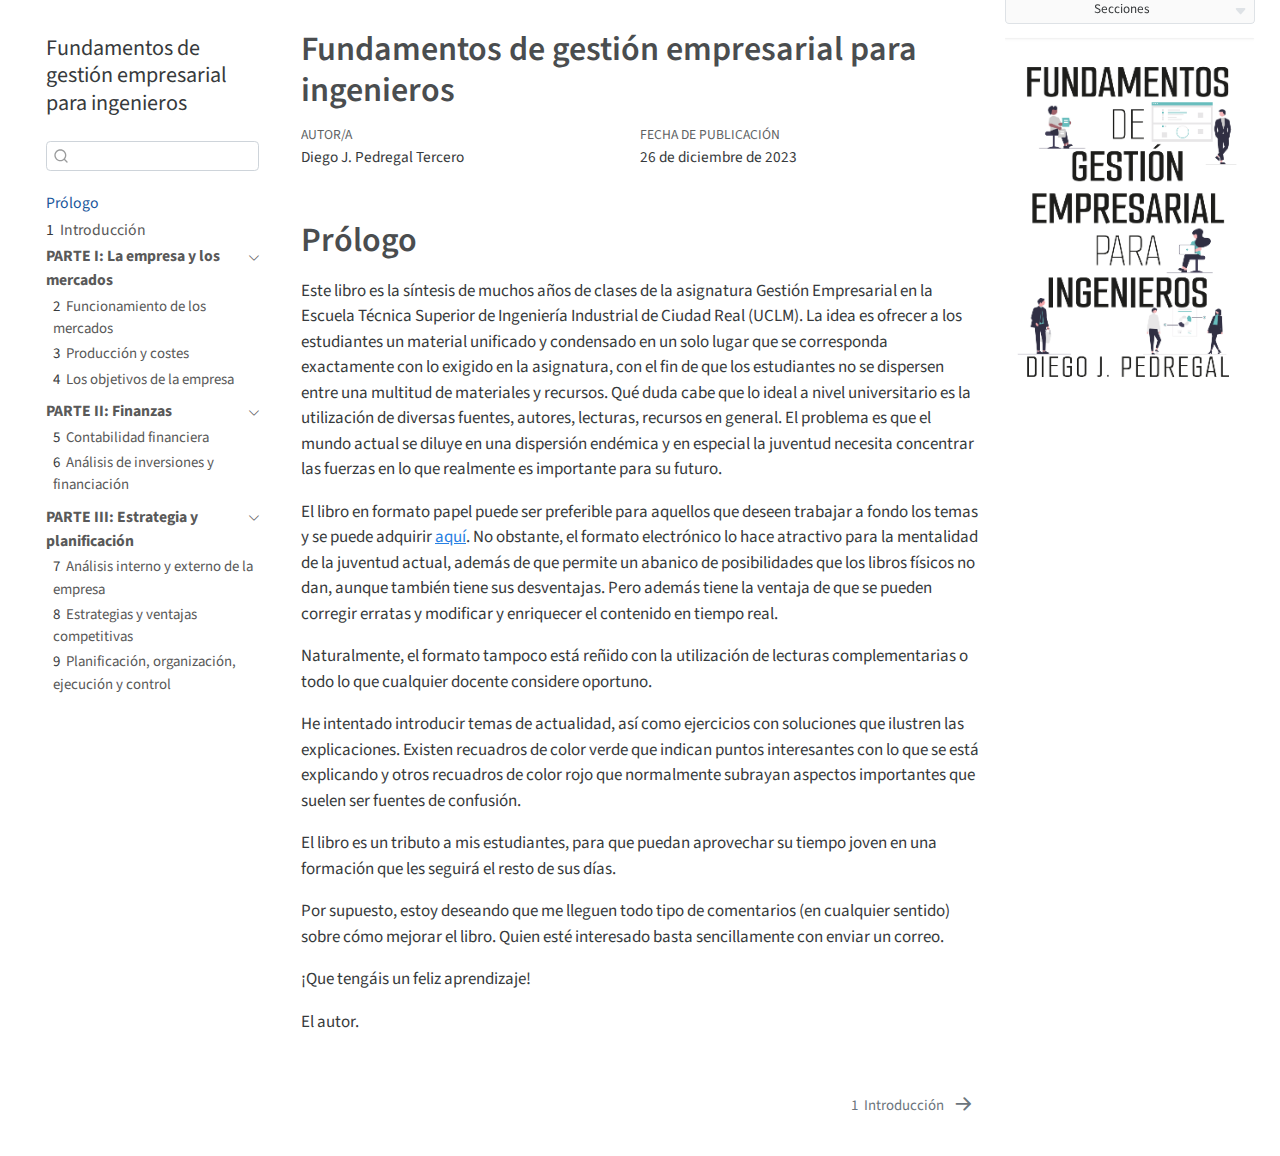
<file: index.html>
<!DOCTYPE html>
<html xmlns="http://www.w3.org/1999/xhtml" lang="es" xml:lang="es"><head>

<meta charset="utf-8">
<meta name="generator" content="quarto-1.3.450">

<meta name="viewport" content="width=device-width, initial-scale=1.0, user-scalable=yes">

<meta name="author" content="Diego J. Pedregal Tercero">

<title>Fundamentos de gestión empresarial para ingenieros</title>
<style>
code{white-space: pre-wrap;}
span.smallcaps{font-variant: small-caps;}
div.columns{display: flex; gap: min(4vw, 1.5em);}
div.column{flex: auto; overflow-x: auto;}
div.hanging-indent{margin-left: 1.5em; text-indent: -1.5em;}
ul.task-list{list-style: none;}
ul.task-list li input[type="checkbox"] {
  width: 0.8em;
  margin: 0 0.8em 0.2em -1em; /* quarto-specific, see https://github.com/quarto-dev/quarto-cli/issues/4556 */ 
  vertical-align: middle;
}
</style>


<script src="site_libs/quarto-nav/quarto-nav.js"></script>
<script src="site_libs/quarto-nav/headroom.min.js"></script>
<script src="site_libs/clipboard/clipboard.min.js"></script>
<script src="site_libs/quarto-search/autocomplete.umd.js"></script>
<script src="site_libs/quarto-search/fuse.min.js"></script>
<script src="site_libs/quarto-search/quarto-search.js"></script>
<meta name="quarto:offset" content="./">
<link href="./01-intro.html" rel="next">
<script src="site_libs/quarto-html/quarto.js"></script>
<script src="site_libs/quarto-html/popper.min.js"></script>
<script src="site_libs/quarto-html/tippy.umd.min.js"></script>
<script src="site_libs/quarto-html/anchor.min.js"></script>
<link href="site_libs/quarto-html/tippy.css" rel="stylesheet">
<link href="site_libs/quarto-html/quarto-syntax-highlighting.css" rel="stylesheet" id="quarto-text-highlighting-styles">
<script src="site_libs/bootstrap/bootstrap.min.js"></script>
<link href="site_libs/bootstrap/bootstrap-icons.css" rel="stylesheet">
<link href="site_libs/bootstrap/bootstrap.min.css" rel="stylesheet" id="quarto-bootstrap" data-mode="light">
<script id="quarto-search-options" type="application/json">{
  "location": "sidebar",
  "copy-button": false,
  "collapse-after": 3,
  "panel-placement": "start",
  "type": "textbox",
  "limit": 20,
  "language": {
    "search-no-results-text": "Sin resultados",
    "search-matching-documents-text": "documentos encontrados",
    "search-copy-link-title": "Copiar el enlace en la búsqueda",
    "search-hide-matches-text": "Ocultar resultados adicionales",
    "search-more-match-text": "resultado adicional en este documento",
    "search-more-matches-text": "resultados adicionales en este documento",
    "search-clear-button-title": "Borrar",
    "search-detached-cancel-button-title": "Cancelar",
    "search-submit-button-title": "Enviar",
    "search-label": "Buscar"
  }
}</script>


</head>

<body class="nav-sidebar floating slimcontent">

<div id="quarto-search-results"></div>
  <header id="quarto-header" class="headroom fixed-top">
  <nav class="quarto-secondary-nav">
    <div class="container-fluid d-flex">
      <button type="button" class="quarto-btn-toggle btn" data-bs-toggle="collapse" data-bs-target="#quarto-sidebar,#quarto-sidebar-glass" aria-controls="quarto-sidebar" aria-expanded="false" aria-label="Alternar barra lateral" onclick="if (window.quartoToggleHeadroom) { window.quartoToggleHeadroom(); }">
        <i class="bi bi-layout-text-sidebar-reverse"></i>
      </button>
      <nav class="quarto-page-breadcrumbs" aria-label="breadcrumb"><ol class="breadcrumb"><li class="breadcrumb-item"><a href="./index.html">Prólogo</a></li></ol></nav>
      <a class="flex-grow-1" role="button" data-bs-toggle="collapse" data-bs-target="#quarto-sidebar,#quarto-sidebar-glass" aria-controls="quarto-sidebar" aria-expanded="false" aria-label="Alternar barra lateral" onclick="if (window.quartoToggleHeadroom) { window.quartoToggleHeadroom(); }">      
      </a>
      <button type="button" class="btn quarto-search-button" aria-label="" onclick="window.quartoOpenSearch();">
        <i class="bi bi-search"></i>
      </button>
    </div>
  </nav>
</header>
<!-- content -->
<div id="quarto-content" class="quarto-container page-columns page-rows-contents page-layout-article">
<!-- sidebar -->
  <nav id="quarto-sidebar" class="sidebar collapse collapse-horizontal sidebar-navigation floating overflow-auto">
    <div class="pt-lg-2 mt-2 text-left sidebar-header">
    <div class="sidebar-title mb-0 py-0">
      <a href="./">Fundamentos de gestión empresarial para ingenieros</a> 
    </div>
      </div>
        <div class="mt-2 flex-shrink-0 align-items-center">
        <div class="sidebar-search">
        <div id="quarto-search" class="" title="Buscar"></div>
        </div>
        </div>
    <div class="sidebar-menu-container"> 
    <ul class="list-unstyled mt-1">
        <li class="sidebar-item">
  <div class="sidebar-item-container"> 
  <a href="./index.html" class="sidebar-item-text sidebar-link active">
 <span class="menu-text">Prólogo</span></a>
  </div>
</li>
        <li class="sidebar-item">
  <div class="sidebar-item-container"> 
  <a href="./01-intro.html" class="sidebar-item-text sidebar-link">
 <span class="menu-text"><span class="chapter-number">1</span>&nbsp; <span class="chapter-title">Introducción</span></span></a>
  </div>
</li>
        <li class="sidebar-item sidebar-item-section">
      <div class="sidebar-item-container"> 
            <a class="sidebar-item-text sidebar-link text-start" data-bs-toggle="collapse" data-bs-target="#quarto-sidebar-section-1" aria-expanded="true">
 <span class="menu-text"><strong>PARTE I: La empresa y los mercados</strong></span></a>
          <a class="sidebar-item-toggle text-start" data-bs-toggle="collapse" data-bs-target="#quarto-sidebar-section-1" aria-expanded="true" aria-label="Alternar sección">
            <i class="bi bi-chevron-right ms-2"></i>
          </a> 
      </div>
      <ul id="quarto-sidebar-section-1" class="collapse list-unstyled sidebar-section depth1 show">  
          <li class="sidebar-item">
  <div class="sidebar-item-container"> 
  <a href="./02-mercado.html" class="sidebar-item-text sidebar-link">
 <span class="menu-text"><span class="chapter-number">2</span>&nbsp; <span class="chapter-title">Funcionamiento de los mercados</span></span></a>
  </div>
</li>
          <li class="sidebar-item">
  <div class="sidebar-item-container"> 
  <a href="./03-costes.html" class="sidebar-item-text sidebar-link">
 <span class="menu-text"><span class="chapter-number">3</span>&nbsp; <span class="chapter-title">Producción y costes</span></span></a>
  </div>
</li>
          <li class="sidebar-item">
  <div class="sidebar-item-container"> 
  <a href="./04-objetivos.html" class="sidebar-item-text sidebar-link">
 <span class="menu-text"><span class="chapter-number">4</span>&nbsp; <span class="chapter-title">Los objetivos de la empresa</span></span></a>
  </div>
</li>
      </ul>
  </li>
        <li class="sidebar-item sidebar-item-section">
      <div class="sidebar-item-container"> 
            <a class="sidebar-item-text sidebar-link text-start" data-bs-toggle="collapse" data-bs-target="#quarto-sidebar-section-2" aria-expanded="true">
 <span class="menu-text"><strong>PARTE II: Finanzas</strong></span></a>
          <a class="sidebar-item-toggle text-start" data-bs-toggle="collapse" data-bs-target="#quarto-sidebar-section-2" aria-expanded="true" aria-label="Alternar sección">
            <i class="bi bi-chevron-right ms-2"></i>
          </a> 
      </div>
      <ul id="quarto-sidebar-section-2" class="collapse list-unstyled sidebar-section depth1 show">  
          <li class="sidebar-item">
  <div class="sidebar-item-container"> 
  <a href="./05-contabilidad.html" class="sidebar-item-text sidebar-link">
 <span class="menu-text"><span class="chapter-number">5</span>&nbsp; <span class="chapter-title">Contabilidad financiera</span></span></a>
  </div>
</li>
          <li class="sidebar-item">
  <div class="sidebar-item-container"> 
  <a href="./06-inversiones.html" class="sidebar-item-text sidebar-link">
 <span class="menu-text"><span class="chapter-number">6</span>&nbsp; <span class="chapter-title">Análisis de inversiones y financiación</span></span></a>
  </div>
</li>
      </ul>
  </li>
        <li class="sidebar-item sidebar-item-section">
      <div class="sidebar-item-container"> 
            <a class="sidebar-item-text sidebar-link text-start" data-bs-toggle="collapse" data-bs-target="#quarto-sidebar-section-3" aria-expanded="true">
 <span class="menu-text"><strong>PARTE III: Estrategia y planificación</strong></span></a>
          <a class="sidebar-item-toggle text-start" data-bs-toggle="collapse" data-bs-target="#quarto-sidebar-section-3" aria-expanded="true" aria-label="Alternar sección">
            <i class="bi bi-chevron-right ms-2"></i>
          </a> 
      </div>
      <ul id="quarto-sidebar-section-3" class="collapse list-unstyled sidebar-section depth1 show">  
          <li class="sidebar-item">
  <div class="sidebar-item-container"> 
  <a href="./07-interno.html" class="sidebar-item-text sidebar-link">
 <span class="menu-text"><span class="chapter-number">7</span>&nbsp; <span class="chapter-title">Análisis interno y externo de la empresa</span></span></a>
  </div>
</li>
          <li class="sidebar-item">
  <div class="sidebar-item-container"> 
  <a href="./08-estrategia.html" class="sidebar-item-text sidebar-link">
 <span class="menu-text"><span class="chapter-number">8</span>&nbsp; <span class="chapter-title">Estrategias y ventajas competitivas</span></span></a>
  </div>
</li>
          <li class="sidebar-item">
  <div class="sidebar-item-container"> 
  <a href="./09-control.html" class="sidebar-item-text sidebar-link">
 <span class="menu-text"><span class="chapter-number">9</span>&nbsp; <span class="chapter-title">Planificación, organización, ejecución y control</span></span></a>
  </div>
</li>
      </ul>
  </li>
    </ul>
    </div>
</nav>
<div id="quarto-sidebar-glass" data-bs-toggle="collapse" data-bs-target="#quarto-sidebar,#quarto-sidebar-glass"></div>
<!-- margin-sidebar -->
    <div id="quarto-margin-sidebar" class="sidebar margin-sidebar">
        <nav id="TOC" role="doc-toc" class="toc-active">
    <h2 id="toc-title">Secciones</h2>
   
  <ul>
  <li><a href="#prólogo" id="toc-prólogo" class="nav-link active" data-scroll-target="#prólogo">Prólogo</a></li>
  </ul>
</nav>
    </div>
<!-- main -->
<main class="content page-columns page-full" id="quarto-document-content">

<header id="title-block-header" class="quarto-title-block default">
<div class="quarto-title">
<h1 class="title">Fundamentos de gestión empresarial para ingenieros</h1>
</div>



<div class="quarto-title-meta">

    <div>
    <div class="quarto-title-meta-heading">Autor/a</div>
    <div class="quarto-title-meta-contents">
             <p>Diego J. Pedregal Tercero </p>
          </div>
  </div>
    
    <div>
    <div class="quarto-title-meta-heading">Fecha de publicación</div>
    <div class="quarto-title-meta-contents">
      <p class="date">26 de diciembre de 2023</p>
    </div>
  </div>
  
    
  </div>
  

</header>


<div class="no-row-height column-margin column-container"><div class="">
<div class="quarto-figure quarto-figure-center">
<figure class="figure">
<p><a href="https://www.amazon.es/Fundamentos-gesti%C3%B3n-empresarial-para-ingenieros/dp/B0CR4G84FN/ref=sr_1_26?__mk_es_ES=%C3%85M%C3%85%C5%BD%C3%95%C3%91&amp;crid=373O5G2IPJN4J&amp;keywords=pedregal&amp;qid=1704368462&amp;sprefix=pedregal%2Caps%2C108&amp;sr=8-26" target="_blank"><img src="portadaAmazon.png" class="img-fluid figure-img"></a></p>
</figure>
</div>
</div></div><section id="prólogo" class="level1 unnumbered">
<h1 class="unnumbered">Prólogo</h1>
<!-- ```{r, column="margin", } -->
<!-- knitr::include_graphics("portadaAmazon.png") -->
<!-- ``` -->
<p>Este libro es la síntesis de muchos años de clases de la asignatura Gestión Empresarial en la Escuela Técnica Superior de Ingeniería Industrial de Ciudad Real (UCLM). La idea es ofrecer a los estudiantes un material unificado y condensado en un solo lugar que se corresponda exactamente con lo exigido en la asignatura, con el fin de que los estudiantes no se dispersen entre una multitud de materiales y recursos. Qué duda cabe que lo ideal a nivel universitario es la utilización de diversas fuentes, autores, lecturas, recursos en general. El problema es que el mundo actual se diluye en una dispersión endémica y en especial la juventud necesita concentrar las fuerzas en lo que realmente es importante para su futuro.</p>
<p>El libro en formato papel puede ser preferible para aquellos que deseen trabajar a fondo los temas y se puede adquirir <a href="https://www.amazon.es/Fundamentos-gesti%C3%B3n-empresarial-para-ingenieros/dp/B0CR4G84FN/ref=sr_1_26?__mk_es_ES=%C3%85M%C3%85%C5%BD%C3%95%C3%91&amp;crid=373O5G2IPJN4J&amp;keywords=pedregal&amp;qid=1704368462&amp;sprefix=pedregal%2Caps%2C108&amp;sr=8-26" target="_blank">aquí</a>. No obstante, el formato electrónico lo hace atractivo para la mentalidad de la juventud actual, además de que permite un abanico de posibilidades que los libros físicos no dan, aunque también tiene sus desventajas. Pero además tiene la ventaja de que se pueden corregir erratas y modificar y enriquecer el contenido en tiempo real.</p>
<p>Naturalmente, el formato tampoco está reñido con la utilización de lecturas complementarias o todo lo que cualquier docente considere oportuno.</p>
<p>He intentado introducir temas de actualidad, así como ejercicios con soluciones que ilustren las explicaciones. Existen recuadros de color verde que indican puntos interesantes con lo que se está explicando y otros recuadros de color rojo que normalmente subrayan aspectos importantes que suelen ser fuentes de confusión.</p>
<p>El libro es un tributo a mis estudiantes, para que puedan aprovechar su tiempo joven en una formación que les seguirá el resto de sus días.</p>
<p>Por supuesto, estoy deseando que me lleguen todo tipo de comentarios (en cualquier sentido) sobre cómo mejorar el libro. Quien esté interesado basta sencillamente con enviar un correo.</p>
<p>¡Que tengáis un feliz aprendizaje!</p>
<p>El autor.</p>


</section>

</main> <!-- /main -->
<script id="quarto-html-after-body" type="application/javascript">
window.document.addEventListener("DOMContentLoaded", function (event) {
  const toggleBodyColorMode = (bsSheetEl) => {
    const mode = bsSheetEl.getAttribute("data-mode");
    const bodyEl = window.document.querySelector("body");
    if (mode === "dark") {
      bodyEl.classList.add("quarto-dark");
      bodyEl.classList.remove("quarto-light");
    } else {
      bodyEl.classList.add("quarto-light");
      bodyEl.classList.remove("quarto-dark");
    }
  }
  const toggleBodyColorPrimary = () => {
    const bsSheetEl = window.document.querySelector("link#quarto-bootstrap");
    if (bsSheetEl) {
      toggleBodyColorMode(bsSheetEl);
    }
  }
  toggleBodyColorPrimary();  
  const icon = "";
  const anchorJS = new window.AnchorJS();
  anchorJS.options = {
    placement: 'right',
    icon: icon
  };
  anchorJS.add('.anchored');
  const isCodeAnnotation = (el) => {
    for (const clz of el.classList) {
      if (clz.startsWith('code-annotation-')) {                     
        return true;
      }
    }
    return false;
  }
  const clipboard = new window.ClipboardJS('.code-copy-button', {
    text: function(trigger) {
      const codeEl = trigger.previousElementSibling.cloneNode(true);
      for (const childEl of codeEl.children) {
        if (isCodeAnnotation(childEl)) {
          childEl.remove();
        }
      }
      return codeEl.innerText;
    }
  });
  clipboard.on('success', function(e) {
    // button target
    const button = e.trigger;
    // don't keep focus
    button.blur();
    // flash "checked"
    button.classList.add('code-copy-button-checked');
    var currentTitle = button.getAttribute("title");
    button.setAttribute("title", "Copiado");
    let tooltip;
    if (window.bootstrap) {
      button.setAttribute("data-bs-toggle", "tooltip");
      button.setAttribute("data-bs-placement", "left");
      button.setAttribute("data-bs-title", "Copiado");
      tooltip = new bootstrap.Tooltip(button, 
        { trigger: "manual", 
          customClass: "code-copy-button-tooltip",
          offset: [0, -8]});
      tooltip.show();    
    }
    setTimeout(function() {
      if (tooltip) {
        tooltip.hide();
        button.removeAttribute("data-bs-title");
        button.removeAttribute("data-bs-toggle");
        button.removeAttribute("data-bs-placement");
      }
      button.setAttribute("title", currentTitle);
      button.classList.remove('code-copy-button-checked');
    }, 1000);
    // clear code selection
    e.clearSelection();
  });
  function tippyHover(el, contentFn) {
    const config = {
      allowHTML: true,
      content: contentFn,
      maxWidth: 500,
      delay: 100,
      arrow: false,
      appendTo: function(el) {
          return el.parentElement;
      },
      interactive: true,
      interactiveBorder: 10,
      theme: 'quarto',
      placement: 'bottom-start'
    };
    window.tippy(el, config); 
  }
  const noterefs = window.document.querySelectorAll('a[role="doc-noteref"]');
  for (var i=0; i<noterefs.length; i++) {
    const ref = noterefs[i];
    tippyHover(ref, function() {
      // use id or data attribute instead here
      let href = ref.getAttribute('data-footnote-href') || ref.getAttribute('href');
      try { href = new URL(href).hash; } catch {}
      const id = href.replace(/^#\/?/, "");
      const note = window.document.getElementById(id);
      return note.innerHTML;
    });
  }
      let selectedAnnoteEl;
      const selectorForAnnotation = ( cell, annotation) => {
        let cellAttr = 'data-code-cell="' + cell + '"';
        let lineAttr = 'data-code-annotation="' +  annotation + '"';
        const selector = 'span[' + cellAttr + '][' + lineAttr + ']';
        return selector;
      }
      const selectCodeLines = (annoteEl) => {
        const doc = window.document;
        const targetCell = annoteEl.getAttribute("data-target-cell");
        const targetAnnotation = annoteEl.getAttribute("data-target-annotation");
        const annoteSpan = window.document.querySelector(selectorForAnnotation(targetCell, targetAnnotation));
        const lines = annoteSpan.getAttribute("data-code-lines").split(",");
        const lineIds = lines.map((line) => {
          return targetCell + "-" + line;
        })
        let top = null;
        let height = null;
        let parent = null;
        if (lineIds.length > 0) {
            //compute the position of the single el (top and bottom and make a div)
            const el = window.document.getElementById(lineIds[0]);
            top = el.offsetTop;
            height = el.offsetHeight;
            parent = el.parentElement.parentElement;
          if (lineIds.length > 1) {
            const lastEl = window.document.getElementById(lineIds[lineIds.length - 1]);
            const bottom = lastEl.offsetTop + lastEl.offsetHeight;
            height = bottom - top;
          }
          if (top !== null && height !== null && parent !== null) {
            // cook up a div (if necessary) and position it 
            let div = window.document.getElementById("code-annotation-line-highlight");
            if (div === null) {
              div = window.document.createElement("div");
              div.setAttribute("id", "code-annotation-line-highlight");
              div.style.position = 'absolute';
              parent.appendChild(div);
            }
            div.style.top = top - 2 + "px";
            div.style.height = height + 4 + "px";
            let gutterDiv = window.document.getElementById("code-annotation-line-highlight-gutter");
            if (gutterDiv === null) {
              gutterDiv = window.document.createElement("div");
              gutterDiv.setAttribute("id", "code-annotation-line-highlight-gutter");
              gutterDiv.style.position = 'absolute';
              const codeCell = window.document.getElementById(targetCell);
              const gutter = codeCell.querySelector('.code-annotation-gutter');
              gutter.appendChild(gutterDiv);
            }
            gutterDiv.style.top = top - 2 + "px";
            gutterDiv.style.height = height + 4 + "px";
          }
          selectedAnnoteEl = annoteEl;
        }
      };
      const unselectCodeLines = () => {
        const elementsIds = ["code-annotation-line-highlight", "code-annotation-line-highlight-gutter"];
        elementsIds.forEach((elId) => {
          const div = window.document.getElementById(elId);
          if (div) {
            div.remove();
          }
        });
        selectedAnnoteEl = undefined;
      };
      // Attach click handler to the DT
      const annoteDls = window.document.querySelectorAll('dt[data-target-cell]');
      for (const annoteDlNode of annoteDls) {
        annoteDlNode.addEventListener('click', (event) => {
          const clickedEl = event.target;
          if (clickedEl !== selectedAnnoteEl) {
            unselectCodeLines();
            const activeEl = window.document.querySelector('dt[data-target-cell].code-annotation-active');
            if (activeEl) {
              activeEl.classList.remove('code-annotation-active');
            }
            selectCodeLines(clickedEl);
            clickedEl.classList.add('code-annotation-active');
          } else {
            // Unselect the line
            unselectCodeLines();
            clickedEl.classList.remove('code-annotation-active');
          }
        });
      }
  const findCites = (el) => {
    const parentEl = el.parentElement;
    if (parentEl) {
      const cites = parentEl.dataset.cites;
      if (cites) {
        return {
          el,
          cites: cites.split(' ')
        };
      } else {
        return findCites(el.parentElement)
      }
    } else {
      return undefined;
    }
  };
  var bibliorefs = window.document.querySelectorAll('a[role="doc-biblioref"]');
  for (var i=0; i<bibliorefs.length; i++) {
    const ref = bibliorefs[i];
    const citeInfo = findCites(ref);
    if (citeInfo) {
      tippyHover(citeInfo.el, function() {
        var popup = window.document.createElement('div');
        citeInfo.cites.forEach(function(cite) {
          var citeDiv = window.document.createElement('div');
          citeDiv.classList.add('hanging-indent');
          citeDiv.classList.add('csl-entry');
          var biblioDiv = window.document.getElementById('ref-' + cite);
          if (biblioDiv) {
            citeDiv.innerHTML = biblioDiv.innerHTML;
          }
          popup.appendChild(citeDiv);
        });
        return popup.innerHTML;
      });
    }
  }
});
</script>
<nav class="page-navigation">
  <div class="nav-page nav-page-previous">
  </div>
  <div class="nav-page nav-page-next">
      <a href="./01-intro.html" class="pagination-link">
        <span class="nav-page-text"><span class="chapter-number">1</span>&nbsp; <span class="chapter-title">Introducción</span></span> <i class="bi bi-arrow-right-short"></i>
      </a>
  </div>
</nav>
</div> <!-- /content -->



</body></html>
</file>
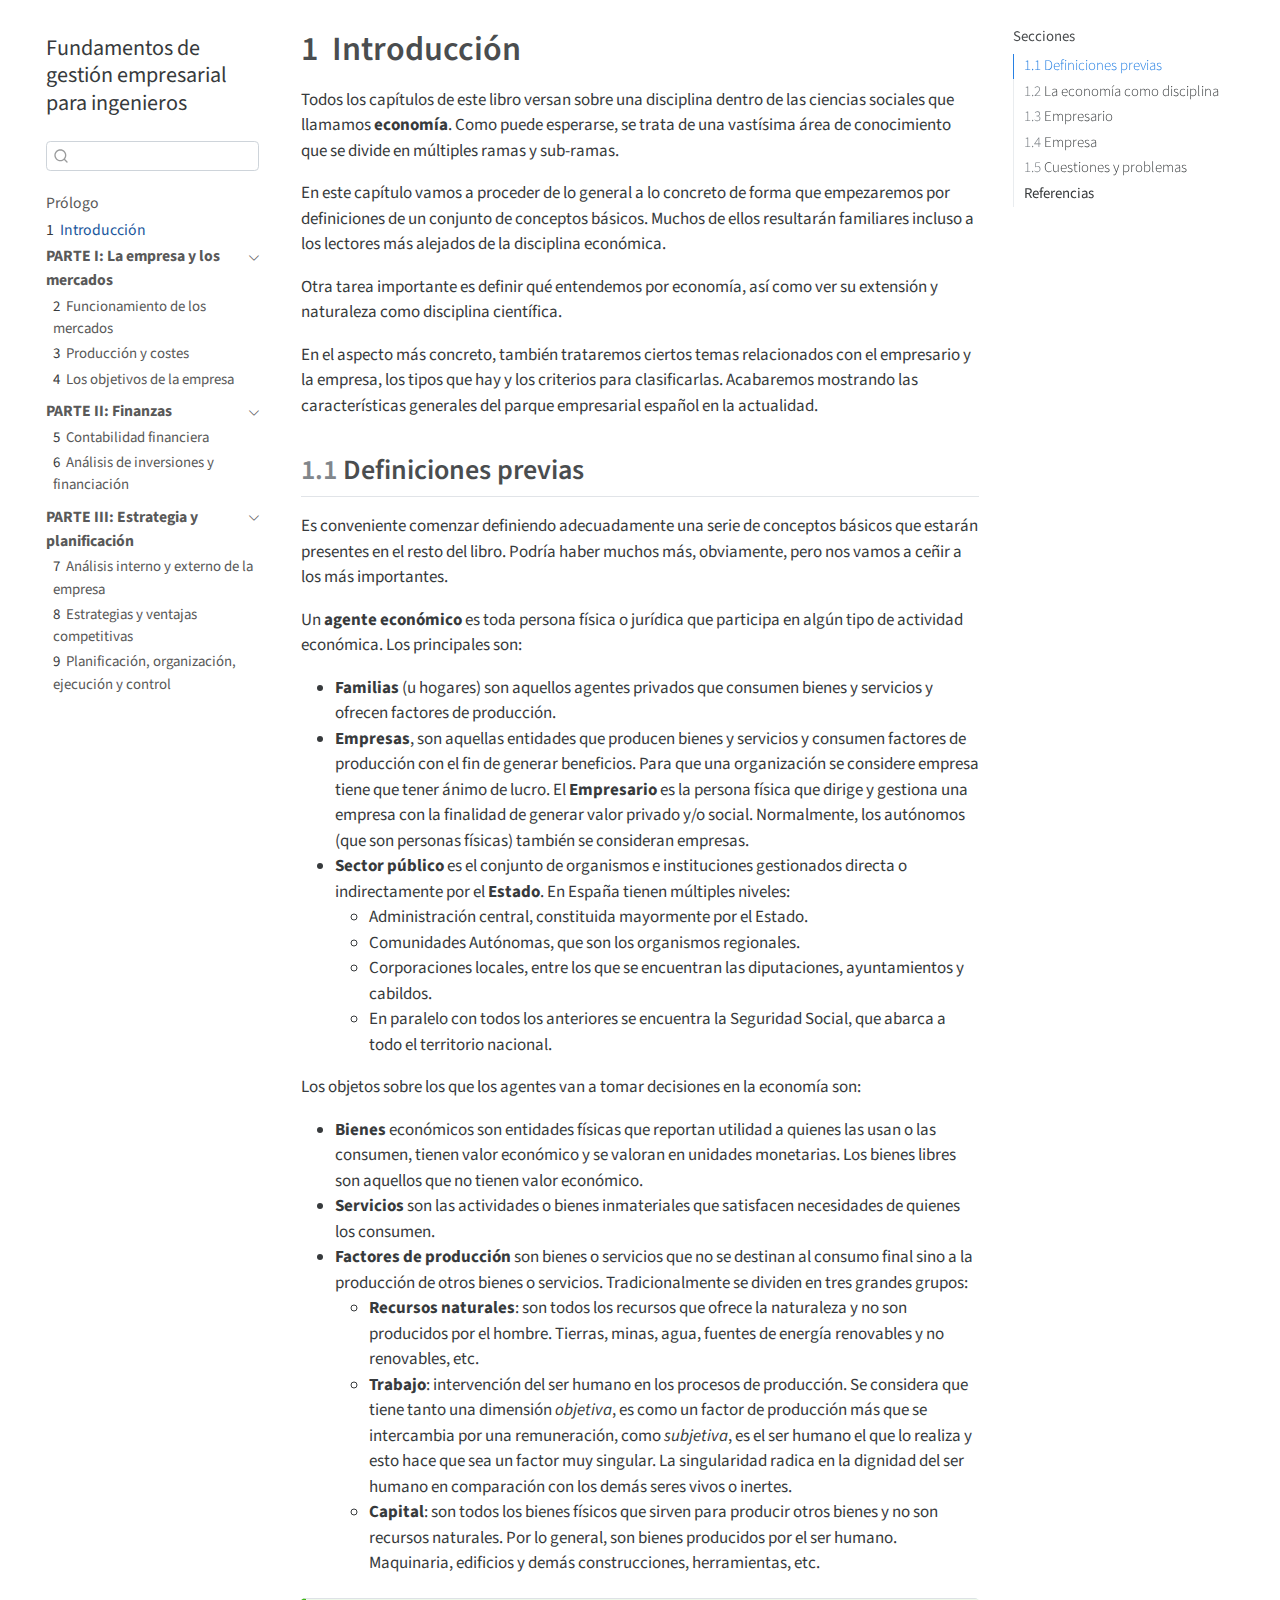
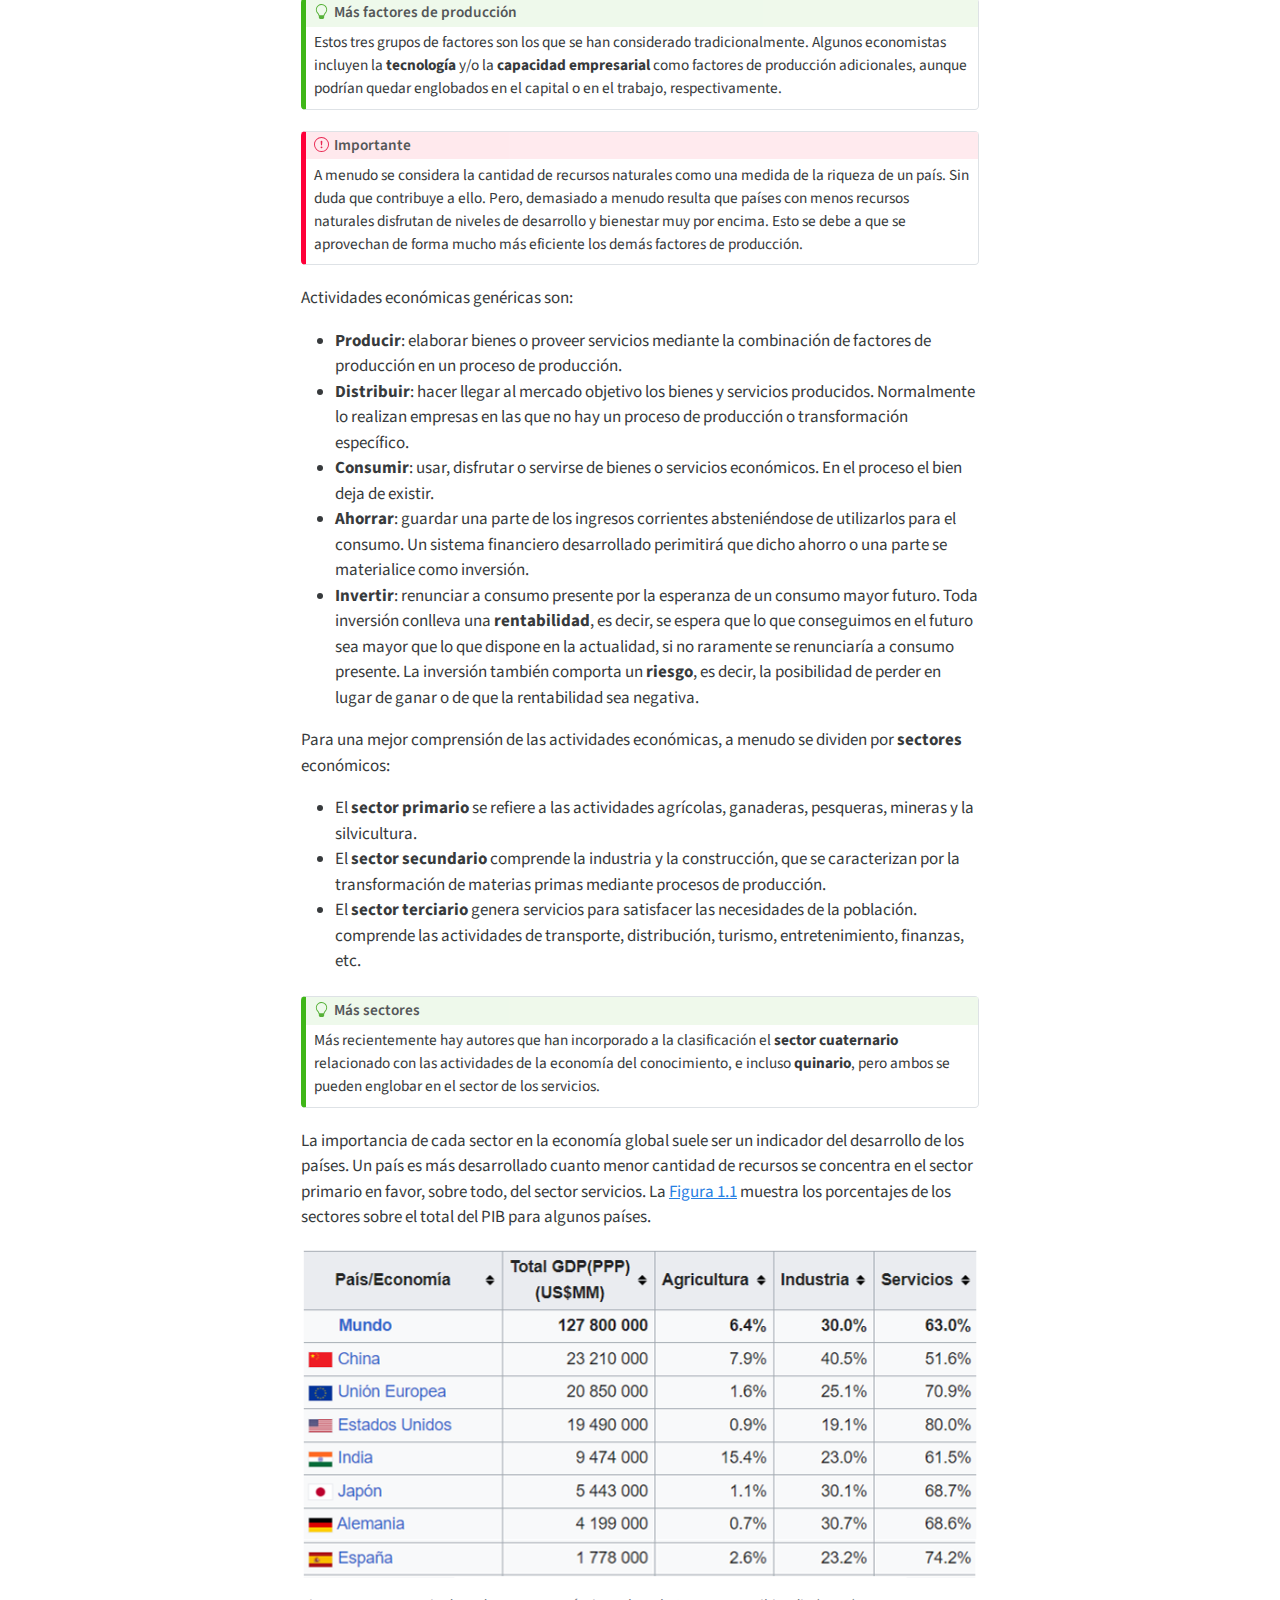
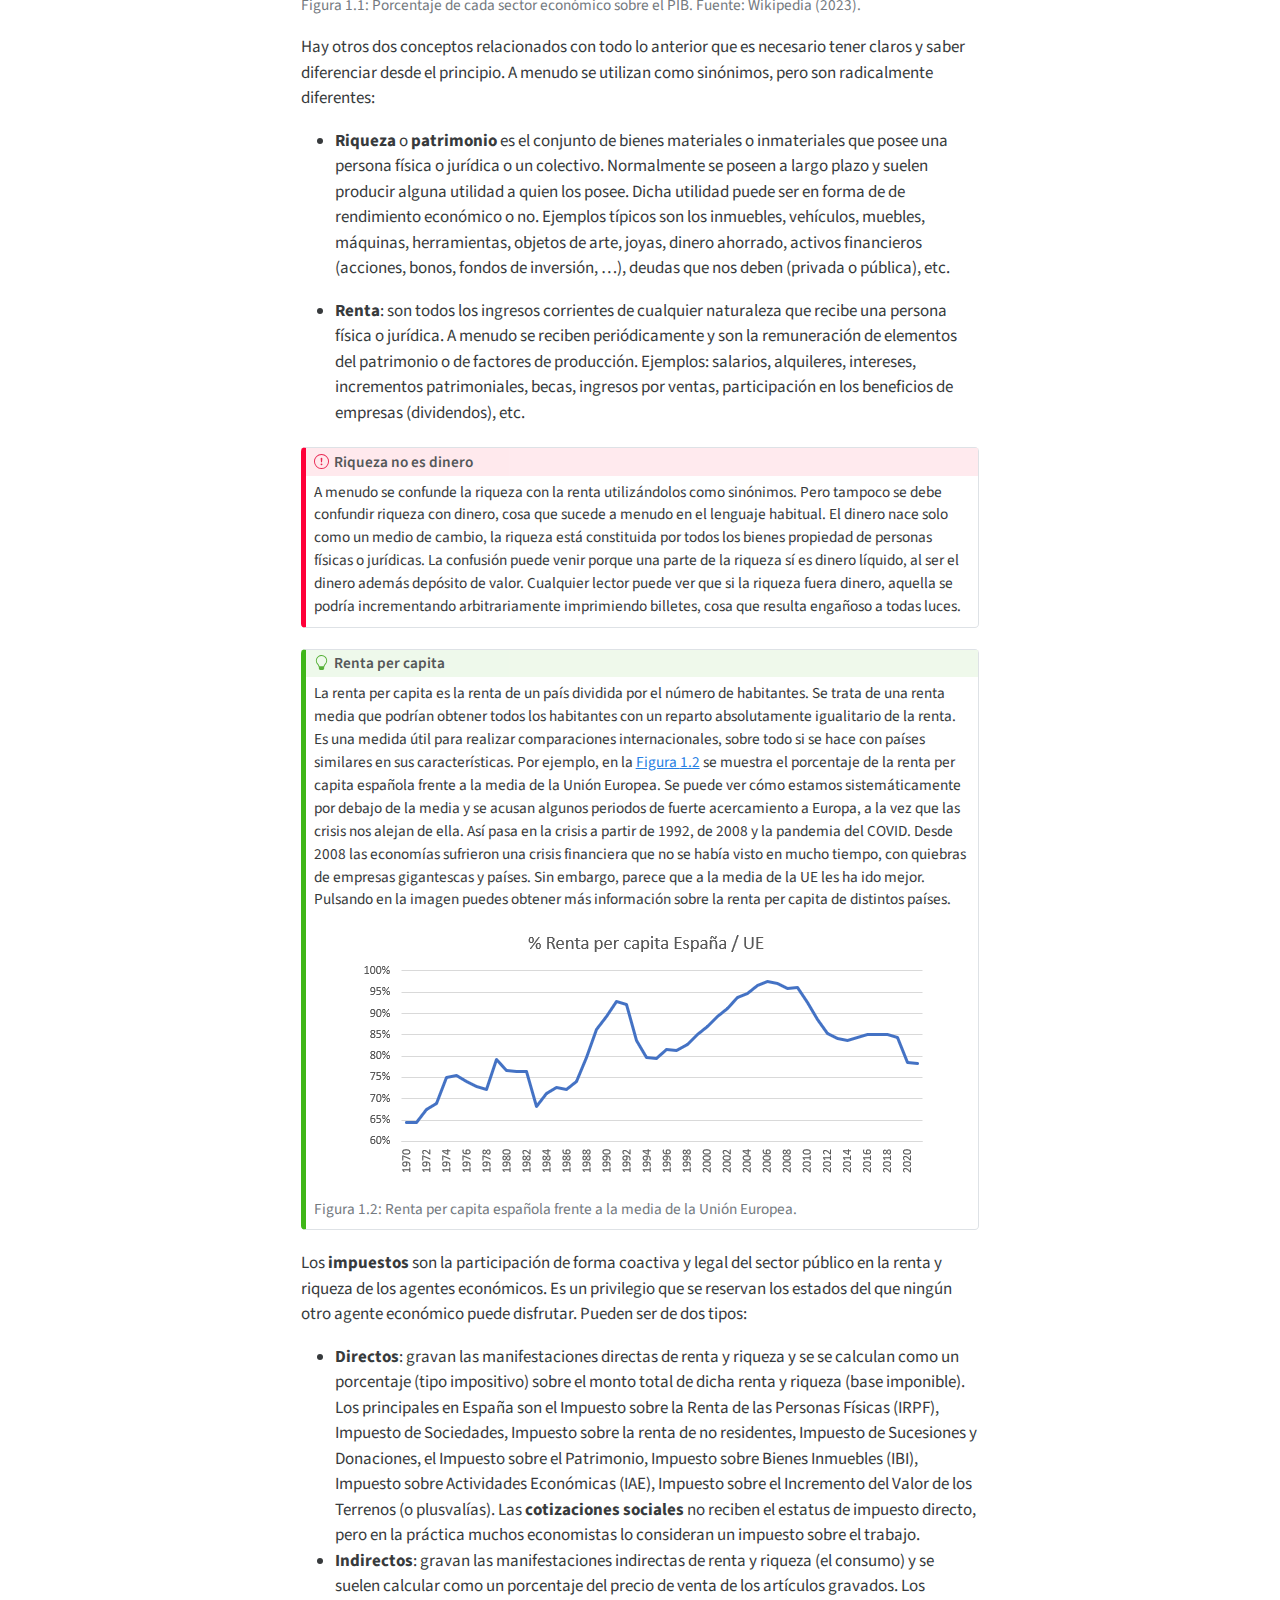
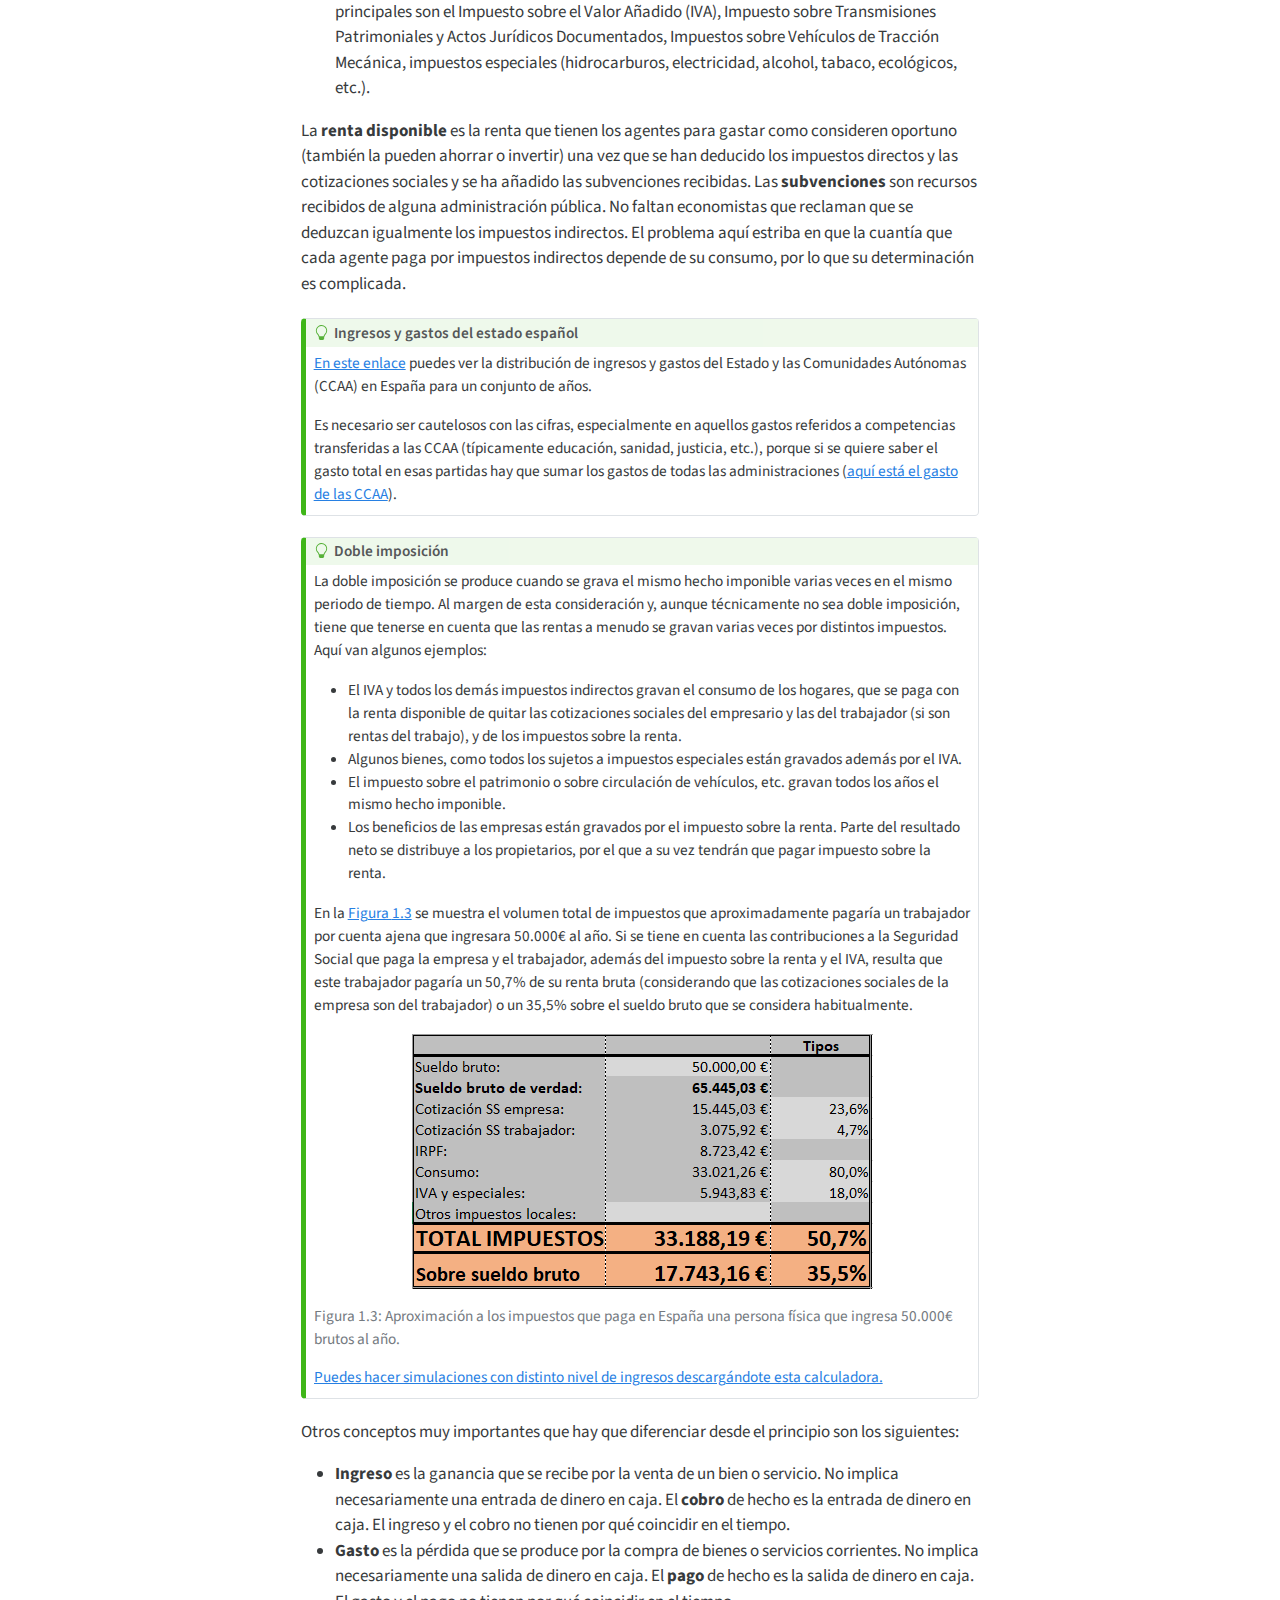
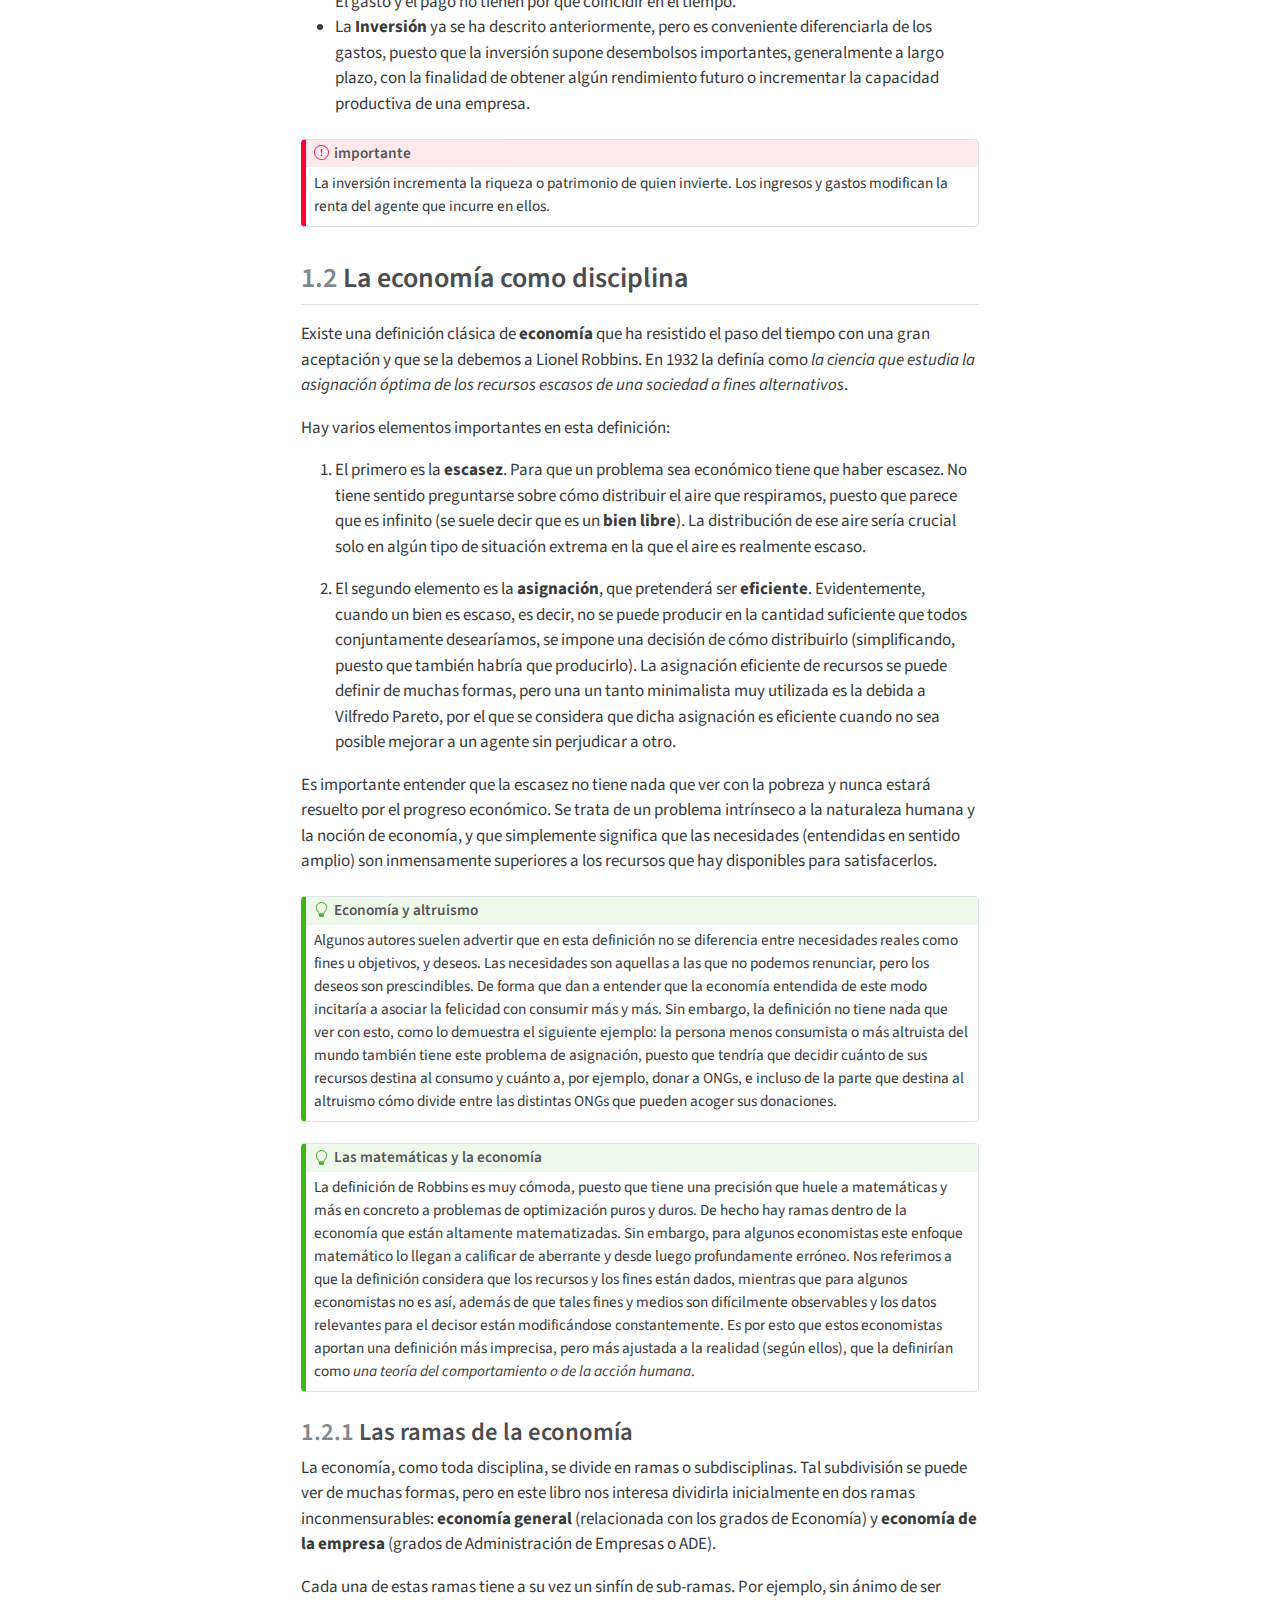
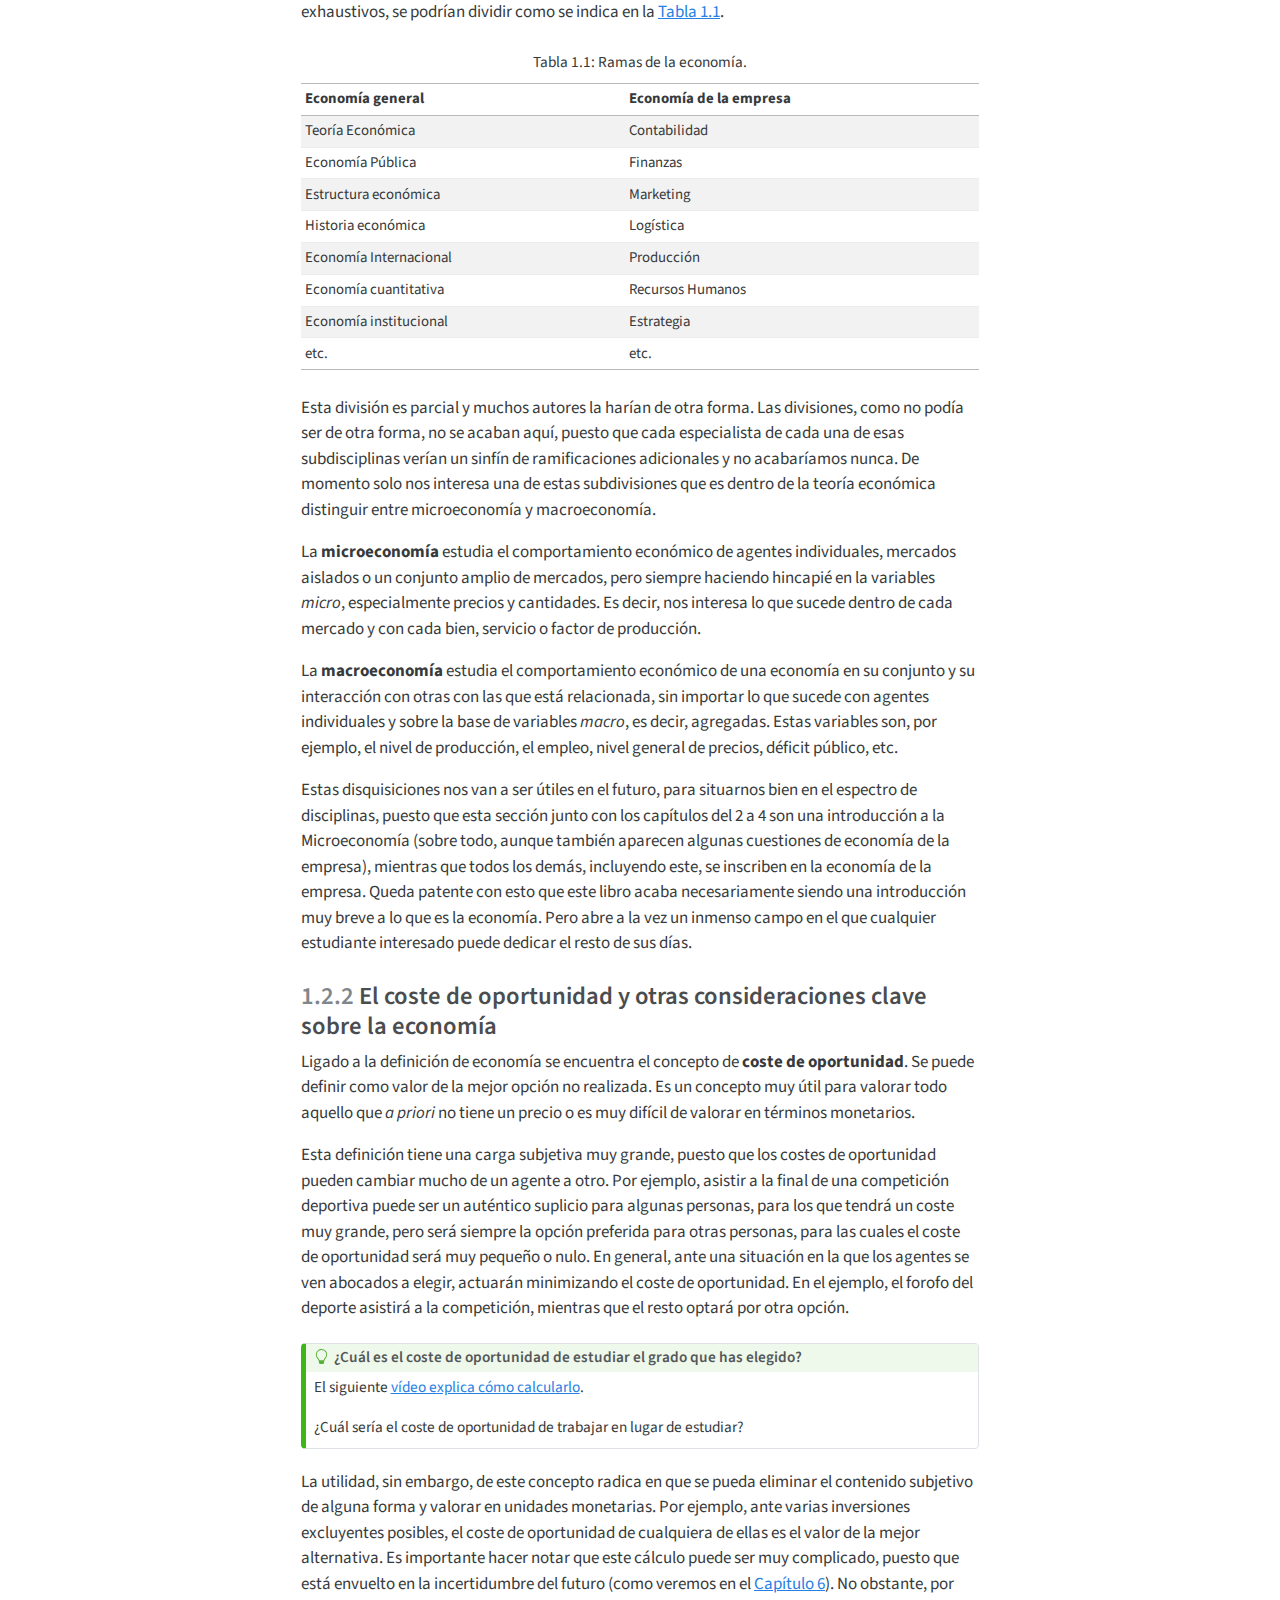
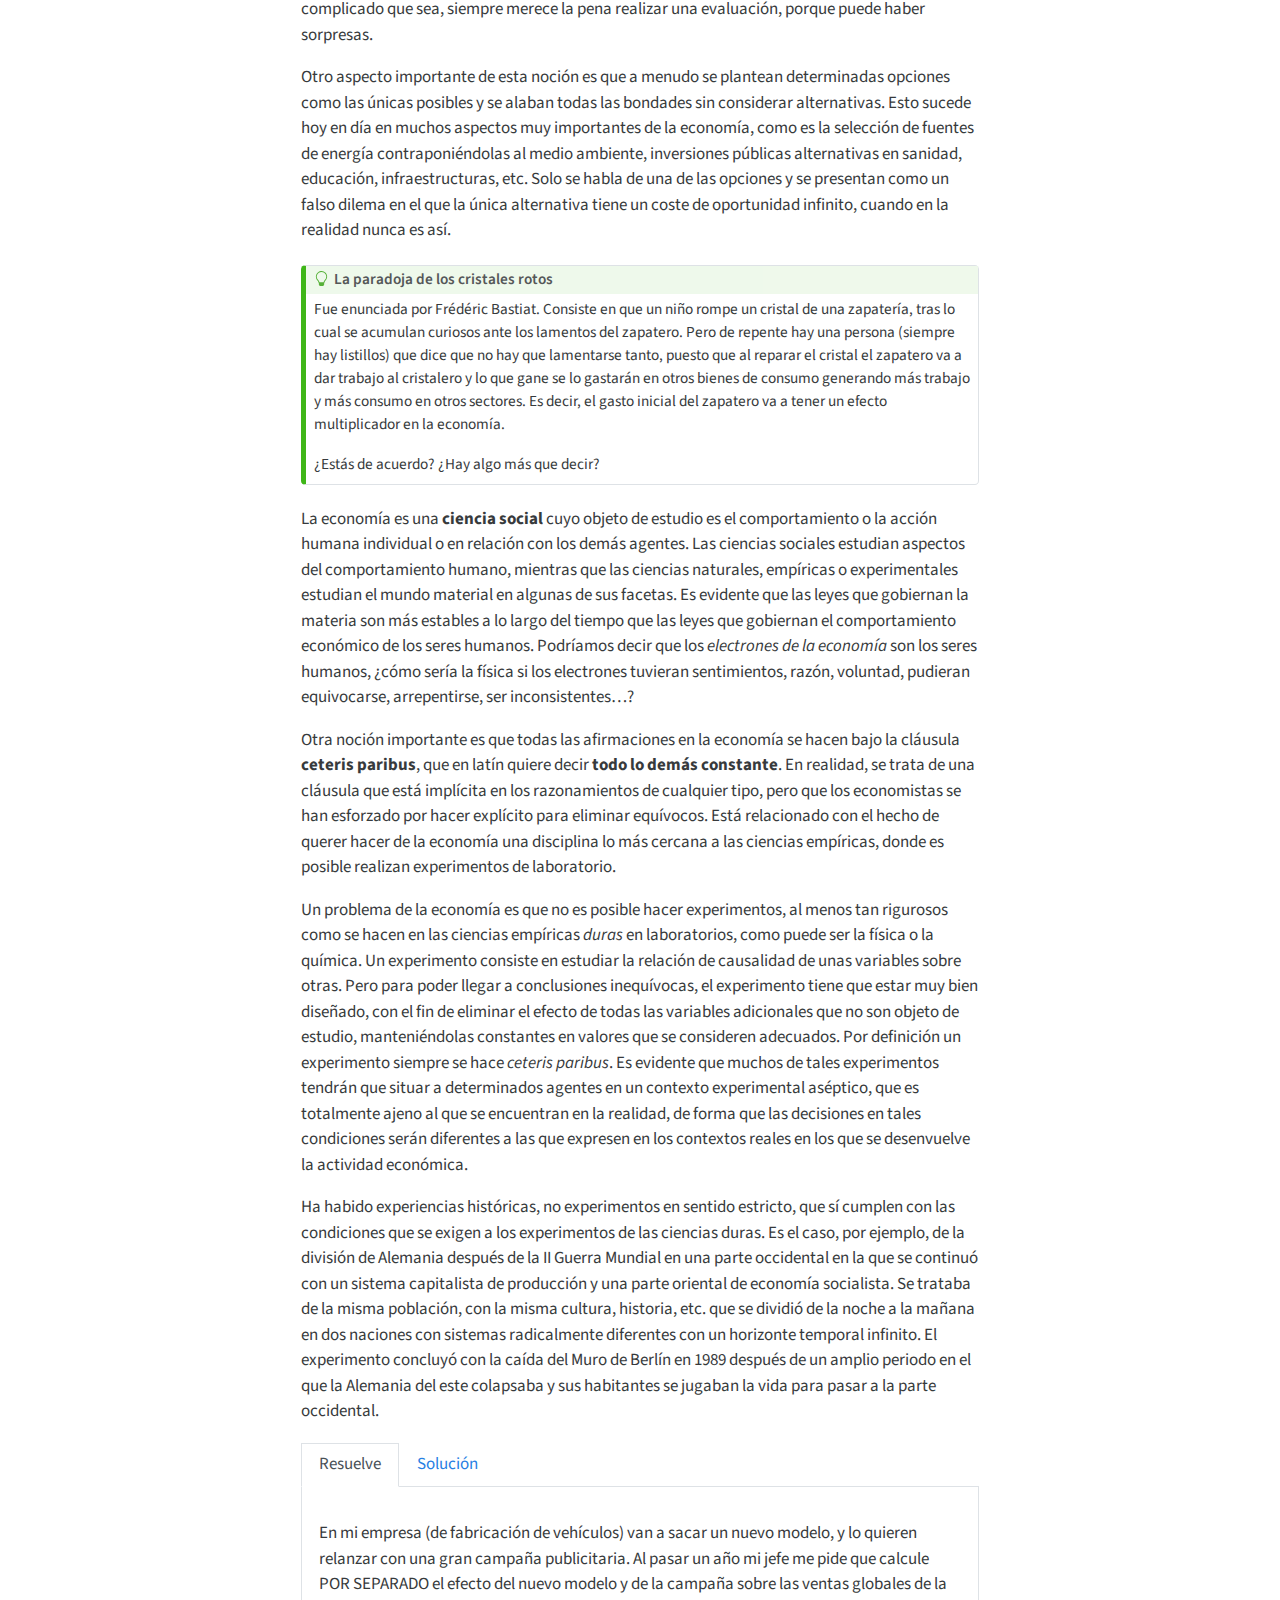
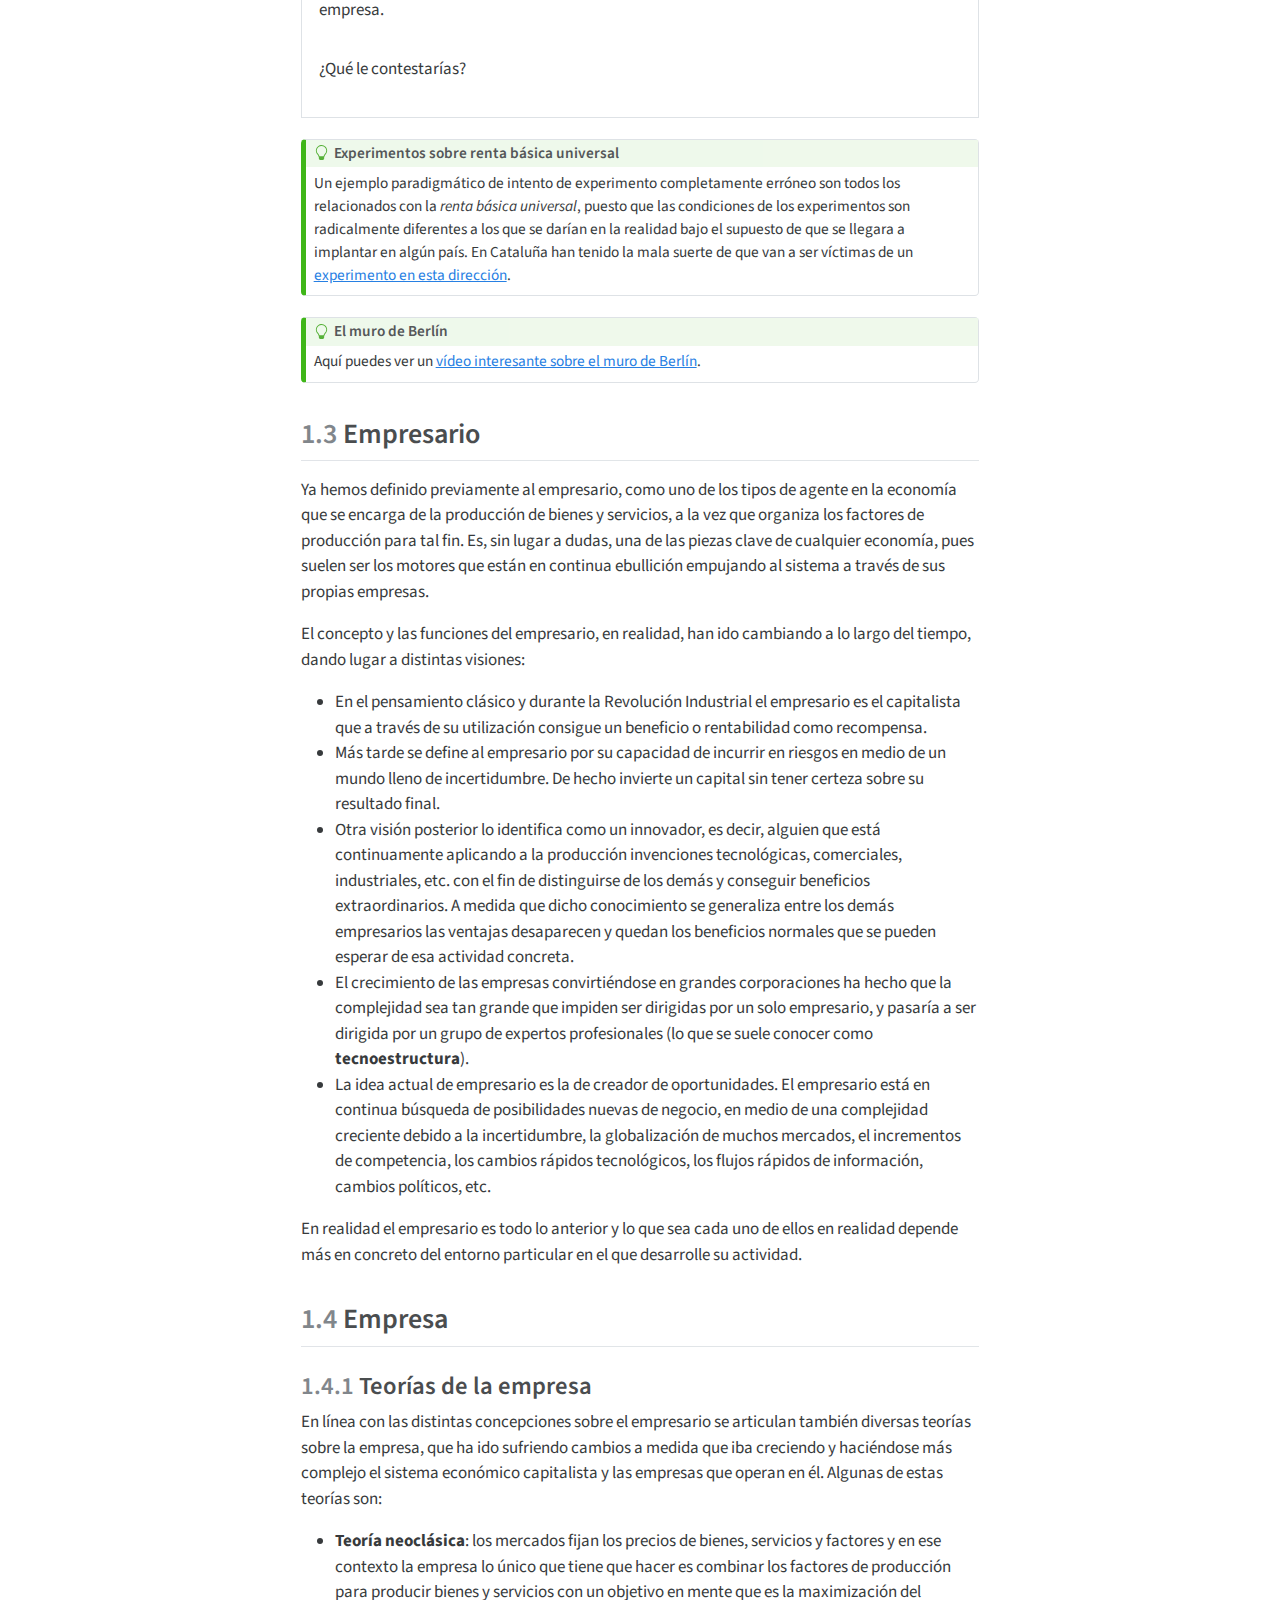
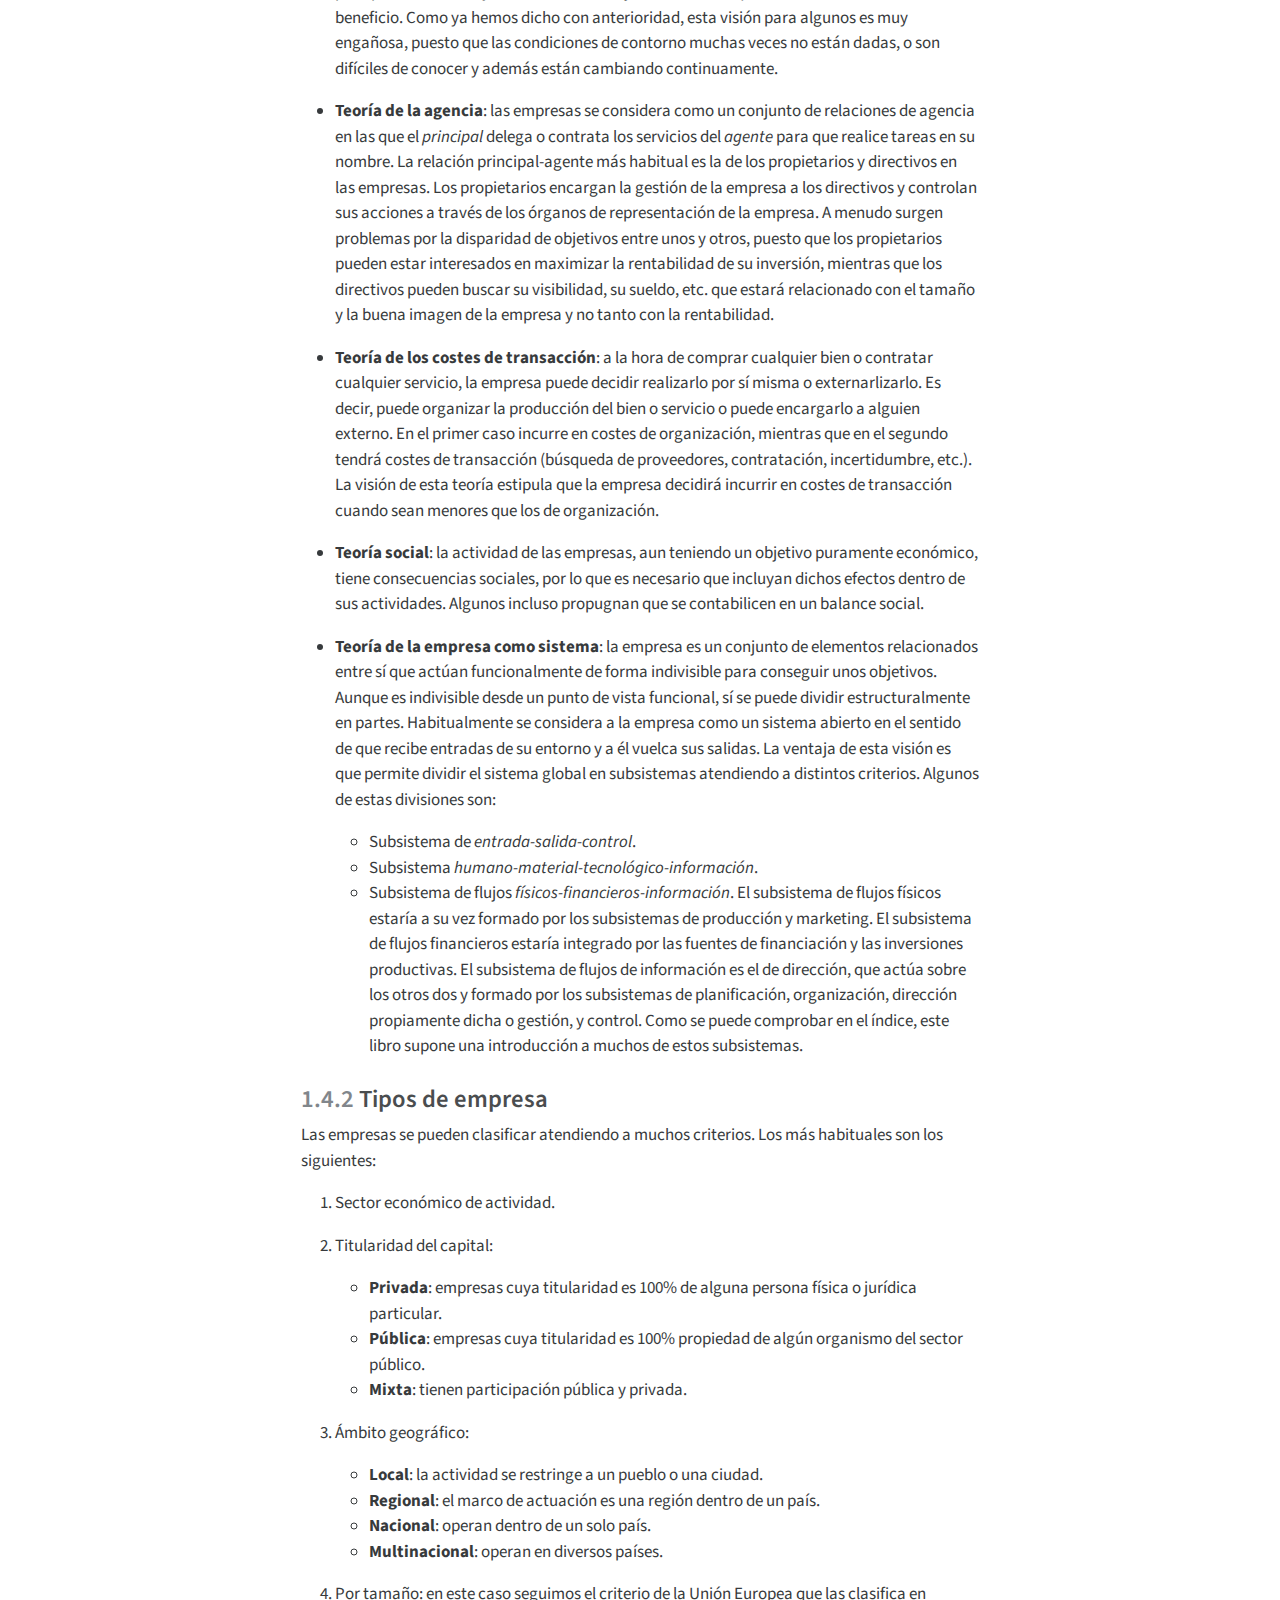
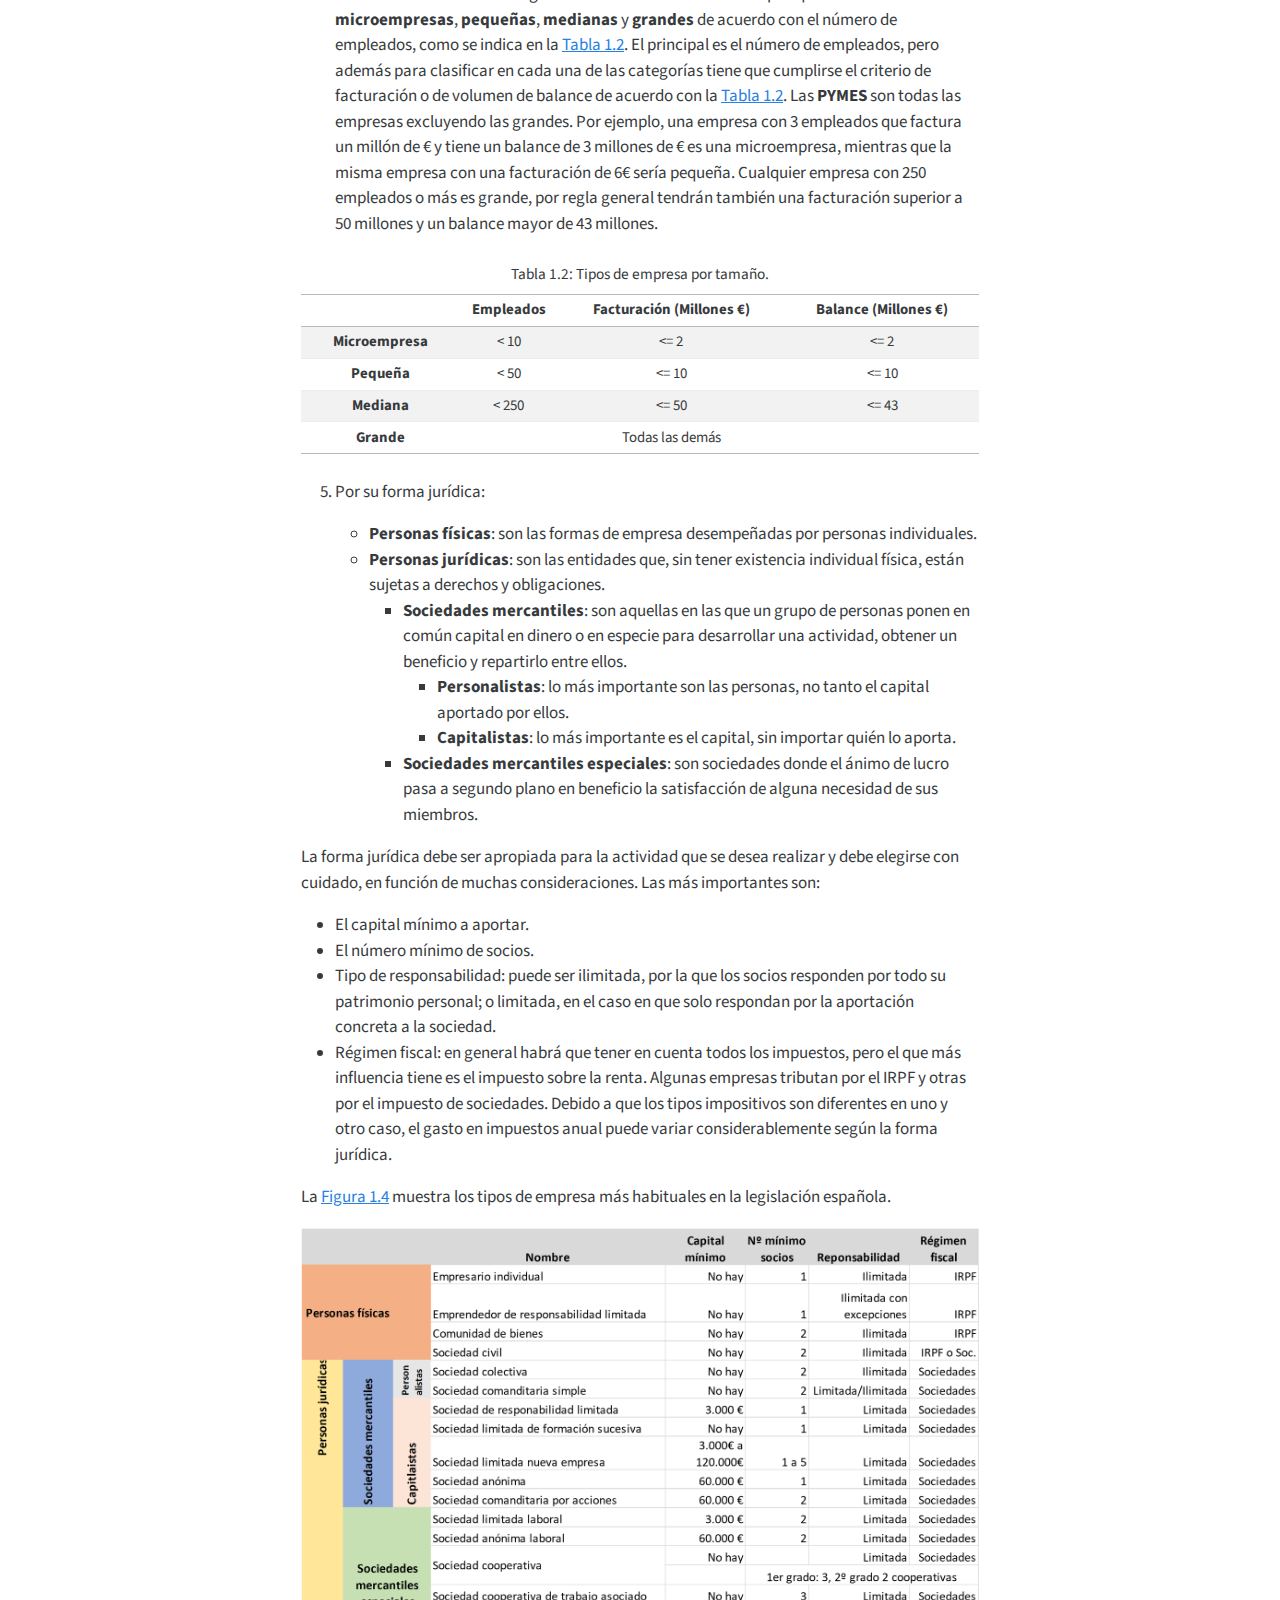
<file: 01-intro.html>
<!DOCTYPE html>
<html xmlns="http://www.w3.org/1999/xhtml" lang="es" xml:lang="es"><head>

<meta charset="utf-8">
<meta name="generator" content="quarto-1.3.450">

<meta name="viewport" content="width=device-width, initial-scale=1.0, user-scalable=yes">


<title>Fundamentos de gestión empresarial para ingenieros - 1&nbsp; Introducción</title>
<style>
code{white-space: pre-wrap;}
span.smallcaps{font-variant: small-caps;}
div.columns{display: flex; gap: min(4vw, 1.5em);}
div.column{flex: auto; overflow-x: auto;}
div.hanging-indent{margin-left: 1.5em; text-indent: -1.5em;}
ul.task-list{list-style: none;}
ul.task-list li input[type="checkbox"] {
  width: 0.8em;
  margin: 0 0.8em 0.2em -1em; /* quarto-specific, see https://github.com/quarto-dev/quarto-cli/issues/4556 */ 
  vertical-align: middle;
}
</style>


<script src="site_libs/quarto-nav/quarto-nav.js"></script>
<script src="site_libs/quarto-nav/headroom.min.js"></script>
<script src="site_libs/clipboard/clipboard.min.js"></script>
<script src="site_libs/quarto-search/autocomplete.umd.js"></script>
<script src="site_libs/quarto-search/fuse.min.js"></script>
<script src="site_libs/quarto-search/quarto-search.js"></script>
<meta name="quarto:offset" content="./">
<link href="./02-mercado.html" rel="next">
<link href="./index.html" rel="prev">
<script src="site_libs/quarto-html/quarto.js"></script>
<script src="site_libs/quarto-html/popper.min.js"></script>
<script src="site_libs/quarto-html/tippy.umd.min.js"></script>
<script src="site_libs/quarto-html/anchor.min.js"></script>
<link href="site_libs/quarto-html/tippy.css" rel="stylesheet">
<link href="site_libs/quarto-html/quarto-syntax-highlighting.css" rel="stylesheet" id="quarto-text-highlighting-styles">
<script src="site_libs/bootstrap/bootstrap.min.js"></script>
<link href="site_libs/bootstrap/bootstrap-icons.css" rel="stylesheet">
<link href="site_libs/bootstrap/bootstrap.min.css" rel="stylesheet" id="quarto-bootstrap" data-mode="light">
<script id="quarto-search-options" type="application/json">{
  "location": "sidebar",
  "copy-button": false,
  "collapse-after": 3,
  "panel-placement": "start",
  "type": "textbox",
  "limit": 20,
  "language": {
    "search-no-results-text": "Sin resultados",
    "search-matching-documents-text": "documentos encontrados",
    "search-copy-link-title": "Copiar el enlace en la búsqueda",
    "search-hide-matches-text": "Ocultar resultados adicionales",
    "search-more-match-text": "resultado adicional en este documento",
    "search-more-matches-text": "resultados adicionales en este documento",
    "search-clear-button-title": "Borrar",
    "search-detached-cancel-button-title": "Cancelar",
    "search-submit-button-title": "Enviar",
    "search-label": "Buscar"
  }
}</script>


</head>

<body class="nav-sidebar floating">

<div id="quarto-search-results"></div>
  <header id="quarto-header" class="headroom fixed-top">
  <nav class="quarto-secondary-nav">
    <div class="container-fluid d-flex">
      <button type="button" class="quarto-btn-toggle btn" data-bs-toggle="collapse" data-bs-target="#quarto-sidebar,#quarto-sidebar-glass" aria-controls="quarto-sidebar" aria-expanded="false" aria-label="Alternar barra lateral" onclick="if (window.quartoToggleHeadroom) { window.quartoToggleHeadroom(); }">
        <i class="bi bi-layout-text-sidebar-reverse"></i>
      </button>
      <nav class="quarto-page-breadcrumbs" aria-label="breadcrumb"><ol class="breadcrumb"><li class="breadcrumb-item"><a href="./01-intro.html"><span class="chapter-number">1</span>&nbsp; <span class="chapter-title">Introducción</span></a></li></ol></nav>
      <a class="flex-grow-1" role="button" data-bs-toggle="collapse" data-bs-target="#quarto-sidebar,#quarto-sidebar-glass" aria-controls="quarto-sidebar" aria-expanded="false" aria-label="Alternar barra lateral" onclick="if (window.quartoToggleHeadroom) { window.quartoToggleHeadroom(); }">      
      </a>
      <button type="button" class="btn quarto-search-button" aria-label="" onclick="window.quartoOpenSearch();">
        <i class="bi bi-search"></i>
      </button>
    </div>
  </nav>
</header>
<!-- content -->
<div id="quarto-content" class="quarto-container page-columns page-rows-contents page-layout-article">
<!-- sidebar -->
  <nav id="quarto-sidebar" class="sidebar collapse collapse-horizontal sidebar-navigation floating overflow-auto">
    <div class="pt-lg-2 mt-2 text-left sidebar-header">
    <div class="sidebar-title mb-0 py-0">
      <a href="./">Fundamentos de gestión empresarial para ingenieros</a> 
    </div>
      </div>
        <div class="mt-2 flex-shrink-0 align-items-center">
        <div class="sidebar-search">
        <div id="quarto-search" class="" title="Buscar"></div>
        </div>
        </div>
    <div class="sidebar-menu-container"> 
    <ul class="list-unstyled mt-1">
        <li class="sidebar-item">
  <div class="sidebar-item-container"> 
  <a href="./index.html" class="sidebar-item-text sidebar-link">
 <span class="menu-text">Prólogo</span></a>
  </div>
</li>
        <li class="sidebar-item">
  <div class="sidebar-item-container"> 
  <a href="./01-intro.html" class="sidebar-item-text sidebar-link active">
 <span class="menu-text"><span class="chapter-number">1</span>&nbsp; <span class="chapter-title">Introducción</span></span></a>
  </div>
</li>
        <li class="sidebar-item sidebar-item-section">
      <div class="sidebar-item-container"> 
            <a class="sidebar-item-text sidebar-link text-start" data-bs-toggle="collapse" data-bs-target="#quarto-sidebar-section-1" aria-expanded="true">
 <span class="menu-text"><strong>PARTE I: La empresa y los mercados</strong></span></a>
          <a class="sidebar-item-toggle text-start" data-bs-toggle="collapse" data-bs-target="#quarto-sidebar-section-1" aria-expanded="true" aria-label="Alternar sección">
            <i class="bi bi-chevron-right ms-2"></i>
          </a> 
      </div>
      <ul id="quarto-sidebar-section-1" class="collapse list-unstyled sidebar-section depth1 show">  
          <li class="sidebar-item">
  <div class="sidebar-item-container"> 
  <a href="./02-mercado.html" class="sidebar-item-text sidebar-link">
 <span class="menu-text"><span class="chapter-number">2</span>&nbsp; <span class="chapter-title">Funcionamiento de los mercados</span></span></a>
  </div>
</li>
          <li class="sidebar-item">
  <div class="sidebar-item-container"> 
  <a href="./03-costes.html" class="sidebar-item-text sidebar-link">
 <span class="menu-text"><span class="chapter-number">3</span>&nbsp; <span class="chapter-title">Producción y costes</span></span></a>
  </div>
</li>
          <li class="sidebar-item">
  <div class="sidebar-item-container"> 
  <a href="./04-objetivos.html" class="sidebar-item-text sidebar-link">
 <span class="menu-text"><span class="chapter-number">4</span>&nbsp; <span class="chapter-title">Los objetivos de la empresa</span></span></a>
  </div>
</li>
      </ul>
  </li>
        <li class="sidebar-item sidebar-item-section">
      <div class="sidebar-item-container"> 
            <a class="sidebar-item-text sidebar-link text-start" data-bs-toggle="collapse" data-bs-target="#quarto-sidebar-section-2" aria-expanded="true">
 <span class="menu-text"><strong>PARTE II: Finanzas</strong></span></a>
          <a class="sidebar-item-toggle text-start" data-bs-toggle="collapse" data-bs-target="#quarto-sidebar-section-2" aria-expanded="true" aria-label="Alternar sección">
            <i class="bi bi-chevron-right ms-2"></i>
          </a> 
      </div>
      <ul id="quarto-sidebar-section-2" class="collapse list-unstyled sidebar-section depth1 show">  
          <li class="sidebar-item">
  <div class="sidebar-item-container"> 
  <a href="./05-contabilidad.html" class="sidebar-item-text sidebar-link">
 <span class="menu-text"><span class="chapter-number">5</span>&nbsp; <span class="chapter-title">Contabilidad financiera</span></span></a>
  </div>
</li>
          <li class="sidebar-item">
  <div class="sidebar-item-container"> 
  <a href="./06-inversiones.html" class="sidebar-item-text sidebar-link">
 <span class="menu-text"><span class="chapter-number">6</span>&nbsp; <span class="chapter-title">Análisis de inversiones y financiación</span></span></a>
  </div>
</li>
      </ul>
  </li>
        <li class="sidebar-item sidebar-item-section">
      <div class="sidebar-item-container"> 
            <a class="sidebar-item-text sidebar-link text-start" data-bs-toggle="collapse" data-bs-target="#quarto-sidebar-section-3" aria-expanded="true">
 <span class="menu-text"><strong>PARTE III: Estrategia y planificación</strong></span></a>
          <a class="sidebar-item-toggle text-start" data-bs-toggle="collapse" data-bs-target="#quarto-sidebar-section-3" aria-expanded="true" aria-label="Alternar sección">
            <i class="bi bi-chevron-right ms-2"></i>
          </a> 
      </div>
      <ul id="quarto-sidebar-section-3" class="collapse list-unstyled sidebar-section depth1 show">  
          <li class="sidebar-item">
  <div class="sidebar-item-container"> 
  <a href="./07-interno.html" class="sidebar-item-text sidebar-link">
 <span class="menu-text"><span class="chapter-number">7</span>&nbsp; <span class="chapter-title">Análisis interno y externo de la empresa</span></span></a>
  </div>
</li>
          <li class="sidebar-item">
  <div class="sidebar-item-container"> 
  <a href="./08-estrategia.html" class="sidebar-item-text sidebar-link">
 <span class="menu-text"><span class="chapter-number">8</span>&nbsp; <span class="chapter-title">Estrategias y ventajas competitivas</span></span></a>
  </div>
</li>
          <li class="sidebar-item">
  <div class="sidebar-item-container"> 
  <a href="./09-control.html" class="sidebar-item-text sidebar-link">
 <span class="menu-text"><span class="chapter-number">9</span>&nbsp; <span class="chapter-title">Planificación, organización, ejecución y control</span></span></a>
  </div>
</li>
      </ul>
  </li>
    </ul>
    </div>
</nav>
<div id="quarto-sidebar-glass" data-bs-toggle="collapse" data-bs-target="#quarto-sidebar,#quarto-sidebar-glass"></div>
<!-- margin-sidebar -->
    <div id="quarto-margin-sidebar" class="sidebar margin-sidebar">
        <nav id="TOC" role="doc-toc" class="toc-active">
    <h2 id="toc-title">Secciones</h2>
   
  <ul>
  <li><a href="#definiciones-previas" id="toc-definiciones-previas" class="nav-link active" data-scroll-target="#definiciones-previas"><span class="header-section-number">1.1</span> Definiciones previas</a></li>
  <li><a href="#la-economía-como-disciplina" id="toc-la-economía-como-disciplina" class="nav-link" data-scroll-target="#la-economía-como-disciplina"><span class="header-section-number">1.2</span> La economía como disciplina</a>
  <ul class="collapse">
  <li><a href="#las-ramas-de-la-economía" id="toc-las-ramas-de-la-economía" class="nav-link" data-scroll-target="#las-ramas-de-la-economía"><span class="header-section-number">1.2.1</span> Las ramas de la economía</a></li>
  <li><a href="#el-coste-de-oportunidad-y-otras-consideraciones-clave-sobre-la-economía" id="toc-el-coste-de-oportunidad-y-otras-consideraciones-clave-sobre-la-economía" class="nav-link" data-scroll-target="#el-coste-de-oportunidad-y-otras-consideraciones-clave-sobre-la-economía"><span class="header-section-number">1.2.2</span> El coste de oportunidad y otras consideraciones clave sobre la economía</a></li>
  </ul></li>
  <li><a href="#empresario" id="toc-empresario" class="nav-link" data-scroll-target="#empresario"><span class="header-section-number">1.3</span> Empresario</a></li>
  <li><a href="#empresa" id="toc-empresa" class="nav-link" data-scroll-target="#empresa"><span class="header-section-number">1.4</span> Empresa</a>
  <ul class="collapse">
  <li><a href="#teorías-de-la-empresa" id="toc-teorías-de-la-empresa" class="nav-link" data-scroll-target="#teorías-de-la-empresa"><span class="header-section-number">1.4.1</span> Teorías de la empresa</a></li>
  <li><a href="#tipos-de-empresa" id="toc-tipos-de-empresa" class="nav-link" data-scroll-target="#tipos-de-empresa"><span class="header-section-number">1.4.2</span> Tipos de empresa</a></li>
  </ul></li>
  <li><a href="#cuestiones-y-problemas" id="toc-cuestiones-y-problemas" class="nav-link" data-scroll-target="#cuestiones-y-problemas"><span class="header-section-number">1.5</span> Cuestiones y problemas</a>
  <ul class="collapse">
  <li><a href="#cuestiones-y-problemas-resueltos" id="toc-cuestiones-y-problemas-resueltos" class="nav-link" data-scroll-target="#cuestiones-y-problemas-resueltos"><span class="header-section-number">1.5.1</span> Cuestiones y problemas resueltos</a></li>
  <li><a href="#cuestiones-y-problemas-propuestos" id="toc-cuestiones-y-problemas-propuestos" class="nav-link" data-scroll-target="#cuestiones-y-problemas-propuestos"><span class="header-section-number">1.5.2</span> Cuestiones y problemas propuestos</a></li>
  </ul></li>
  <li><a href="#referencias" id="toc-referencias" class="nav-link" data-scroll-target="#referencias"><strong>Referencias</strong></a></li>
  </ul>
</nav>
    </div>
<!-- main -->
<main class="content" id="quarto-document-content">

<header id="title-block-header" class="quarto-title-block default">
<div class="quarto-title">
<h1 class="title"><span id="sec-intro" class="quarto-section-identifier"><span class="chapter-number">1</span>&nbsp; <span class="chapter-title">Introducción</span></span></h1>
</div>



<div class="quarto-title-meta">

    
  
    
  </div>
  

</header>

<!-- ::: columns -->
<!-- ::: {.column width="10%"} -->
<!-- ::: -->
<!-- ::: {.column width="80%"} -->
<!--  -->
<!-- ::: -->
<!-- ::: {.column width="10%"} -->
<!-- ::: -->
<!-- ::: -->
<p>Todos los capítulos de este libro versan sobre una disciplina dentro de las ciencias sociales que llamamos <strong>economía</strong>. Como puede esperarse, se trata de una vastísima área de conocimiento que se divide en múltiples ramas y sub-ramas.</p>
<p>En este capítulo vamos a proceder de lo general a lo concreto de forma que empezaremos por definiciones de un conjunto de conceptos básicos. Muchos de ellos resultarán familiares incluso a los lectores más alejados de la disciplina económica.</p>
<p>Otra tarea importante es definir qué entendemos por economía, así como ver su extensión y naturaleza como disciplina científica.</p>
<p>En el aspecto más concreto, también trataremos ciertos temas relacionados con el empresario y la empresa, los tipos que hay y los criterios para clasificarlas. Acabaremos mostrando las características generales del parque empresarial español en la actualidad.</p>
<section id="definiciones-previas" class="level2" data-number="1.1">
<h2 data-number="1.1" class="anchored" data-anchor-id="definiciones-previas"><span class="header-section-number">1.1</span> Definiciones previas</h2>
<p>Es conveniente comenzar definiendo adecuadamente una serie de conceptos básicos que estarán presentes en el resto del libro. Podría haber muchos más, obviamente, pero nos vamos a ceñir a los más importantes.</p>
<p>Un <strong>agente económico</strong> es toda persona física o jurídica que participa en algún tipo de actividad económica. Los principales son:</p>
<ul>
<li><strong>Familias</strong> (u hogares) son aquellos agentes privados que consumen bienes y servicios y ofrecen factores de producción.</li>
<li><strong>Empresas</strong>, son aquellas entidades que producen bienes y servicios y consumen factores de producción con el fin de generar beneficios. Para que una organización se considere empresa tiene que tener ánimo de lucro. El <strong>Empresario</strong> es la persona física que dirige y gestiona una empresa con la finalidad de generar valor privado y/o social. Normalmente, los autónomos (que son personas físicas) también se consideran empresas.</li>
<li><strong>Sector público</strong> es el conjunto de organismos e instituciones gestionados directa o indirectamente por el <strong>Estado</strong>. En España tienen múltiples niveles:
<ul>
<li>Administración central, constituida mayormente por el Estado.</li>
<li>Comunidades Autónomas, que son los organismos regionales.</li>
<li>Corporaciones locales, entre los que se encuentran las diputaciones, ayuntamientos y cabildos.</li>
<li>En paralelo con todos los anteriores se encuentra la Seguridad Social, que abarca a todo el territorio nacional.</li>
</ul></li>
</ul>
<p>Los objetos sobre los que los agentes van a tomar decisiones en la economía son:</p>
<ul>
<li><strong>Bienes</strong> económicos son entidades físicas que reportan utilidad a quienes las usan o las consumen, tienen valor económico y se valoran en unidades monetarias. Los bienes libres son aquellos que no tienen valor económico.</li>
<li><strong>Servicios</strong> son las actividades o bienes inmateriales que satisfacen necesidades de quienes los consumen.</li>
<li><strong>Factores de producción</strong> son bienes o servicios que no se destinan al consumo final sino a la producción de otros bienes o servicios. Tradicionalmente se dividen en tres grandes grupos:
<ul>
<li><strong>Recursos naturales</strong>: son todos los recursos que ofrece la naturaleza y no son producidos por el hombre. Tierras, minas, agua, fuentes de energía renovables y no renovables, etc.</li>
<li><strong>Trabajo</strong>: intervención del ser humano en los procesos de producción. Se considera que tiene tanto una dimensión <em>objetiva</em>, es como un factor de producción más que se intercambia por una remuneración, como <em>subjetiva</em>, es el ser humano el que lo realiza y esto hace que sea un factor muy singular. La singularidad radica en la dignidad del ser humano en comparación con los demás seres vivos o inertes.</li>
<li><strong>Capital</strong>: son todos los bienes físicos que sirven para producir otros bienes y no son recursos naturales. Por lo general, son bienes producidos por el ser humano. Maquinaria, edificios y demás construcciones, herramientas, etc.</li>
</ul></li>
</ul>
<div class="callout callout-style-default callout-tip callout-titled">
<div class="callout-header d-flex align-content-center">
<div class="callout-icon-container">
<i class="callout-icon"></i>
</div>
<div class="callout-title-container flex-fill">
Más factores de producción
</div>
</div>
<div class="callout-body-container callout-body">
<p>Estos tres grupos de factores son los que se han considerado tradicionalmente. Algunos economistas incluyen la <strong>tecnología</strong> y/o la <strong>capacidad empresarial</strong> como factores de producción adicionales, aunque podrían quedar englobados en el capital o en el trabajo, respectivamente.</p>
</div>
</div>
<div class="callout callout-style-default callout-important callout-titled">
<div class="callout-header d-flex align-content-center">
<div class="callout-icon-container">
<i class="callout-icon"></i>
</div>
<div class="callout-title-container flex-fill">
Importante
</div>
</div>
<div class="callout-body-container callout-body">
<p>A menudo se considera la cantidad de recursos naturales como una medida de la riqueza de un país. Sin duda que contribuye a ello. Pero, demasiado a menudo resulta que países con menos recursos naturales disfrutan de niveles de desarrollo y bienestar muy por encima. Esto se debe a que se aprovechan de forma mucho más eficiente los demás factores de producción.</p>
</div>
</div>
<p>Actividades económicas genéricas son:</p>
<ul>
<li><strong>Producir</strong>: elaborar bienes o proveer servicios mediante la combinación de factores de producción en un proceso de producción.</li>
<li><strong>Distribuir</strong>: hacer llegar al mercado objetivo los bienes y servicios producidos. Normalmente lo realizan empresas en las que no hay un proceso de producción o transformación específico.</li>
<li><strong>Consumir</strong>: usar, disfrutar o servirse de bienes o servicios económicos. En el proceso el bien deja de existir.</li>
<li><strong>Ahorrar</strong>: guardar una parte de los ingresos corrientes absteniéndose de utilizarlos para el consumo. Un sistema financiero desarrollado perimitirá que dicho ahorro o una parte se materialice como inversión.</li>
<li><strong>Invertir</strong>: renunciar a consumo presente por la esperanza de un consumo mayor futuro. Toda inversión conlleva una <strong>rentabilidad</strong>, es decir, se espera que lo que conseguimos en el futuro sea mayor que lo que dispone en la actualidad, si no raramente se renunciaría a consumo presente. La inversión también comporta un <strong>riesgo</strong>, es decir, la posibilidad de perder en lugar de ganar o de que la rentabilidad sea negativa.</li>
</ul>
<p>Para una mejor comprensión de las actividades económicas, a menudo se dividen por <strong>sectores</strong> económicos:</p>
<ul>
<li>El <strong>sector primario</strong> se refiere a las actividades agrícolas, ganaderas, pesqueras, mineras y la silvicultura.</li>
<li>El <strong>sector secundario</strong> comprende la industria y la construcción, que se caracterizan por la transformación de materias primas mediante procesos de producción.</li>
<li>El <strong>sector terciario</strong> genera servicios para satisfacer las necesidades de la población. comprende las actividades de transporte, distribución, turismo, entretenimiento, finanzas, etc.</li>
</ul>
<div class="callout callout-style-default callout-tip callout-titled">
<div class="callout-header d-flex align-content-center">
<div class="callout-icon-container">
<i class="callout-icon"></i>
</div>
<div class="callout-title-container flex-fill">
Más sectores
</div>
</div>
<div class="callout-body-container callout-body">
<p>Más recientemente hay autores que han incorporado a la clasificación el <strong>sector cuaternario</strong> relacionado con las actividades de la economía del conocimiento, e incluso <strong>quinario</strong>, pero ambos se pueden englobar en el sector de los servicios.</p>
</div>
</div>
<p>La importancia de cada sector en la economía global suele ser un indicador del desarrollo de los países. Un país es más desarrollado cuanto menor cantidad de recursos se concentra en el sector primario en favor, sobre todo, del sector servicios. La <a href="#fig-porPIB">Figura&nbsp;<span>1.1</span></a> muestra los porcentajes de los sectores sobre el total del PIB para algunos países.</p>
<div id="fig-porPIB" class="quarto-figure quarto-figure-center anchored">
<figure class="figure">
<p><a href="https://es.wikipedia.org/wiki/Anexo:Pa%C3%ADses_por_PIB_seg%C3%BAn_composici%C3%B3n_del_sector" target="_blank"><img src="rentaSectores.png" class="img-fluid figure-img"></a></p>
<figcaption class="figure-caption">Figura&nbsp;1.1: Porcentaje de cada sector económico sobre el PIB. Fuente: Wikipedia (2023).</figcaption>
</figure>
</div>
<p>Hay otros dos conceptos relacionados con todo lo anterior que es necesario tener claros y saber diferenciar desde el principio. A menudo se utilizan como sinónimos, pero son radicalmente diferentes:</p>
<ul>
<li><p><strong>Riqueza</strong> o <strong>patrimonio</strong> es el conjunto de bienes materiales o inmateriales que posee una persona física o jurídica o un colectivo. Normalmente se poseen a largo plazo y suelen producir alguna utilidad a quien los posee. Dicha utilidad puede ser en forma de de rendimiento económico o no. Ejemplos típicos son los inmuebles, vehículos, muebles, máquinas, herramientas, objetos de arte, joyas, dinero ahorrado, activos financieros (acciones, bonos, fondos de inversión, …), deudas que nos deben (privada o pública), etc.</p></li>
<li><p><strong>Renta</strong>: son todos los ingresos corrientes de cualquier naturaleza que recibe una persona física o jurídica. A menudo se reciben periódicamente y son la remuneración de elementos del patrimonio o de factores de producción. Ejemplos: salarios, alquileres, intereses, incrementos patrimoniales, becas, ingresos por ventas, participación en los beneficios de empresas (dividendos), etc.</p></li>
</ul>
<div class="callout callout-style-default callout-important callout-titled">
<div class="callout-header d-flex align-content-center">
<div class="callout-icon-container">
<i class="callout-icon"></i>
</div>
<div class="callout-title-container flex-fill">
Riqueza no es dinero
</div>
</div>
<div class="callout-body-container callout-body">
<p>A menudo se confunde la riqueza con la renta utilizándolos como sinónimos. Pero tampoco se debe confundir riqueza con dinero, cosa que sucede a menudo en el lenguaje habitual. El dinero nace solo como un medio de cambio, la riqueza está constituida por todos los bienes propiedad de personas físicas o jurídicas. La confusión puede venir porque una parte de la riqueza sí es dinero líquido, al ser el dinero además depósito de valor. Cualquier lector puede ver que si la riqueza fuera dinero, aquella se podría incrementando arbitrariamente imprimiendo billetes, cosa que resulta engañoso a todas luces.</p>
</div>
</div>
<div class="callout callout-style-default callout-tip callout-titled">
<div class="callout-header d-flex align-content-center">
<div class="callout-icon-container">
<i class="callout-icon"></i>
</div>
<div class="callout-title-container flex-fill">
Renta per capita
</div>
</div>
<div class="callout-body-container callout-body">
<p>La renta per capita es la renta de un país dividida por el número de habitantes. Se trata de una renta media que podrían obtener todos los habitantes con un reparto absolutamente igualitario de la renta. Es una medida útil para realizar comparaciones internacionales, sobre todo si se hace con países similares en sus características. Por ejemplo, en la <a href="#fig-perCAP">Figura&nbsp;<span>1.2</span></a> se muestra el porcentaje de la renta per capita española frente a la media de la Unión Europea. Se puede ver cómo estamos sistemáticamente por debajo de la media y se acusan algunos periodos de fuerte acercamiento a Europa, a la vez que las crisis nos alejan de ella. Así pasa en la crisis a partir de 1992, de 2008 y la pandemia del COVID. Desde 2008 las economías sufrieron una crisis financiera que no se había visto en mucho tiempo, con quiebras de empresas gigantescas y países. Sin embargo, parece que a la media de la UE les ha ido mejor. Pulsando en la imagen puedes obtener más información sobre la renta per capita de distintos países.</p>
<div id="fig-perCAP" class="quarto-figure quarto-figure-center anchored">
<figure class="figure">
<p><a href="https://data.worldbank.org/indicator/NY.GDP.PCAP.CD?locations=ES" target="_blank"><img src="rentaPerCapita.png" class="img-fluid figure-img"></a></p>
<figcaption class="figure-caption">Figura&nbsp;1.2: Renta per capita española frente a la media de la Unión Europea.</figcaption>
</figure>
</div>
</div>
</div>
<p>Los <strong>impuestos</strong> son la participación de forma coactiva y legal del sector público en la renta y riqueza de los agentes económicos. Es un privilegio que se reservan los estados del que ningún otro agente económico puede disfrutar. Pueden ser de dos tipos:</p>
<ul>
<li><strong>Directos</strong>: gravan las manifestaciones directas de renta y riqueza y se se calculan como un porcentaje (tipo impositivo) sobre el monto total de dicha renta y riqueza (base imponible). Los principales en España son el Impuesto sobre la Renta de las Personas Físicas (IRPF), Impuesto de Sociedades, Impuesto sobre la renta de no residentes, Impuesto de Sucesiones y Donaciones, el Impuesto sobre el Patrimonio, Impuesto sobre Bienes Inmuebles (IBI), Impuesto sobre Actividades Económicas (IAE), Impuesto sobre el Incremento del Valor de los Terrenos (o plusvalías). Las <strong>cotizaciones sociales</strong> no reciben el estatus de impuesto directo, pero en la práctica muchos economistas lo consideran un impuesto sobre el trabajo.</li>
<li><strong>Indirectos</strong>: gravan las manifestaciones indirectas de renta y riqueza (el consumo) y se suelen calcular como un porcentaje del precio de venta de los artículos gravados. Los principales son el Impuesto sobre el Valor Añadido (IVA), Impuesto sobre Transmisiones Patrimoniales y Actos Jurídicos Documentados, Impuestos sobre Vehículos de Tracción Mecánica, impuestos especiales (hidrocarburos, electricidad, alcohol, tabaco, ecológicos, etc.).</li>
</ul>
<p>La <strong>renta disponible</strong> es la renta que tienen los agentes para gastar como consideren oportuno (también la pueden ahorrar o invertir) una vez que se han deducido los impuestos directos y las cotizaciones sociales y se ha añadido las subvenciones recibidas. Las <strong>subvenciones</strong> son recursos recibidos de alguna administración pública. No faltan economistas que reclaman que se deduzcan igualmente los impuestos indirectos. El problema aquí estriba en que la cuantía que cada agente paga por impuestos indirectos depende de su consumo, por lo que su determinación es complicada.</p>
<div class="callout callout-style-default callout-tip callout-titled">
<div class="callout-header d-flex align-content-center">
<div class="callout-icon-container">
<i class="callout-icon"></i>
</div>
<div class="callout-title-container flex-fill">
Ingresos y gastos del estado español
</div>
</div>
<div class="callout-body-container callout-body">
<p><a href="https://dondevanmisimpuestos.es/politicas#view=income&amp;year=2022" target="_blank">En este enlace</a> puedes ver la distribución de ingresos y gastos del Estado y las Comunidades Autónomas (CCAA) en España para un conjunto de años.</p>
<p>Es necesario ser cautelosos con las cifras, especialmente en aquellos gastos referidos a competencias transferidas a las CCAA (típicamente educación, sanidad, justicia, etc.), porque si se quiere saber el gasto total en esas partidas hay que sumar los gastos de todas las administraciones (<a href="https://dondevanmisimpuestos.es/ccaa/#year=2021" target="_blank">aquí está el gasto de las CCAA</a>).</p>
</div>
</div>
<div class="callout callout-style-default callout-tip callout-titled">
<div class="callout-header d-flex align-content-center">
<div class="callout-icon-container">
<i class="callout-icon"></i>
</div>
<div class="callout-title-container flex-fill">
Doble imposición
</div>
</div>
<div class="callout-body-container callout-body">
<p>La doble imposición se produce cuando se grava el mismo hecho imponible varias veces en el mismo periodo de tiempo. Al margen de esta consideración y, aunque técnicamente no sea doble imposición, tiene que tenerse en cuenta que las rentas a menudo se gravan varias veces por distintos impuestos. Aquí van algunos ejemplos:</p>
<ul>
<li>El IVA y todos los demás impuestos indirectos gravan el consumo de los hogares, que se paga con la renta disponible de quitar las cotizaciones sociales del empresario y las del trabajador (si son rentas del trabajo), y de los impuestos sobre la renta.</li>
<li>Algunos bienes, como todos los sujetos a impuestos especiales están gravados además por el IVA.</li>
<li>El impuesto sobre el patrimonio o sobre circulación de vehículos, etc. gravan todos los años el mismo hecho imponible.</li>
<li>Los beneficios de las empresas están gravados por el impuesto sobre la renta. Parte del resultado neto se distribuye a los propietarios, por el que a su vez tendrán que pagar impuesto sobre la renta.</li>
</ul>
<p>En la <a href="#fig-calculadora">Figura&nbsp;<span>1.3</span></a> se muestra el volumen total de impuestos que aproximadamente pagaría un trabajador por cuenta ajena que ingresara 50.000€ al año. Si se tiene en cuenta las contribuciones a la Seguridad Social que paga la empresa y el trabajador, además del impuesto sobre la renta y el IVA, resulta que este trabajador pagaría un 50,7% de su renta bruta (considerando que las cotizaciones sociales de la empresa son del trabajador) o un 35,5% sobre el sueldo bruto que se considera habitualmente.</p>
<div id="fig-calculadora" class="quarto-figure quarto-figure-center anchored">
<figure class="figure">
<p><a href=""><img src="calculadoraWEB.png" class="img-fluid figure-img"></a></p>
<figcaption class="figure-caption">Figura&nbsp;1.3: Aproximación a los impuestos que paga en España una persona física que ingresa 50.000€ brutos al año.</figcaption>
</figure>
</div>
<div class="cell">
<div class="cell-output-display">
<a href="[data-uri]" download="calculadoraWEB.xlsx">Puedes hacer simulaciones con distinto nivel de ingresos descargándote esta calculadora.</a>
</div>
</div>
<!-- En la siguiente libro Excel tienes una calculadora de impuestos para ver cuántos impuestos pagan las personas físicas y jurídicas realmente en España. -->
<!-- ```{r echo=FALSE} -->
<!-- knitr::include_url('https://docs.google.com/spreadsheets/d/1_H84W1TcplPBqM4Ei4sAzEslEGw1_-5gkWQMO2-UIww/edit?usp=sharing') -->
<!-- ``` -->
</div>
</div>
<p>Otros conceptos muy importantes que hay que diferenciar desde el principio son los siguientes:</p>
<ul>
<li><strong>Ingreso</strong> es la ganancia que se recibe por la venta de un bien o servicio. No implica necesariamente una entrada de dinero en caja. El <strong>cobro</strong> de hecho es la entrada de dinero en caja. El ingreso y el cobro no tienen por qué coincidir en el tiempo.</li>
<li><strong>Gasto</strong> es la pérdida que se produce por la compra de bienes o servicios corrientes. No implica necesariamente una salida de dinero en caja. El <strong>pago</strong> de hecho es la salida de dinero en caja. El gasto y el pago no tienen por qué coincidir en el tiempo.</li>
<li>La <strong>Inversión</strong> ya se ha descrito anteriormente, pero es conveniente diferenciarla de los gastos, puesto que la inversión supone desembolsos importantes, generalmente a largo plazo, con la finalidad de obtener algún rendimiento futuro o incrementar la capacidad productiva de una empresa.</li>
</ul>
<div class="callout callout-style-default callout-important callout-titled">
<div class="callout-header d-flex align-content-center">
<div class="callout-icon-container">
<i class="callout-icon"></i>
</div>
<div class="callout-title-container flex-fill">
importante
</div>
</div>
<div class="callout-body-container callout-body">
<p>La inversión incrementa la riqueza o patrimonio de quien invierte. Los ingresos y gastos modifican la renta del agente que incurre en ellos.</p>
</div>
</div>
</section>
<section id="la-economía-como-disciplina" class="level2" data-number="1.2">
<h2 data-number="1.2" class="anchored" data-anchor-id="la-economía-como-disciplina"><span class="header-section-number">1.2</span> La economía como disciplina</h2>
<p>Existe una definición clásica de <strong>economía</strong> que ha resistido el paso del tiempo con una gran aceptación y que se la debemos a Lionel Robbins. En 1932 la definía como <em>la ciencia que estudia la asignación óptima de los recursos escasos de una sociedad a fines alternativos</em>.</p>
<p>Hay varios elementos importantes en esta definición:</p>
<ol type="1">
<li><p>El primero es la <strong>escasez</strong>. Para que un problema sea económico tiene que haber escasez. No tiene sentido preguntarse sobre cómo distribuir el aire que respiramos, puesto que parece que es infinito (se suele decir que es un <strong>bien libre</strong>). La distribución de ese aire sería crucial solo en algún tipo de situación extrema en la que el aire es realmente escaso. <!-- Por ejemplo en caso de emergencia en los aviones recomiendan poner primero las mascarillas de oxígeno a uno mismo y después ayudar a los demás. De esta forma nos aseguramos de que realmente podemos ayudar a los demás y no nos convertimos nosotros mismos en un problema. --></p></li>
<li><p>El segundo elemento es la <strong>asignación</strong>, que pretenderá ser <strong>eficiente</strong>. Evidentemente, cuando un bien es escaso, es decir, no se puede producir en la cantidad suficiente que todos conjuntamente desearíamos, se impone una decisión de cómo distribuirlo (simplificando, puesto que también habría que producirlo). La asignación eficiente de recursos se puede definir de muchas formas, pero una un tanto minimalista muy utilizada es la debida a Vilfredo Pareto, por el que se considera que dicha asignación es eficiente cuando no sea posible mejorar a un agente sin perjudicar a otro.</p></li>
</ol>
<p>Es importante entender que la escasez no tiene nada que ver con la pobreza y nunca estará resuelto por el progreso económico. Se trata de un problema intrínseco a la naturaleza humana y la noción de economía, y que simplemente significa que las necesidades (entendidas en sentido amplio) son inmensamente superiores a los recursos que hay disponibles para satisfacerlos.</p>
<div class="callout callout-style-default callout-tip callout-titled">
<div class="callout-header d-flex align-content-center">
<div class="callout-icon-container">
<i class="callout-icon"></i>
</div>
<div class="callout-title-container flex-fill">
Economía y altruismo
</div>
</div>
<div class="callout-body-container callout-body">
<p>Algunos autores suelen advertir que en esta definición no se diferencia entre necesidades reales como fines u objetivos, y deseos. Las necesidades son aquellas a las que no podemos renunciar, pero los deseos son prescindibles. De forma que dan a entender que la economía entendida de este modo incitaría a asociar la felicidad con consumir más y más. Sin embargo, la definición no tiene nada que ver con esto, como lo demuestra el siguiente ejemplo: la persona menos consumista o más altruista del mundo también tiene este problema de asignación, puesto que tendría que decidir cuánto de sus recursos destina al consumo y cuánto a, por ejemplo, donar a ONGs, e incluso de la parte que destina al altruismo cómo divide entre las distintas ONGs que pueden acoger sus donaciones.</p>
</div>
</div>
<div class="callout callout-style-default callout-tip callout-titled">
<div class="callout-header d-flex align-content-center">
<div class="callout-icon-container">
<i class="callout-icon"></i>
</div>
<div class="callout-title-container flex-fill">
Las matemáticas y la economía
</div>
</div>
<div class="callout-body-container callout-body">
<p>La definición de Robbins es muy cómoda, puesto que tiene una precisión que huele a matemáticas y más en concreto a problemas de optimización puros y duros. De hecho hay ramas dentro de la economía que están altamente matematizadas. Sin embargo, para algunos economistas este enfoque matemático lo llegan a calificar de aberrante y desde luego profundamente erróneo. Nos referimos a que la definición considera que los recursos y los fines están dados, mientras que para algunos economistas no es así, además de que tales fines y medios son difícilmente observables y los datos relevantes para el decisor están modificándose constantemente. Es por esto que estos economistas aportan una definición más imprecisa, pero más ajustada a la realidad (según ellos), que la definirían como <em>una teoría del comportamiento o de la acción humana</em>.</p>
</div>
</div>
<section id="las-ramas-de-la-economía" class="level3" data-number="1.2.1">
<h3 data-number="1.2.1" class="anchored" data-anchor-id="las-ramas-de-la-economía"><span class="header-section-number">1.2.1</span> Las ramas de la economía</h3>
<p>La economía, como toda disciplina, se divide en ramas o subdisciplinas. Tal subdivisión se puede ver de muchas formas, pero en este libro nos interesa dividirla inicialmente en dos ramas inconmensurables: <strong>economía general</strong> (relacionada con los grados de Economía) y <strong>economía de la empresa</strong> (grados de Administración de Empresas o ADE).</p>
<p>Cada una de estas ramas tiene a su vez un sinfín de sub-ramas. Por ejemplo, sin ánimo de ser exhaustivos, se podrían dividir como se indica en la <a href="#tbl-tab1">Tabla&nbsp;<span>1.1</span></a>.</p>
<div class="cell">
<div class="cell-output-display">
<div id="tbl-tab1" class="anchored">
<table class="table table-sm table-striped small">
<caption>Tabla&nbsp;1.1: Ramas de la economía.</caption>
<thead>
<tr class="header">
<th style="text-align: left;">Economía general</th>
<th style="text-align: left;">Economía de la empresa</th>
</tr>
</thead>
<tbody>
<tr class="odd">
<td style="text-align: left;">Teoría Económica</td>
<td style="text-align: left;">Contabilidad</td>
</tr>
<tr class="even">
<td style="text-align: left;">Economía Pública</td>
<td style="text-align: left;">Finanzas</td>
</tr>
<tr class="odd">
<td style="text-align: left;">Estructura económica</td>
<td style="text-align: left;">Marketing</td>
</tr>
<tr class="even">
<td style="text-align: left;">Historia económica</td>
<td style="text-align: left;">Logística</td>
</tr>
<tr class="odd">
<td style="text-align: left;">Economía Internacional</td>
<td style="text-align: left;">Producción</td>
</tr>
<tr class="even">
<td style="text-align: left;">Economía cuantitativa</td>
<td style="text-align: left;">Recursos Humanos</td>
</tr>
<tr class="odd">
<td style="text-align: left;">Economía institucional</td>
<td style="text-align: left;">Estrategia</td>
</tr>
<tr class="even">
<td style="text-align: left;">etc.</td>
<td style="text-align: left;">etc.</td>
</tr>
</tbody>
</table>
</div>
</div>
</div>
<p>Esta división es parcial y muchos autores la harían de otra forma. Las divisiones, como no podía ser de otra forma, no se acaban aquí, puesto que cada especialista de cada una de esas subdisciplinas verían un sinfín de ramificaciones adicionales y no acabaríamos nunca. De momento solo nos interesa una de estas subdivisiones que es dentro de la teoría económica distinguir entre microeconomía y macroeconomía.</p>
<p>La <strong>microeconomía</strong> estudia el comportamiento económico de agentes individuales, mercados aislados o un conjunto amplio de mercados, pero siempre haciendo hincapié en la variables <em>micro</em>, especialmente precios y cantidades. Es decir, nos interesa lo que sucede dentro de cada mercado y con cada bien, servicio o factor de producción.</p>
<p>La <strong>macroeconomía</strong> estudia el comportamiento económico de una economía en su conjunto y su interacción con otras con las que está relacionada, sin importar lo que sucede con agentes individuales y sobre la base de variables <em>macro</em>, es decir, agregadas. Estas variables son, por ejemplo, el nivel de producción, el empleo, nivel general de precios, déficit público, etc.</p>
<p>Estas disquisiciones nos van a ser útiles en el futuro, para situarnos bien en el espectro de disciplinas, puesto que esta sección junto con los capítulos del 2 a 4 son una introducción a la Microeconomía (sobre todo, aunque también aparecen algunas cuestiones de economía de la empresa), mientras que todos los demás, incluyendo este, se inscriben en la economía de la empresa. Queda patente con esto que este libro acaba necesariamente siendo una introducción muy breve a lo que es la economía. Pero abre a la vez un inmenso campo en el que cualquier estudiante interesado puede dedicar el resto de sus días.</p>
</section>
<section id="el-coste-de-oportunidad-y-otras-consideraciones-clave-sobre-la-economía" class="level3" data-number="1.2.2">
<h3 data-number="1.2.2" class="anchored" data-anchor-id="el-coste-de-oportunidad-y-otras-consideraciones-clave-sobre-la-economía"><span class="header-section-number">1.2.2</span> El coste de oportunidad y otras consideraciones clave sobre la economía</h3>
<p>Ligado a la definición de economía se encuentra el concepto de <strong>coste de oportunidad</strong>. Se puede definir como valor de la mejor opción no realizada. Es un concepto muy útil para valorar todo aquello que <em>a priori</em> no tiene un precio o es muy difícil de valorar en términos monetarios.</p>
<p>Esta definición tiene una carga subjetiva muy grande, puesto que los costes de oportunidad pueden cambiar mucho de un agente a otro. Por ejemplo, asistir a la final de una competición deportiva puede ser un auténtico suplicio para algunas personas, para los que tendrá un coste muy grande, pero será siempre la opción preferida para otras personas, para las cuales el coste de oportunidad será muy pequeño o nulo. En general, ante una situación en la que los agentes se ven abocados a elegir, actuarán minimizando el coste de oportunidad. En el ejemplo, el forofo del deporte asistirá a la competición, mientras que el resto optará por otra opción.</p>
<div class="callout callout-style-default callout-tip callout-titled">
<div class="callout-header d-flex align-content-center">
<div class="callout-icon-container">
<i class="callout-icon"></i>
</div>
<div class="callout-title-container flex-fill">
¿Cuál es el coste de oportunidad de estudiar el grado que has elegido?
</div>
</div>
<div class="callout-body-container callout-body">
<p>El siguiente <a href="https://www.youtube.com/watch?v=pplbyImPNJw&amp;ab_channel=Iconom%C3%ADa" target="_blank">vídeo explica cómo calcularlo</a>.</p>
<p>¿Cuál sería el coste de oportunidad de trabajar en lugar de estudiar?</p>
</div>
</div>
<p>La utilidad, sin embargo, de este concepto radica en que se pueda eliminar el contenido subjetivo de alguna forma y valorar en unidades monetarias. Por ejemplo, ante varias inversiones excluyentes posibles, el coste de oportunidad de cualquiera de ellas es el valor de la mejor alternativa. Es importante hacer notar que este cálculo puede ser muy complicado, puesto que está envuelto en la incertidumbre del futuro (como veremos en el <a href="06-inversiones.html">Capítulo&nbsp;<span>6</span></a>). No obstante, por complicado que sea, siempre merece la pena realizar una evaluación, porque puede haber sorpresas.</p>
<p>Otro aspecto importante de esta noción es que a menudo se plantean determinadas opciones como las únicas posibles y se alaban todas las bondades sin considerar alternativas. Esto sucede hoy en día en muchos aspectos muy importantes de la economía, como es la selección de fuentes de energía contraponiéndolas al medio ambiente, inversiones públicas alternativas en sanidad, educación, infraestructuras, etc. Solo se habla de una de las opciones y se presentan como un falso dilema en el que la única alternativa tiene un coste de oportunidad infinito, cuando en la realidad nunca es así.</p>
<div class="callout callout-style-default callout-tip callout-titled">
<div class="callout-header d-flex align-content-center">
<div class="callout-icon-container">
<i class="callout-icon"></i>
</div>
<div class="callout-title-container flex-fill">
La paradoja de los cristales rotos
</div>
</div>
<div class="callout-body-container callout-body">
<p>Fue enunciada por Frédéric Bastiat. Consiste en que un niño rompe un cristal de una zapatería, tras lo cual se acumulan curiosos ante los lamentos del zapatero. Pero de repente hay una persona (siempre hay listillos) que dice que no hay que lamentarse tanto, puesto que al reparar el cristal el zapatero va a dar trabajo al cristalero y lo que gane se lo gastarán en otros bienes de consumo generando más trabajo y más consumo en otros sectores. Es decir, el gasto inicial del zapatero va a tener un efecto multiplicador en la economía.</p>
<p>¿Estás de acuerdo? ¿Hay algo más que decir?</p>
</div>
</div>
<p>La economía es una <strong>ciencia social</strong> cuyo objeto de estudio es el comportamiento o la acción humana individual o en relación con los demás agentes. Las ciencias sociales estudian aspectos del comportamiento humano, mientras que las ciencias naturales, empíricas o experimentales estudian el mundo material en algunas de sus facetas. Es evidente que las leyes que gobiernan la materia son más estables a lo largo del tiempo que las leyes que gobiernan el comportamiento económico de los seres humanos. Podríamos decir que los <em>electrones de la economía</em> son los seres humanos, ¿cómo sería la física si los electrones tuvieran sentimientos, razón, voluntad, pudieran equivocarse, arrepentirse, ser inconsistentes…?</p>
<p>Otra noción importante es que todas las afirmaciones en la economía se hacen bajo la cláusula <strong>ceteris paribus</strong>, que en latín quiere decir <strong>todo lo demás constante</strong>. En realidad, se trata de una cláusula que está implícita en los razonamientos de cualquier tipo, pero que los economistas se han esforzado por hacer explícito para eliminar equívocos. Está relacionado con el hecho de querer hacer de la economía una disciplina lo más cercana a las ciencias empíricas, donde es posible realizan experimentos de laboratorio.</p>
<p>Un problema de la economía es que no es posible hacer experimentos, al menos tan rigurosos como se hacen en las ciencias empíricas <em>duras</em> en laboratorios, como puede ser la física o la química. Un experimento consiste en estudiar la relación de causalidad de unas variables sobre otras. Pero para poder llegar a conclusiones inequívocas, el experimento tiene que estar muy bien diseñado, con el fin de eliminar el efecto de todas las variables adicionales que no son objeto de estudio, manteniéndolas constantes en valores que se consideren adecuados. Por definición un experimento siempre se hace <em>ceteris paribus</em>. Es evidente que muchos de tales experimentos tendrán que situar a determinados agentes en un contexto experimental aséptico, que es totalmente ajeno al que se encuentran en la realidad, de forma que las decisiones en tales condiciones serán diferentes a las que expresen en los contextos reales en los que se desenvuelve la actividad económica.</p>
<p>Ha habido experiencias históricas, no experimentos en sentido estricto, que sí cumplen con las condiciones que se exigen a los experimentos de las ciencias duras. Es el caso, por ejemplo, de la división de Alemania después de la II Guerra Mundial en una parte occidental en la que se continuó con un sistema capitalista de producción y una parte oriental de economía socialista. Se trataba de la misma población, con la misma cultura, historia, etc. que se dividió de la noche a la mañana en dos naciones con sistemas radicalmente diferentes con un horizonte temporal infinito. El experimento concluyó con la caída del Muro de Berlín en 1989 después de un amplio periodo en el que la Alemania del este colapsaba y sus habitantes se jugaban la vida para pasar a la parte occidental.</p>
<div class="tabset-margin-container"></div><div class="panel-tabset">
<ul class="nav nav-tabs" role="tablist"><li class="nav-item" role="presentation"><a class="nav-link active" id="tabset-1-1-tab" data-bs-toggle="tab" data-bs-target="#tabset-1-1" role="tab" aria-controls="tabset-1-1" aria-selected="true" aria-current="page">Resuelve</a></li><li class="nav-item" role="presentation"><a class="nav-link" id="tabset-1-2-tab" data-bs-toggle="tab" data-bs-target="#tabset-1-2" role="tab" aria-controls="tabset-1-2" aria-selected="false">Solución</a></li></ul>
<div class="tab-content">
<div id="tabset-1-1" class="tab-pane active" role="tabpanel" aria-labelledby="tabset-1-1-tab">
<p>En mi empresa (de fabricación de vehículos) van a sacar un nuevo modelo, y lo quieren relanzar con una gran campaña publicitaria. Al pasar un año mi jefe me pide que calcule POR SEPARADO el efecto del nuevo modelo y de la campaña sobre las ventas globales de la empresa.</p>
<p>¿Qué le contestarías?</p>
</div>
<div id="tabset-1-2" class="tab-pane" role="tabpanel" aria-labelledby="tabset-1-2-tab">
<p>Es evidente que no se pueden analizar los dos efectos por separado, se podrá, simplemente estudiar el efecto conjunto de las dos medidas. No se cumple la cláusula <em>ceteris paribus</em>.</p>
</div>
</div>
</div>
<div class="callout callout-style-default callout-tip callout-titled">
<div class="callout-header d-flex align-content-center">
<div class="callout-icon-container">
<i class="callout-icon"></i>
</div>
<div class="callout-title-container flex-fill">
Experimentos sobre renta básica universal
</div>
</div>
<div class="callout-body-container callout-body">
<p>Un ejemplo paradigmático de intento de experimento completamente erróneo son todos los relacionados con la <em>renta básica universal</em>, puesto que las condiciones de los experimentos son radicalmente diferentes a los que se darían en la realidad bajo el supuesto de que se llegara a implantar en algún país. En Cataluña han tenido la mala suerte de que van a ser víctimas de un <a href="https://presidencia.gencat.cat/es/ambits_d_actuacio/renda-basica-universal/" target="_blank">experimento en esta dirección</a>.</p>
</div>
</div>
<div class="callout callout-style-default callout-tip callout-titled">
<div class="callout-header d-flex align-content-center">
<div class="callout-icon-container">
<i class="callout-icon"></i>
</div>
<div class="callout-title-container flex-fill">
El muro de Berlín
</div>
</div>
<div class="callout-body-container callout-body">
<p>Aquí puedes ver un <a href="https://www.youtube.com/watch?v=DGmbQzgSpTU&amp;ab_channel=ElLiberal" target="_blank">vídeo interesante sobre el muro de Berlín</a>.</p>
</div>
</div>
</section>
</section>
<section id="empresario" class="level2" data-number="1.3">
<h2 data-number="1.3" class="anchored" data-anchor-id="empresario"><span class="header-section-number">1.3</span> Empresario</h2>
<p>Ya hemos definido previamente al empresario, como uno de los tipos de agente en la economía que se encarga de la producción de bienes y servicios, a la vez que organiza los factores de producción para tal fin. Es, sin lugar a dudas, una de las piezas clave de cualquier economía, pues suelen ser los motores que están en continua ebullición empujando al sistema a través de sus propias empresas.</p>
<p>El concepto y las funciones del empresario, en realidad, han ido cambiando a lo largo del tiempo, dando lugar a distintas visiones:</p>
<ul>
<li>En el pensamiento clásico y durante la Revolución Industrial el empresario es el capitalista que a través de su utilización consigue un beneficio o rentabilidad como recompensa.</li>
<li>Más tarde se define al empresario por su capacidad de incurrir en riesgos en medio de un mundo lleno de incertidumbre. De hecho invierte un capital sin tener certeza sobre su resultado final.</li>
<li>Otra visión posterior lo identifica como un innovador, es decir, alguien que está continuamente aplicando a la producción invenciones tecnológicas, comerciales, industriales, etc. con el fin de distinguirse de los demás y conseguir beneficios extraordinarios. A medida que dicho conocimiento se generaliza entre los demás empresarios las ventajas desaparecen y quedan los beneficios normales que se pueden esperar de esa actividad concreta.</li>
<li>El crecimiento de las empresas convirtiéndose en grandes corporaciones ha hecho que la complejidad sea tan grande que impiden ser dirigidas por un solo empresario, y pasaría a ser dirigida por un grupo de expertos profesionales (lo que se suele conocer como <strong>tecnoestructura</strong>).</li>
<li>La idea actual de empresario es la de creador de oportunidades. El empresario está en continua búsqueda de posibilidades nuevas de negocio, en medio de una complejidad creciente debido a la incertidumbre, la globalización de muchos mercados, el incrementos de competencia, los cambios rápidos tecnológicos, los flujos rápidos de información, cambios políticos, etc.</li>
</ul>
<p>En realidad el empresario es todo lo anterior y lo que sea cada uno de ellos en realidad depende más en concreto del entorno particular en el que desarrolle su actividad.</p>
</section>
<section id="empresa" class="level2" data-number="1.4">
<h2 data-number="1.4" class="anchored" data-anchor-id="empresa"><span class="header-section-number">1.4</span> Empresa</h2>
<section id="teorías-de-la-empresa" class="level3" data-number="1.4.1">
<h3 data-number="1.4.1" class="anchored" data-anchor-id="teorías-de-la-empresa"><span class="header-section-number">1.4.1</span> Teorías de la empresa</h3>
<p>En línea con las distintas concepciones sobre el empresario se articulan también diversas teorías sobre la empresa, que ha ido sufriendo cambios a medida que iba creciendo y haciéndose más complejo el sistema económico capitalista y las empresas que operan en él. Algunas de estas teorías son:</p>
<ul>
<li><p><strong>Teoría neoclásica</strong>: los mercados fijan los precios de bienes, servicios y factores y en ese contexto la empresa lo único que tiene que hacer es combinar los factores de producción para producir bienes y servicios con un objetivo en mente que es la maximización del beneficio. Como ya hemos dicho con anterioridad, esta visión para algunos es muy engañosa, puesto que las condiciones de contorno muchas veces no están dadas, o son difíciles de conocer y además están cambiando continuamente.</p></li>
<li><p><strong>Teoría de la agencia</strong>: las empresas se considera como un conjunto de relaciones de agencia en las que el <em>principal</em> delega o contrata los servicios del <em>agente</em> para que realice tareas en su nombre. La relación principal-agente más habitual es la de los propietarios y directivos en las empresas. Los propietarios encargan la gestión de la empresa a los directivos y controlan sus acciones a través de los órganos de representación de la empresa. A menudo surgen problemas por la disparidad de objetivos entre unos y otros, puesto que los propietarios pueden estar interesados en maximizar la rentabilidad de su inversión, mientras que los directivos pueden buscar su visibilidad, su sueldo, etc. que estará relacionado con el tamaño y la buena imagen de la empresa y no tanto con la rentabilidad.</p></li>
<li><p><strong>Teoría de los costes de transacción</strong>: a la hora de comprar cualquier bien o contratar cualquier servicio, la empresa puede decidir realizarlo por sí misma o externarlizarlo. Es decir, puede organizar la producción del bien o servicio o puede encargarlo a alguien externo. En el primer caso incurre en costes de organización, mientras que en el segundo tendrá costes de transacción (búsqueda de proveedores, contratación, incertidumbre, etc.). La visión de esta teoría estipula que la empresa decidirá incurrir en costes de transacción cuando sean menores que los de organización.</p></li>
<li><p><strong>Teoría social</strong>: la actividad de las empresas, aun teniendo un objetivo puramente económico, tiene consecuencias sociales, por lo que es necesario que incluyan dichos efectos dentro de sus actividades. Algunos incluso propugnan que se contabilicen en un balance social.</p></li>
<li><p><strong>Teoría de la empresa como sistema</strong>: la empresa es un conjunto de elementos relacionados entre sí que actúan funcionalmente de forma indivisible para conseguir unos objetivos. Aunque es indivisible desde un punto de vista funcional, sí se puede dividir estructuralmente en partes. Habitualmente se considera a la empresa como un sistema abierto en el sentido de que recibe entradas de su entorno y a él vuelca sus salidas. La ventaja de esta visión es que permite dividir el sistema global en subsistemas atendiendo a distintos criterios. Algunos de estas divisiones son:</p>
<ul>
<li>Subsistema de <em>entrada-salida-control</em>.</li>
<li>Subsistema <em>humano-material-tecnológico-información</em>.</li>
<li>Subsistema de flujos <em>físicos-financieros-información</em>. El subsistema de flujos físicos estaría a su vez formado por los subsistemas de producción y marketing. El subsistema de flujos financieros estaría integrado por las fuentes de financiación y las inversiones productivas. El subsistema de flujos de información es el de dirección, que actúa sobre los otros dos y formado por los subsistemas de planificación, organización, dirección propiamente dicha o gestión, y control. Como se puede comprobar en el índice, este libro supone una introducción a muchos de estos subsistemas.</li>
</ul></li>
</ul>
</section>
<section id="tipos-de-empresa" class="level3" data-number="1.4.2">
<h3 data-number="1.4.2" class="anchored" data-anchor-id="tipos-de-empresa"><span class="header-section-number">1.4.2</span> Tipos de empresa</h3>
<p>Las empresas se pueden clasificar atendiendo a muchos criterios. Los más habituales son los siguientes:</p>
<ol type="1">
<li><p>Sector económico de actividad.</p></li>
<li><p>Titularidad del capital:</p>
<ul>
<li><strong>Privada</strong>: empresas cuya titularidad es 100% de alguna persona física o jurídica particular.</li>
<li><strong>Pública</strong>: empresas cuya titularidad es 100% propiedad de algún organismo del sector público.</li>
<li><strong>Mixta</strong>: tienen participación pública y privada.</li>
</ul></li>
<li><p>Ámbito geográfico:</p>
<ul>
<li><strong>Local</strong>: la actividad se restringe a un pueblo o una ciudad.</li>
<li><strong>Regional</strong>: el marco de actuación es una región dentro de un país.</li>
<li><strong>Nacional</strong>: operan dentro de un solo país.</li>
<li><strong>Multinacional</strong>: operan en diversos países.</li>
</ul></li>
<li><p>Por tamaño: en este caso seguimos el criterio de la Unión Europea que las clasifica en <strong>microempresas</strong>, <strong>pequeñas</strong>, <strong>medianas</strong> y <strong>grandes</strong> de acuerdo con el número de empleados, como se indica en la <a href="#tbl-tab2">Tabla&nbsp;<span>1.2</span></a>. El principal es el número de empleados, pero además para clasificar en cada una de las categorías tiene que cumplirse el criterio de facturación o de volumen de balance de acuerdo con la <a href="#tbl-tab2">Tabla&nbsp;<span>1.2</span></a>. Las <strong>PYMES</strong> son todas las empresas excluyendo las grandes. Por ejemplo, una empresa con 3 empleados que factura un millón de € y tiene un balance de 3 millones de € es una microempresa, mientras que la misma empresa con una facturación de 6€ sería pequeña. Cualquier empresa con 250 empleados o más es grande, por regla general tendrán también una facturación superior a 50 millones y un balance mayor de 43 millones.</p></li>
</ol>
<div class="cell">
<div class="cell-output-display">
<div id="tbl-tab2" class="anchored">
<table class="table table-sm table-striped small">
<caption>Tabla&nbsp;1.2: Tipos de empresa por tamaño.</caption>
<colgroup>
<col style="width: 23%">
<col style="width: 14%">
<col style="width: 33%">
<col style="width: 28%">
</colgroup>
<thead>
<tr class="header">
<th style="text-align: center;"></th>
<th style="text-align: center;">Empleados</th>
<th style="text-align: center;">Facturación (Millones €)</th>
<th style="text-align: center;">Balance (Millones €)</th>
</tr>
</thead>
<tbody>
<tr class="odd">
<td style="text-align: center;"><strong>Microempresa</strong></td>
<td style="text-align: center;">&lt; 10</td>
<td style="text-align: center;">&lt;= 2</td>
<td style="text-align: center;">&lt;= 2</td>
</tr>
<tr class="even">
<td style="text-align: center;"><strong>Pequeña</strong></td>
<td style="text-align: center;">&lt; 50</td>
<td style="text-align: center;">&lt;= 10</td>
<td style="text-align: center;">&lt;= 10</td>
</tr>
<tr class="odd">
<td style="text-align: center;"><strong>Mediana</strong></td>
<td style="text-align: center;">&lt; 250</td>
<td style="text-align: center;">&lt;= 50</td>
<td style="text-align: center;">&lt;= 43</td>
</tr>
<tr class="even">
<td style="text-align: center;"><strong>Grande</strong></td>
<td style="text-align: center;"></td>
<td style="text-align: center;">Todas las demás</td>
<td style="text-align: center;"></td>
</tr>
</tbody>
</table>
</div>
</div>
</div>
<ol start="5" type="1">
<li><p>Por su forma jurídica:</p>
<ul>
<li><strong>Personas físicas</strong>: son las formas de empresa desempeñadas por personas individuales.</li>
<li><strong>Personas jurídicas</strong>: son las entidades que, sin tener existencia individual física, están sujetas a derechos y obligaciones.
<ul>
<li><strong>Sociedades mercantiles</strong>: son aquellas en las que un grupo de personas ponen en común capital en dinero o en especie para desarrollar una actividad, obtener un beneficio y repartirlo entre ellos.
<ul>
<li><strong>Personalistas</strong>: lo más importante son las personas, no tanto el capital aportado por ellos.</li>
<li><strong>Capitalistas</strong>: lo más importante es el capital, sin importar quién lo aporta.</li>
</ul></li>
<li><strong>Sociedades mercantiles especiales</strong>: son sociedades donde el ánimo de lucro pasa a segundo plano en beneficio la satisfacción de alguna necesidad de sus miembros.</li>
</ul></li>
</ul></li>
</ol>
<p>La forma jurídica debe ser apropiada para la actividad que se desea realizar y debe elegirse con cuidado, en función de muchas consideraciones. Las más importantes son:</p>
<ul>
<li>El capital mínimo a aportar.</li>
<li>El número mínimo de socios.</li>
<li>Tipo de responsabilidad: puede ser ilimitada, por la que los socios responden por todo su patrimonio personal; o limitada, en el caso en que solo respondan por la aportación concreta a la sociedad.</li>
<li>Régimen fiscal: en general habrá que tener en cuenta todos los impuestos, pero el que más influencia tiene es el impuesto sobre la renta. Algunas empresas tributan por el IRPF y otras por el impuesto de sociedades. Debido a que los tipos impositivos son diferentes en uno y otro caso, el gasto en impuestos anual puede variar considerablemente según la forma jurídica.</li>
</ul>
<p>La <a href="#fig-fig3">Figura&nbsp;<span>1.4</span></a> muestra los tipos de empresa más habituales en la legislación española.</p>
<div id="fig-fig3" class="quarto-figure quarto-figure-center anchored">
<figure class="figure">
<p><a href="http://plataformapyme.es/es-es/herramientas-digitales/Paginas/formas-juridicas.aspx" target="_blank"><img src="tiposEmpresas.png" class="img-fluid figure-img"></a></p>
<figcaption class="figure-caption">Figura&nbsp;1.4: Tipos de empresas por su forma jurídica.</figcaption>
</figure>
</div>
<p>El <strong>empresario individual</strong> son los <strong>autónomos</strong>. Al tener responsabilidad ilimitada, se creó una figura similar limitando la responsabilidad en algunas excepciones (el emprendedor de responsabilidad limitada).</p>
<p>La <strong>comunidad de bienes</strong> es la forma más sencilla de asociación entre autónomos, y se suele constituir cuando la propiedad de un bien o derecho pertenece a varias personas y forma parte de una actividad empresarial realizada en común. La <strong>sociedad civil</strong> es en realidad lo mismo, con la diferencia de que en esta los socios se reúnen para conformar un patrimonio común con sus aportaciones.</p>
<p>En la <strong>sociedad comanditaria</strong> simple algunos socios son colectivos, que aportan capital y trabajo, y otros son comanditarios que solamente aportan capital y su responsabilidad está limitada a su aportación. La <strong>sociedad comanditaria por acciones</strong> tiene el capital dividido en acciones y al menos uno de los socios es colectivo y se encargará de la administración de la sociedad.</p>
<p>En la <strong>sociedad limitada</strong> el capital está dividido en participaciones, en la <strong>sociedad anónima</strong> en acciones. La <strong>sociedad laboral</strong> (tanto limitada como anónima) la mayoría del capital social es propiedad de los trabajadores que prestan sus servicios retribuidos y de forma indefinida. La <strong>sociedad limitada de formación sucesiva</strong> es como la limitada con algunas obligaciones para garantizar una adecuada protección de terceros, como límites a la retribución de socios y administradores o responsabilidad solidaria de los socios en caso de liquidación.</p>
<p>La <strong>cooperativa</strong> es una sociedad constituida por personas que se asocian para realizar actividades empresariales encaminadas a satisfacer sus necesidades económicas y sociales y con estructura democrática. La <strong>cooperativa de trabajo asociado</strong> tiene por objeto proporcionar puestos de trabajo a sus socios.</p>
<p>Las <strong>sociedades de garantía recíproca</strong> son entidades financieras cuyo objeto principal consiste en facilitar el acceso al crédito de las pequeñas y medianas empresas y mejorar sus condiciones de financiación, mediante la prestación de avales ante sus acreedores.</p>
<p>Las <strong>entidades de capital-riesgo</strong> son aquellas cuyas que canalizan financiación de forma directa o indirecta a empresas, maximizan el valor de la empresa generando gestión y asesoramiento profesional, y desinvierten en la misma con el objetivo de aportar elevadas plusvalías para los inversores.</p>
<div class="callout callout-style-default callout-tip callout-titled">
<div class="callout-header d-flex align-content-center">
<div class="callout-icon-container">
<i class="callout-icon"></i>
</div>
<div class="callout-title-container flex-fill">
Las empresas en España
</div>
</div>
<div class="callout-body-container callout-body">
<p>En <a href="https://ipyme.org/es-es/Paginas/default.aspx" target="_blank">este enlace puedes encontrar estadísticas interesantes sobre el parque empresarial de España</a>. En el informe sobre cifras PYME encontrarás el número de empresas por tamaño, sectores económicos, el empleo generado por tipos de empresa y sector, etc.</p>
</div>
</div>
</section>
</section>
<section id="cuestiones-y-problemas" class="level2" data-number="1.5">
<h2 data-number="1.5" class="anchored" data-anchor-id="cuestiones-y-problemas"><span class="header-section-number">1.5</span> Cuestiones y problemas</h2>
<section id="cuestiones-y-problemas-resueltos" class="level3" data-number="1.5.1">
<h3 data-number="1.5.1" class="anchored" data-anchor-id="cuestiones-y-problemas-resueltos"><span class="header-section-number">1.5.1</span> Cuestiones y problemas resueltos</h3>
<div class="tabset-margin-container"></div><div class="panel-tabset">
<ul class="nav nav-tabs" role="tablist"><li class="nav-item" role="presentation"><a class="nav-link active" id="tabset-2-1-tab" data-bs-toggle="tab" data-bs-target="#tabset-2-1" role="tab" aria-controls="tabset-2-1" aria-selected="true"></a></li><li class="nav-item" role="presentation"><a class="nav-link" id="tabset-2-2-tab" data-bs-toggle="tab" data-bs-target="#tabset-2-2" role="tab" aria-controls="tabset-2-2" aria-selected="false">Solución</a></li></ul>
<div class="tab-content">
<div id="tabset-2-1" class="tab-pane active" role="tabpanel" aria-labelledby="tabset-2-1-tab">
<ol type="1">
<li>¿Pagan lo mismo una persona en paro y una persona ocupada por ver una película?</li>
</ol>
</div>
<div id="tabset-2-2" class="tab-pane" role="tabpanel" aria-labelledby="tabset-2-2-tab">
<p>Si la alternativa a ver la película son no hacer nada para el parado y cobrar unas horas más de trabajo para el ocupado, entonces el coste de oportunidad para el ocupado es mayor.</p>
</div>
</div>
</div>
<div class="tabset-margin-container"></div><div class="panel-tabset">
<ul class="nav nav-tabs" role="tablist"><li class="nav-item" role="presentation"><a class="nav-link active" id="tabset-3-1-tab" data-bs-toggle="tab" data-bs-target="#tabset-3-1" role="tab" aria-controls="tabset-3-1" aria-selected="true"></a></li><li class="nav-item" role="presentation"><a class="nav-link" id="tabset-3-2-tab" data-bs-toggle="tab" data-bs-target="#tabset-3-2" role="tab" aria-controls="tabset-3-2" aria-selected="false">Solución</a></li></ul>
<div class="tab-content">
<div id="tabset-3-1" class="tab-pane active" role="tabpanel" aria-labelledby="tabset-3-1-tab">
<ol start="2" type="1">
<li>El coste de oportunidad de tomarse unas vacaciones antes de los exámenes es lo que me cuestan dichas vacaciones.</li>
</ol>
</div>
<div id="tabset-3-2" class="tab-pane" role="tabpanel" aria-labelledby="tabset-3-2-tab">
<p>El coste de oportunidad de tomarse unas vacaciones será suspender algún examen (o todos). El coste total será ese coste de oportunidad más los euros que gasto en las vacaciones.</p>
</div>
</div>
</div>
<div class="tabset-margin-container"></div><div class="panel-tabset">
<ul class="nav nav-tabs" role="tablist"><li class="nav-item" role="presentation"><a class="nav-link active" id="tabset-4-1-tab" data-bs-toggle="tab" data-bs-target="#tabset-4-1" role="tab" aria-controls="tabset-4-1" aria-selected="true"></a></li><li class="nav-item" role="presentation"><a class="nav-link" id="tabset-4-2-tab" data-bs-toggle="tab" data-bs-target="#tabset-4-2" role="tab" aria-controls="tabset-4-2" aria-selected="false">Solución</a></li></ul>
<div class="tab-content">
<div id="tabset-4-1" class="tab-pane active" role="tabpanel" aria-labelledby="tabset-4-1-tab">
<ol start="3" type="1">
<li>Comenta: “La libertad no tiene precio”.</li>
</ol>
</div>
<div id="tabset-4-2" class="tab-pane" role="tabpanel" aria-labelledby="tabset-4-2-tab">
<p>La libertad tiene el coste de oportunidad de mantenerse dentro de la ley.</p>
</div>
</div>
</div>
<div class="tabset-margin-container"></div><div class="panel-tabset">
<ul class="nav nav-tabs" role="tablist"><li class="nav-item" role="presentation"><a class="nav-link active" id="tabset-5-1-tab" data-bs-toggle="tab" data-bs-target="#tabset-5-1" role="tab" aria-controls="tabset-5-1" aria-selected="true"></a></li><li class="nav-item" role="presentation"><a class="nav-link" id="tabset-5-2-tab" data-bs-toggle="tab" data-bs-target="#tabset-5-2" role="tab" aria-controls="tabset-5-2" aria-selected="false">Solución</a></li></ul>
<div class="tab-content">
<div id="tabset-5-1" class="tab-pane active" role="tabpanel" aria-labelledby="tabset-5-1-tab">
<ol start="4" type="1">
<li>Comenta: “El tiempo es oro”.</li>
</ol>
</div>
<div id="tabset-5-2" class="tab-pane" role="tabpanel" aria-labelledby="tabset-5-2-tab">
<p>Efectivamente, el tiempo tiene un coste de oportunidad muy grande, además va creciendo a medida que aumenta la edad.</p>
</div>
</div>
</div>
<div class="tabset-margin-container"></div><div class="panel-tabset">
<ul class="nav nav-tabs" role="tablist"><li class="nav-item" role="presentation"><a class="nav-link active" id="tabset-6-1-tab" data-bs-toggle="tab" data-bs-target="#tabset-6-1" role="tab" aria-controls="tabset-6-1" aria-selected="true"></a></li><li class="nav-item" role="presentation"><a class="nav-link" id="tabset-6-2-tab" data-bs-toggle="tab" data-bs-target="#tabset-6-2" role="tab" aria-controls="tabset-6-2" aria-selected="false">Solución</a></li></ul>
<div class="tab-content">
<div id="tabset-6-1" class="tab-pane active" role="tabpanel" aria-labelledby="tabset-6-1-tab">
<ol start="5" type="1">
<li>¿Cuál es el coste de oportunidad del gasto empleado en el Fondo de Inversión Local (parte del Plan E de 2008) para fomentar el empleo en el sector de la construcción?</li>
</ol>
</div>
<div id="tabset-6-2" class="tab-pane" role="tabpanel" aria-labelledby="tabset-6-2-tab">
<p>Los empleos o el bienestar que se podría haber conseguido con los mismos recursos en otros usos.</p>
</div>
</div>
</div>
<div class="tabset-margin-container"></div><div class="panel-tabset">
<ul class="nav nav-tabs" role="tablist"><li class="nav-item" role="presentation"><a class="nav-link active" id="tabset-7-1-tab" data-bs-toggle="tab" data-bs-target="#tabset-7-1" role="tab" aria-controls="tabset-7-1" aria-selected="true"></a></li><li class="nav-item" role="presentation"><a class="nav-link" id="tabset-7-2-tab" data-bs-toggle="tab" data-bs-target="#tabset-7-2" role="tab" aria-controls="tabset-7-2" aria-selected="false">Solución</a></li></ul>
<div class="tab-content">
<div id="tabset-7-1" class="tab-pane active" role="tabpanel" aria-labelledby="tabset-7-1-tab">
<ol start="6" type="1">
<li>¿Cuál es el coste de oportunidad de circular por dirección contraria por una autovía?</li>
</ol>
</div>
<div id="tabset-7-2" class="tab-pane" role="tabpanel" aria-labelledby="tabset-7-2-tab">
<p>Acabar en un hospital o en un tanatorio. Lo relevante aquí es la incertidumbre que envuelve al hecho en sí, se trata de un coste de oportunidad probable. Suponemos que si fuera un coste cierto, nadie tomaría ese riesgo.</p>
</div>
</div>
</div>
<div class="tabset-margin-container"></div><div class="panel-tabset">
<ul class="nav nav-tabs" role="tablist"><li class="nav-item" role="presentation"><a class="nav-link active" id="tabset-8-1-tab" data-bs-toggle="tab" data-bs-target="#tabset-8-1" role="tab" aria-controls="tabset-8-1" aria-selected="true"></a></li><li class="nav-item" role="presentation"><a class="nav-link" id="tabset-8-2-tab" data-bs-toggle="tab" data-bs-target="#tabset-8-2" role="tab" aria-controls="tabset-8-2" aria-selected="false">Solución</a></li></ul>
<div class="tab-content">
<div id="tabset-8-1" class="tab-pane active" role="tabpanel" aria-labelledby="tabset-8-1-tab">
<ol start="7" type="1">
<li>Comenta: “Para España el sistema descentralizado de las autonomías ha resultado muy exitoso, como lo demuestra el éxito económico y en otras esferas de nuestra sociedad”.</li>
</ol>
</div>
<div id="tabset-8-2" class="tab-pane" role="tabpanel" aria-labelledby="tabset-8-2-tab">
<p>España se ha desarrollado por un conjunto muy amplio de factores, que son perfectamente compatibles con que las Autonomías hayan contribuido positivamente o negativamente.</p>
</div>
</div>
</div>
<div class="tabset-margin-container"></div><div class="panel-tabset">
<ul class="nav nav-tabs" role="tablist"><li class="nav-item" role="presentation"><a class="nav-link active" id="tabset-9-1-tab" data-bs-toggle="tab" data-bs-target="#tabset-9-1" role="tab" aria-controls="tabset-9-1" aria-selected="true"></a></li><li class="nav-item" role="presentation"><a class="nav-link" id="tabset-9-2-tab" data-bs-toggle="tab" data-bs-target="#tabset-9-2" role="tab" aria-controls="tabset-9-2" aria-selected="false">Solución</a></li></ul>
<div class="tab-content">
<div id="tabset-9-1" class="tab-pane active" role="tabpanel" aria-labelledby="tabset-9-1-tab">
<ol start="8" type="1">
<li>Comenta: “El incremento de las temperaturas desde la Revolución Industrial demuestra que el cambio climático se debe a la acción del hombre”.</li>
</ol>
</div>
<div id="tabset-9-2" class="tab-pane" role="tabpanel" aria-labelledby="tabset-9-2-tab">
<p>El clima depende de infinidad de variables, de las cuales una puede ser la actuación del ser humano, pero no tiene por qué ser la más importante ni la más determinante.</p>
</div>
</div>
</div>
</section>
<section id="cuestiones-y-problemas-propuestos" class="level3" data-number="1.5.2">
<h3 data-number="1.5.2" class="anchored" data-anchor-id="cuestiones-y-problemas-propuestos"><span class="header-section-number">1.5.2</span> Cuestiones y problemas propuestos</h3>
<ol type="1">
<li><p>Comenta: “La escasez de recursos implica que tenga que haber gente que pase necesidad”.</p></li>
<li><p>¿Cuál es el coste de oportunidad de los puestos de trabajo creados por las subvenciones concedidas para el desarrollo de energías renovables?</p></li>
<li><p>Comenta: “Una forma de hacer desaparecer el paro es mediante una reducción de salarios, pero hay otras formas mucho mejores, puesto que en Europa entre 1980 y 2005 las variaciones de salarios y empleo han ido de la mano porque cuando aumentaban los salarios aumentó también el empleo, y cuando se redujeron, bajó”.</p></li>
<li><p>¿Es el sistema fiscal español <em>progresivo</em> en su conjunto? Calcula el porcentaje de renta que paga cada trabajador español en impuestos para niveles de ingresos de 15.000€, 30.000€, 60.000€ y 200.000€ con esta calculadora de impuestos:</p></li>
</ol>
<div class="cell">
<div class="cell-output-display">
<a href="[data-uri]" download="calculadoraWEB.xlsx">        Enlace a calculadora de impuestos.</a>
</div>
</div>
<ol start="5" type="1">
<li>Clasifica las siguientes empresas por su tamaño, donde la facturación y el balance se dan en millones:</li>
</ol>
<div id="tbl-panel" class="tbl-parent quarto-layout-panel anchored">
<div class="panel-caption table-caption">
<p>Métricas de varias empresas a clasificar por su tamaño</p>
</div>
<div class="quarto-layout-row quarto-layout-valign-top">
<div class="quarto-layout-cell" style="flex-basis: 50.0%;justify-content: center;">
<table class="table">
<thead>
<tr class="header">
<th style="text-align: center;">Empleados</th>
<th style="text-align: center;">Facturación</th>
<th style="text-align: center;">Balance</th>
</tr>
</thead>
<tbody>
<tr class="odd">
<td style="text-align: center;">5</td>
<td style="text-align: center;">1</td>
<td style="text-align: center;">1</td>
</tr>
<tr class="even">
<td style="text-align: center;">20</td>
<td style="text-align: center;">1</td>
<td style="text-align: center;">1</td>
</tr>
<tr class="odd">
<td style="text-align: center;">300</td>
<td style="text-align: center;">1</td>
<td style="text-align: center;">1</td>
</tr>
<tr class="even">
<td style="text-align: center;">5</td>
<td style="text-align: center;">6</td>
<td style="text-align: center;">6</td>
</tr>
<tr class="odd">
<td style="text-align: center;">20</td>
<td style="text-align: center;">6</td>
<td style="text-align: center;">6</td>
</tr>
<tr class="even">
<td style="text-align: center;">300</td>
<td style="text-align: center;">6</td>
<td style="text-align: center;">6</td>
</tr>
</tbody>
</table>
</div>
<div class="quarto-layout-cell" style="flex-basis: 50.0%;justify-content: center;">
<table class="table">
<thead>
<tr class="header">
<th style="text-align: center;">Empleados</th>
<th style="text-align: center;">Facturación</th>
<th style="text-align: center;">Balance</th>
</tr>
</thead>
<tbody>
<tr class="odd">
<td style="text-align: center;">5</td>
<td style="text-align: center;">20</td>
<td style="text-align: center;">20</td>
</tr>
<tr class="even">
<td style="text-align: center;">20</td>
<td style="text-align: center;">20</td>
<td style="text-align: center;">20</td>
</tr>
<tr class="odd">
<td style="text-align: center;">80</td>
<td style="text-align: center;">20</td>
<td style="text-align: center;">20</td>
</tr>
<tr class="even">
<td style="text-align: center;">5</td>
<td style="text-align: center;">80</td>
<td style="text-align: center;">80</td>
</tr>
<tr class="odd">
<td style="text-align: center;">80</td>
<td style="text-align: center;">6</td>
<td style="text-align: center;">50</td>
</tr>
</tbody>
</table>
</div>
</div>
</div>
</section>
</section>
<section id="referencias" class="level2 unnumbered">
<h2 class="unnumbered anchored" data-anchor-id="referencias"><strong>Referencias</strong></h2>
<p>Canal Iconomía (2023). Coste de oportunidad explicado en 2 minutos. [Archivo de vídeo]. YouTube. <a href="https://www.youtube.com/watch?v=pplbyImPNJw&amp;ab_channel=Iconom%C3%ADa" target="_blank">Enlace</a>.</p>
<p>Civio (2023). ¿Dónde van mis impuestos? Recuperado el 4 de mayo de 2023. <a href="https://dondevanmisimpuestos.es/politicas#view=income&amp;year=2022" target="_blank">Enlace</a>.</p>
<p>Cuervo, A., Vázquez, C.J. (2008), Introducción a la administración de empresas, Thomson Reuters-Civitas.</p>
<p>de Miguel, B., Baixauli, J.J. (2010), Empresa y Economía Industrial, Mc-Graw Hill.</p>
<p>El Liberal (2022). El Muro de Berlín. [Archivo de vídeo]. YouTube. <a href="https://www.youtube.com/watch?v=DGmbQzgSpTU&amp;ab_channel=ElLiberal" target="_blank">Enlace</a>.</p>
<p>Garrido, S., Romero, M. (2021), Fundamentos de gestión de empresas, Editorial Universitaria Ramón Areces.</p>
<p>Generalidad de Cataluña (2023). Renta Básica Universal. Recuperado el 4 de mayo de 2023. <a href="https://presidencia.gencat.cat/es/ambits_d_actuacio/renda-basica-universal/" target="_blank">Enlace</a>.</p>
<p>Maynar, P. (2007), La economía de la empresa en el espacio de educación superior, Mc-Graw Hill, Madrid, España.</p>
<p>Ministerio de Industria, Comercio y Truismo (2023). Cifras Pyme. Recuperado el 4 de mayo de 2023. <a href="http://www.ipyme.org/es-ES/publicaciones/Paginas/estadisticaspyme.aspx" target="_blank">Enlace</a>.</p>
<p>Ministerio de Industria, Comercio y Truismo (2023). Estructura y dinámica empresarial en España. Recuperado el 4 de mayo de 2023. <a href="http://www.ipyme.org/es-ES/noticias/Paginas/detallenoticiaN.aspx?itemID=9615" target="_blank">Enlace</a>.</p>
<p>Pedregal, D.J. (2011). Manual de Microeconomía. Todo lo imprescindible para entenderla. Ediciones Lulú. ISBN 978-1-4475-1725-2. <a href="https://www.lulu.com/es/shop/diego-jos%C3%A9-pedregal-tercero/microeconom%C3%ADa/paperback/product-16qw7j2n.html?page=1&amp;pageSize=4" target="_blank">Enlace</a>.</p>
<p>Pedregal, D.J. (2011). Manual de Macroeconomía. Todo lo imprescindible para entenderla. Ediciones Lulú. ISBN 978-1-4477-1113-1. <a href="https://www.lulu.com/es/shop/diego-jos%C3%A9-pedregal-tercero/macroeconom%C3%ADa/paperback/product-12vngrz8.html?page=1&amp;pageSize=4" target="_blank">Enlace</a>.</p>
<p>Pedregal, D.J.(2016). Economía para ingenieros, Ediciones Lulú. ISBN 978-1-326-73331-5. <a href="https://www.lulu.com/es/shop/diego-j-pedregal-tercero/econom%C3%ADa-para-ingenieros/paperback/product-14rgv4m5.html?q=pedregal&amp;page=1&amp;pageSize=4" target="_blank">Enlace</a>.</p>
<p>Trapero, J.R., García, F.P., Pedregal, D.J. (2013). Dirección y Gestión Empresarial. Mcgraw-Hill. <a href="https://www.mheducation.es/direccion-y-gestion-empresarial-9788448190385-spain" target="_blank">Enlace</a>.</p>
<p>Wikipedia (2023). Anexo:Países por PIB según composición del sector. Recuperado el 4 de mayo 2023. <a href="https://es.wikipedia.org/wiki/Anexo:Pa%C3%ADses_por_PIB_seg%C3%BAn_composici%C3%B3n_del_sector" target="_blank">Enlace</a>.</p>
<p>World Bank Data (2023). GDP per capita (current US$) - Spain. Recuperado el 4 de mayo de 2023. <a href="https://data.worldbank.org/indicator/NY.GDP.PCAP.CD?locations=ES" target="_blank">Enlace</a>.</p>


</section>

</main> <!-- /main -->
<script id="quarto-html-after-body" type="application/javascript">
window.document.addEventListener("DOMContentLoaded", function (event) {
  const toggleBodyColorMode = (bsSheetEl) => {
    const mode = bsSheetEl.getAttribute("data-mode");
    const bodyEl = window.document.querySelector("body");
    if (mode === "dark") {
      bodyEl.classList.add("quarto-dark");
      bodyEl.classList.remove("quarto-light");
    } else {
      bodyEl.classList.add("quarto-light");
      bodyEl.classList.remove("quarto-dark");
    }
  }
  const toggleBodyColorPrimary = () => {
    const bsSheetEl = window.document.querySelector("link#quarto-bootstrap");
    if (bsSheetEl) {
      toggleBodyColorMode(bsSheetEl);
    }
  }
  toggleBodyColorPrimary();  
  const icon = "";
  const anchorJS = new window.AnchorJS();
  anchorJS.options = {
    placement: 'right',
    icon: icon
  };
  anchorJS.add('.anchored');
  const isCodeAnnotation = (el) => {
    for (const clz of el.classList) {
      if (clz.startsWith('code-annotation-')) {                     
        return true;
      }
    }
    return false;
  }
  const clipboard = new window.ClipboardJS('.code-copy-button', {
    text: function(trigger) {
      const codeEl = trigger.previousElementSibling.cloneNode(true);
      for (const childEl of codeEl.children) {
        if (isCodeAnnotation(childEl)) {
          childEl.remove();
        }
      }
      return codeEl.innerText;
    }
  });
  clipboard.on('success', function(e) {
    // button target
    const button = e.trigger;
    // don't keep focus
    button.blur();
    // flash "checked"
    button.classList.add('code-copy-button-checked');
    var currentTitle = button.getAttribute("title");
    button.setAttribute("title", "Copiado");
    let tooltip;
    if (window.bootstrap) {
      button.setAttribute("data-bs-toggle", "tooltip");
      button.setAttribute("data-bs-placement", "left");
      button.setAttribute("data-bs-title", "Copiado");
      tooltip = new bootstrap.Tooltip(button, 
        { trigger: "manual", 
          customClass: "code-copy-button-tooltip",
          offset: [0, -8]});
      tooltip.show();    
    }
    setTimeout(function() {
      if (tooltip) {
        tooltip.hide();
        button.removeAttribute("data-bs-title");
        button.removeAttribute("data-bs-toggle");
        button.removeAttribute("data-bs-placement");
      }
      button.setAttribute("title", currentTitle);
      button.classList.remove('code-copy-button-checked');
    }, 1000);
    // clear code selection
    e.clearSelection();
  });
  function tippyHover(el, contentFn) {
    const config = {
      allowHTML: true,
      content: contentFn,
      maxWidth: 500,
      delay: 100,
      arrow: false,
      appendTo: function(el) {
          return el.parentElement;
      },
      interactive: true,
      interactiveBorder: 10,
      theme: 'quarto',
      placement: 'bottom-start'
    };
    window.tippy(el, config); 
  }
  const noterefs = window.document.querySelectorAll('a[role="doc-noteref"]');
  for (var i=0; i<noterefs.length; i++) {
    const ref = noterefs[i];
    tippyHover(ref, function() {
      // use id or data attribute instead here
      let href = ref.getAttribute('data-footnote-href') || ref.getAttribute('href');
      try { href = new URL(href).hash; } catch {}
      const id = href.replace(/^#\/?/, "");
      const note = window.document.getElementById(id);
      return note.innerHTML;
    });
  }
      let selectedAnnoteEl;
      const selectorForAnnotation = ( cell, annotation) => {
        let cellAttr = 'data-code-cell="' + cell + '"';
        let lineAttr = 'data-code-annotation="' +  annotation + '"';
        const selector = 'span[' + cellAttr + '][' + lineAttr + ']';
        return selector;
      }
      const selectCodeLines = (annoteEl) => {
        const doc = window.document;
        const targetCell = annoteEl.getAttribute("data-target-cell");
        const targetAnnotation = annoteEl.getAttribute("data-target-annotation");
        const annoteSpan = window.document.querySelector(selectorForAnnotation(targetCell, targetAnnotation));
        const lines = annoteSpan.getAttribute("data-code-lines").split(",");
        const lineIds = lines.map((line) => {
          return targetCell + "-" + line;
        })
        let top = null;
        let height = null;
        let parent = null;
        if (lineIds.length > 0) {
            //compute the position of the single el (top and bottom and make a div)
            const el = window.document.getElementById(lineIds[0]);
            top = el.offsetTop;
            height = el.offsetHeight;
            parent = el.parentElement.parentElement;
          if (lineIds.length > 1) {
            const lastEl = window.document.getElementById(lineIds[lineIds.length - 1]);
            const bottom = lastEl.offsetTop + lastEl.offsetHeight;
            height = bottom - top;
          }
          if (top !== null && height !== null && parent !== null) {
            // cook up a div (if necessary) and position it 
            let div = window.document.getElementById("code-annotation-line-highlight");
            if (div === null) {
              div = window.document.createElement("div");
              div.setAttribute("id", "code-annotation-line-highlight");
              div.style.position = 'absolute';
              parent.appendChild(div);
            }
            div.style.top = top - 2 + "px";
            div.style.height = height + 4 + "px";
            let gutterDiv = window.document.getElementById("code-annotation-line-highlight-gutter");
            if (gutterDiv === null) {
              gutterDiv = window.document.createElement("div");
              gutterDiv.setAttribute("id", "code-annotation-line-highlight-gutter");
              gutterDiv.style.position = 'absolute';
              const codeCell = window.document.getElementById(targetCell);
              const gutter = codeCell.querySelector('.code-annotation-gutter');
              gutter.appendChild(gutterDiv);
            }
            gutterDiv.style.top = top - 2 + "px";
            gutterDiv.style.height = height + 4 + "px";
          }
          selectedAnnoteEl = annoteEl;
        }
      };
      const unselectCodeLines = () => {
        const elementsIds = ["code-annotation-line-highlight", "code-annotation-line-highlight-gutter"];
        elementsIds.forEach((elId) => {
          const div = window.document.getElementById(elId);
          if (div) {
            div.remove();
          }
        });
        selectedAnnoteEl = undefined;
      };
      // Attach click handler to the DT
      const annoteDls = window.document.querySelectorAll('dt[data-target-cell]');
      for (const annoteDlNode of annoteDls) {
        annoteDlNode.addEventListener('click', (event) => {
          const clickedEl = event.target;
          if (clickedEl !== selectedAnnoteEl) {
            unselectCodeLines();
            const activeEl = window.document.querySelector('dt[data-target-cell].code-annotation-active');
            if (activeEl) {
              activeEl.classList.remove('code-annotation-active');
            }
            selectCodeLines(clickedEl);
            clickedEl.classList.add('code-annotation-active');
          } else {
            // Unselect the line
            unselectCodeLines();
            clickedEl.classList.remove('code-annotation-active');
          }
        });
      }
  const findCites = (el) => {
    const parentEl = el.parentElement;
    if (parentEl) {
      const cites = parentEl.dataset.cites;
      if (cites) {
        return {
          el,
          cites: cites.split(' ')
        };
      } else {
        return findCites(el.parentElement)
      }
    } else {
      return undefined;
    }
  };
  var bibliorefs = window.document.querySelectorAll('a[role="doc-biblioref"]');
  for (var i=0; i<bibliorefs.length; i++) {
    const ref = bibliorefs[i];
    const citeInfo = findCites(ref);
    if (citeInfo) {
      tippyHover(citeInfo.el, function() {
        var popup = window.document.createElement('div');
        citeInfo.cites.forEach(function(cite) {
          var citeDiv = window.document.createElement('div');
          citeDiv.classList.add('hanging-indent');
          citeDiv.classList.add('csl-entry');
          var biblioDiv = window.document.getElementById('ref-' + cite);
          if (biblioDiv) {
            citeDiv.innerHTML = biblioDiv.innerHTML;
          }
          popup.appendChild(citeDiv);
        });
        return popup.innerHTML;
      });
    }
  }
});
</script>
<nav class="page-navigation">
  <div class="nav-page nav-page-previous">
      <a href="./index.html" class="pagination-link">
        <i class="bi bi-arrow-left-short"></i> <span class="nav-page-text">Prólogo</span>
      </a>          
  </div>
  <div class="nav-page nav-page-next">
      <a href="./02-mercado.html" class="pagination-link">
        <span class="nav-page-text"><span class="chapter-number">2</span>&nbsp; <span class="chapter-title">Funcionamiento de los mercados</span></span> <i class="bi bi-arrow-right-short"></i>
      </a>
  </div>
</nav>
</div> <!-- /content -->



</body></html>
</file>
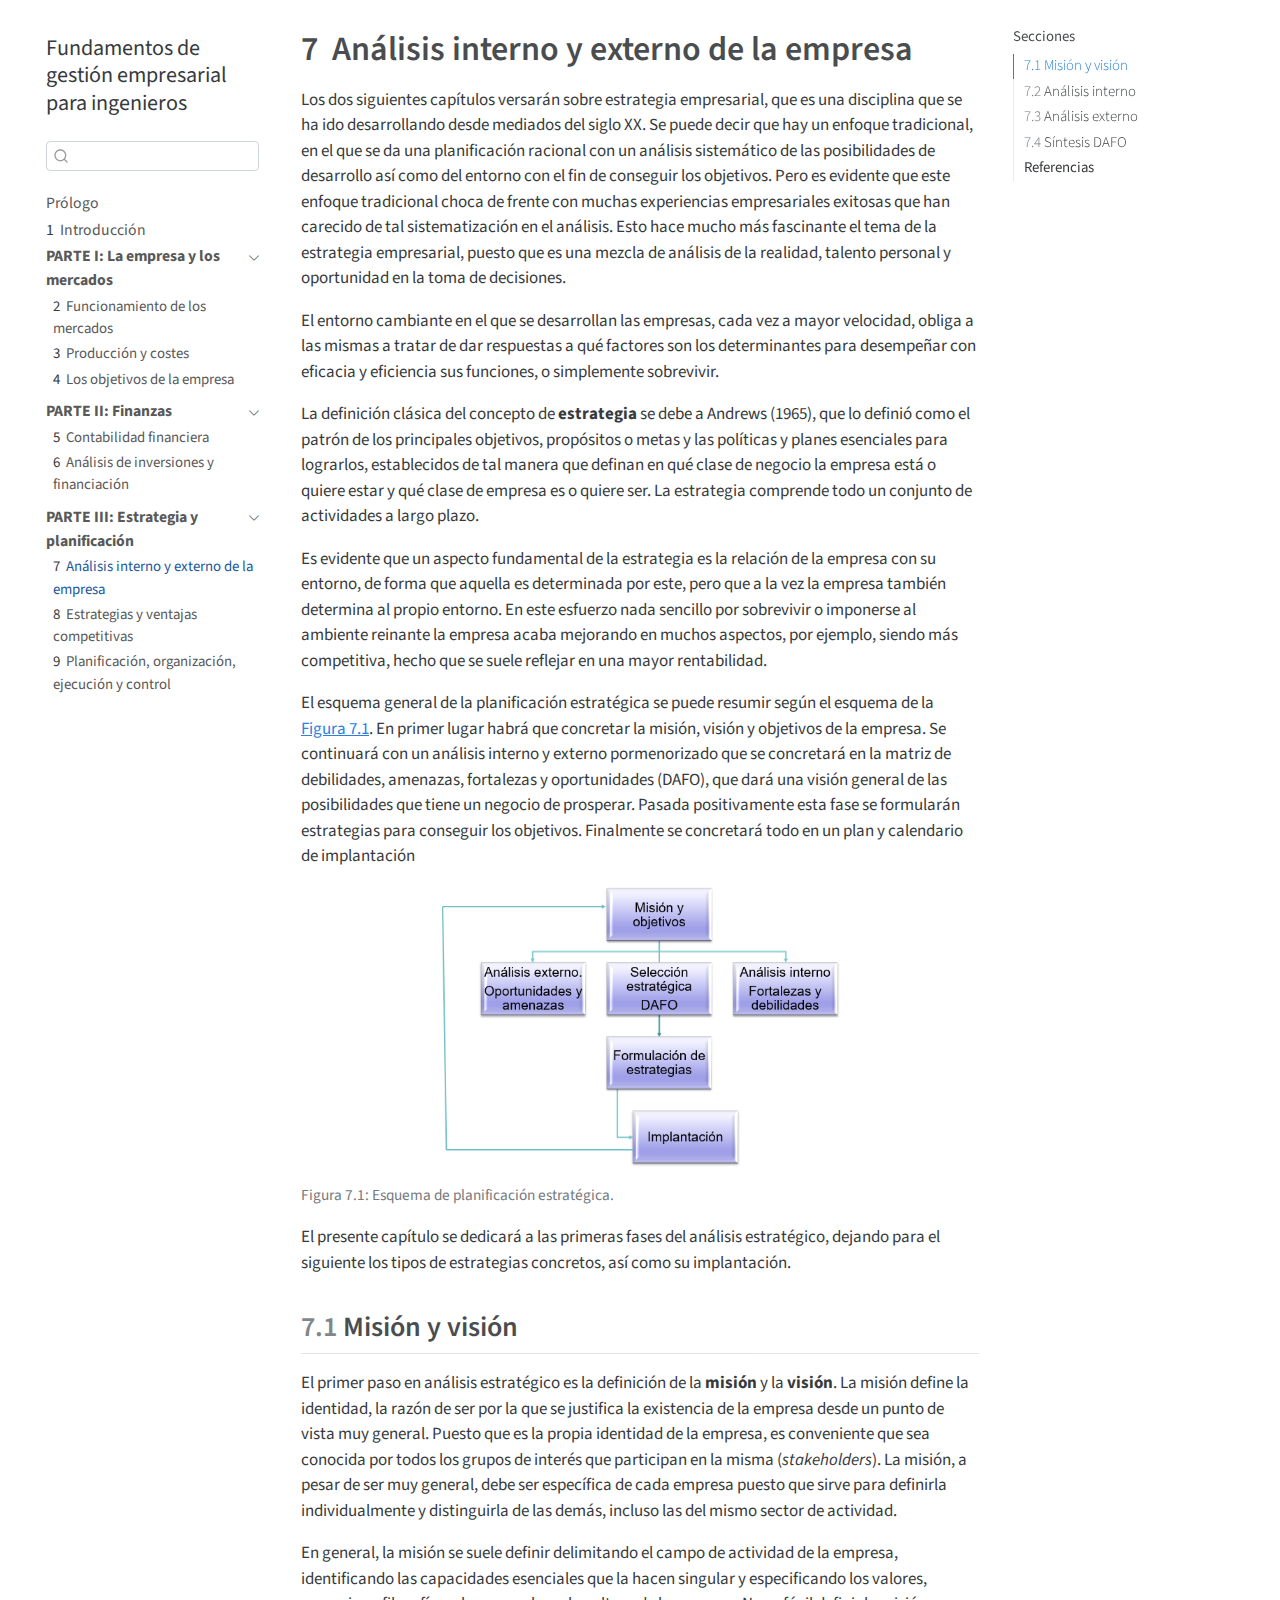
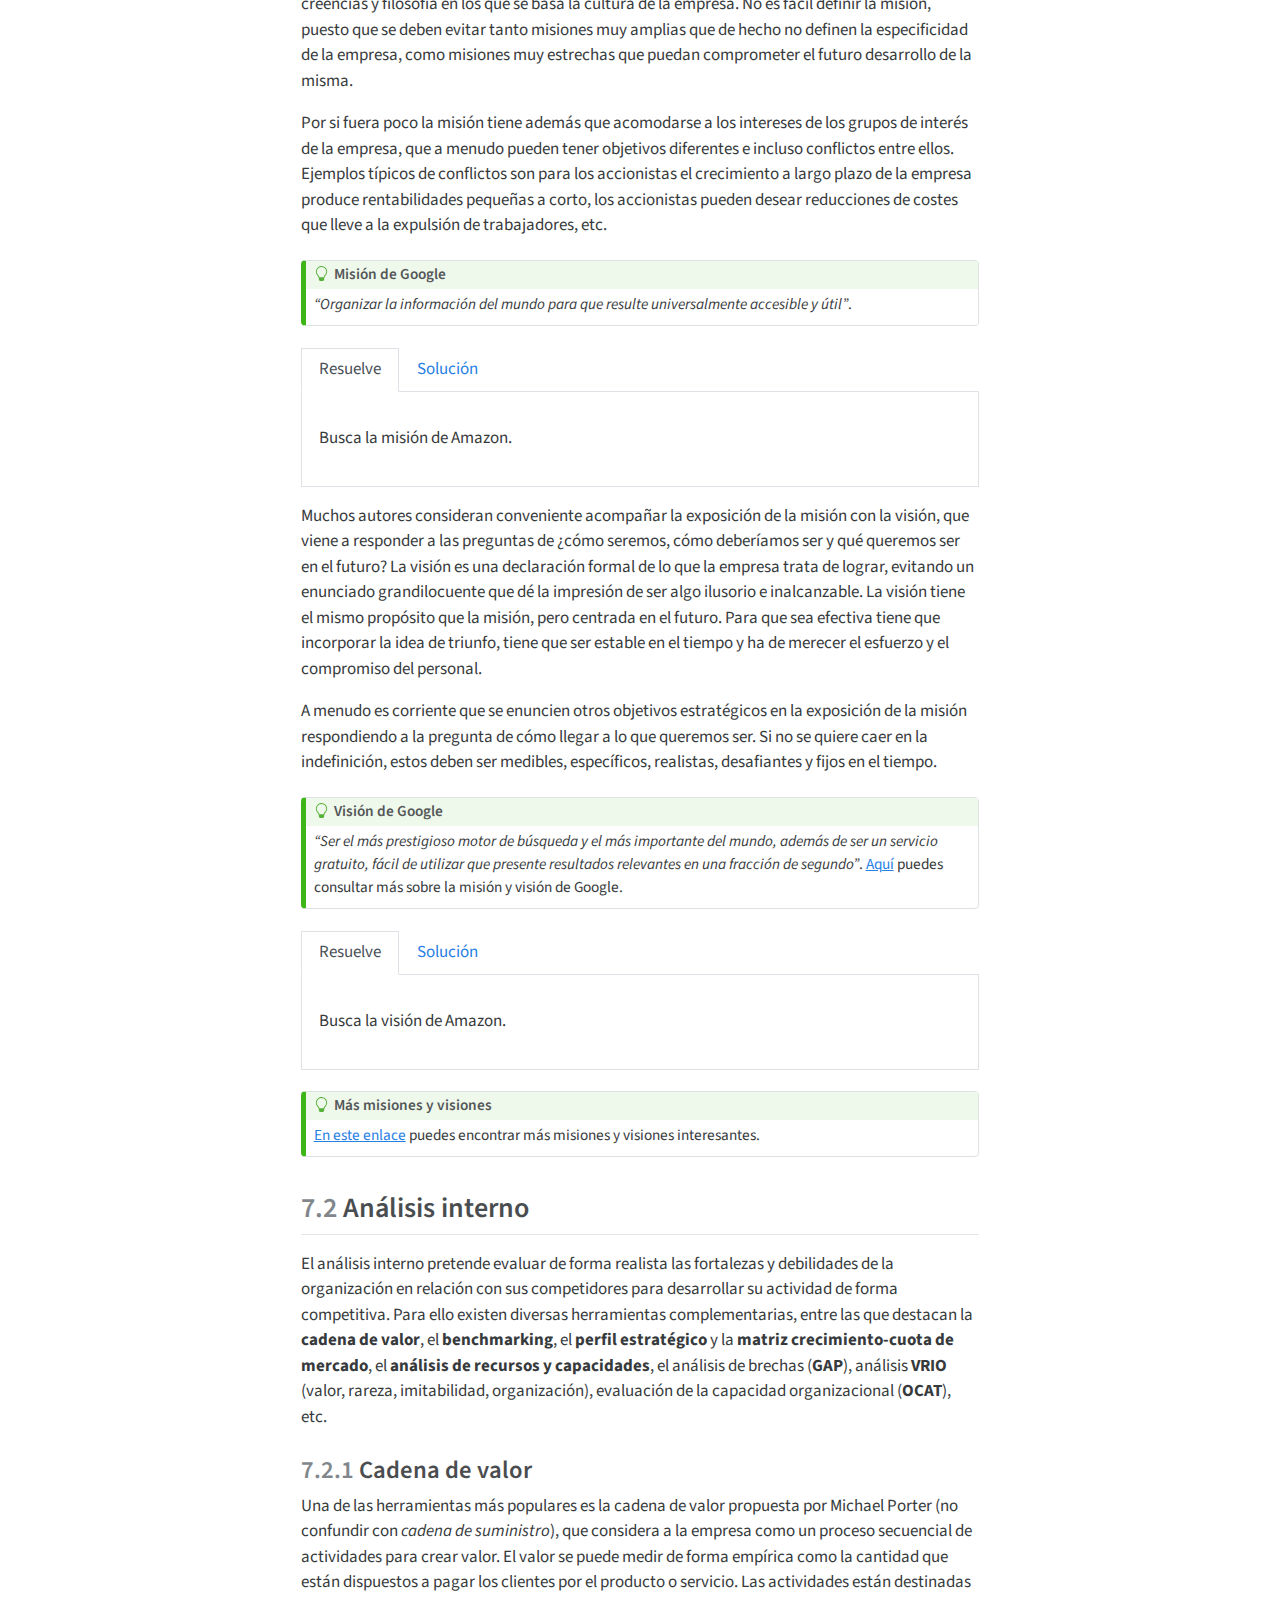
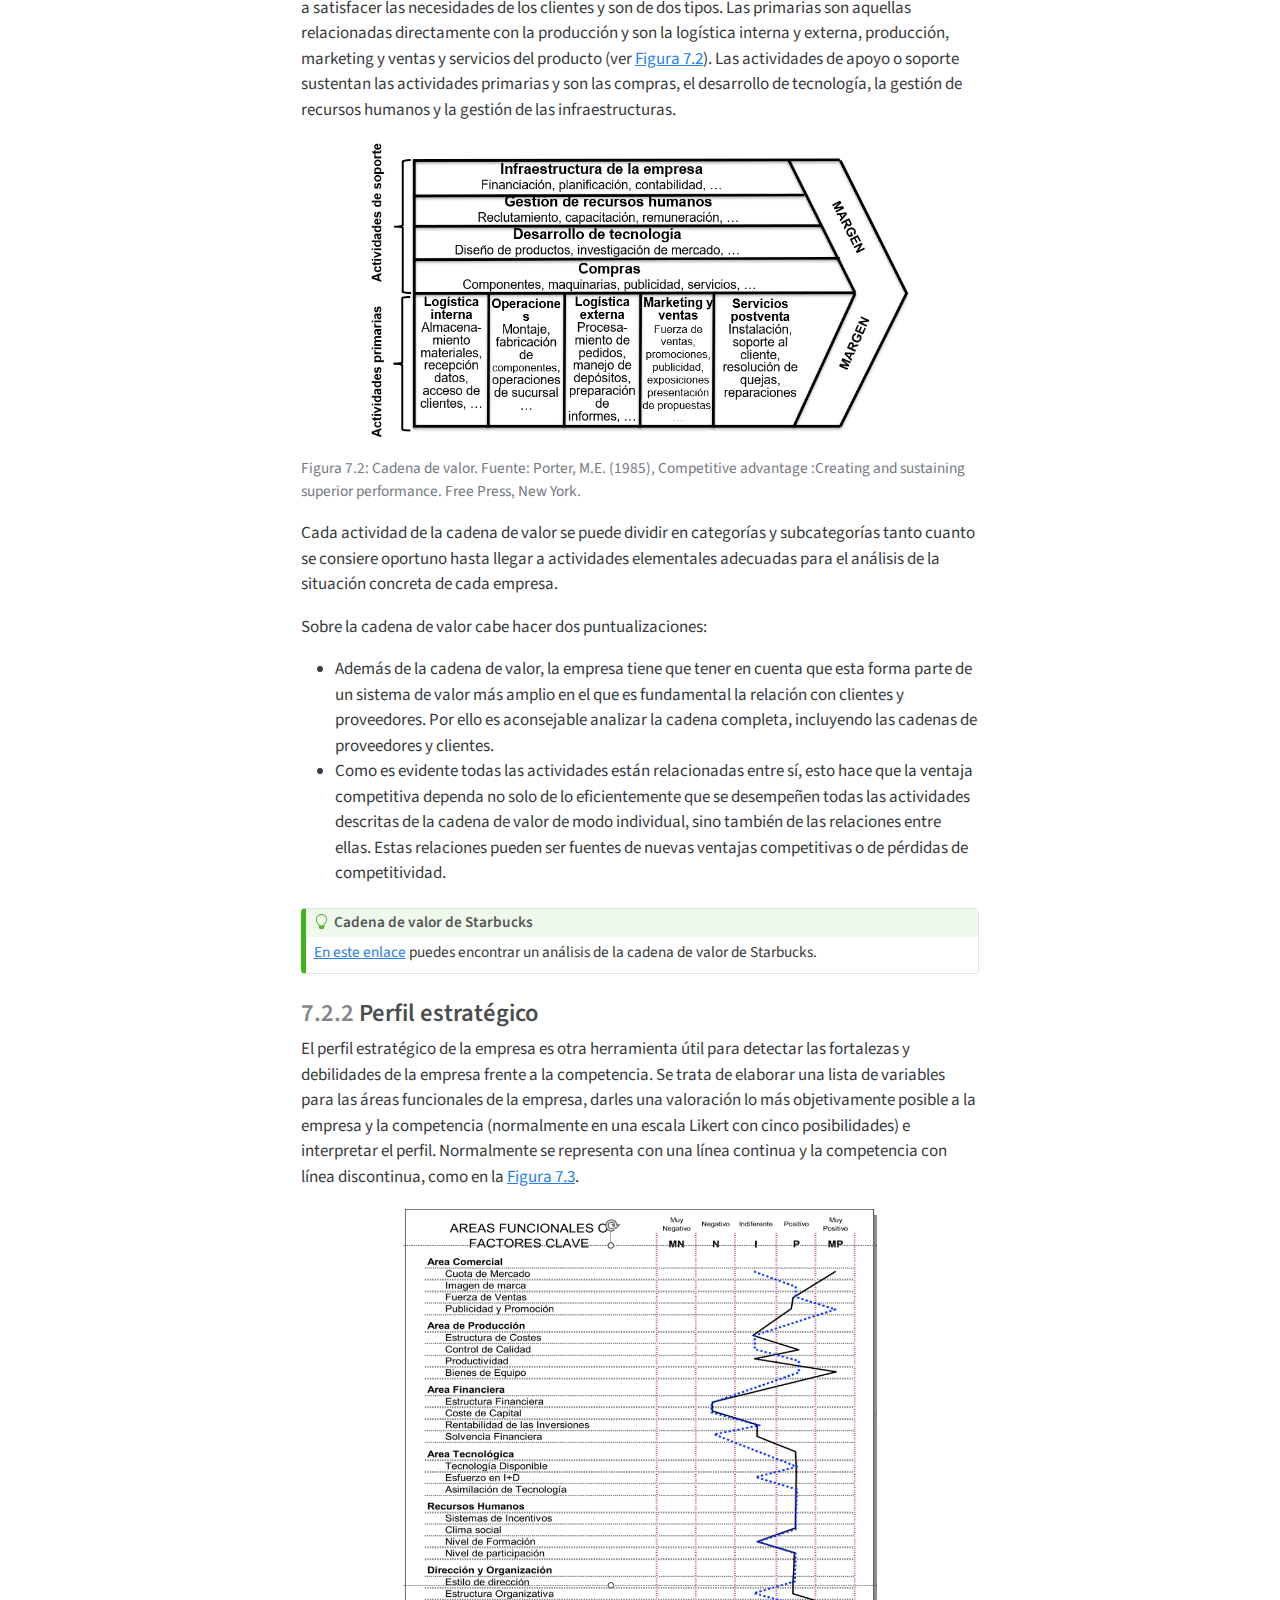
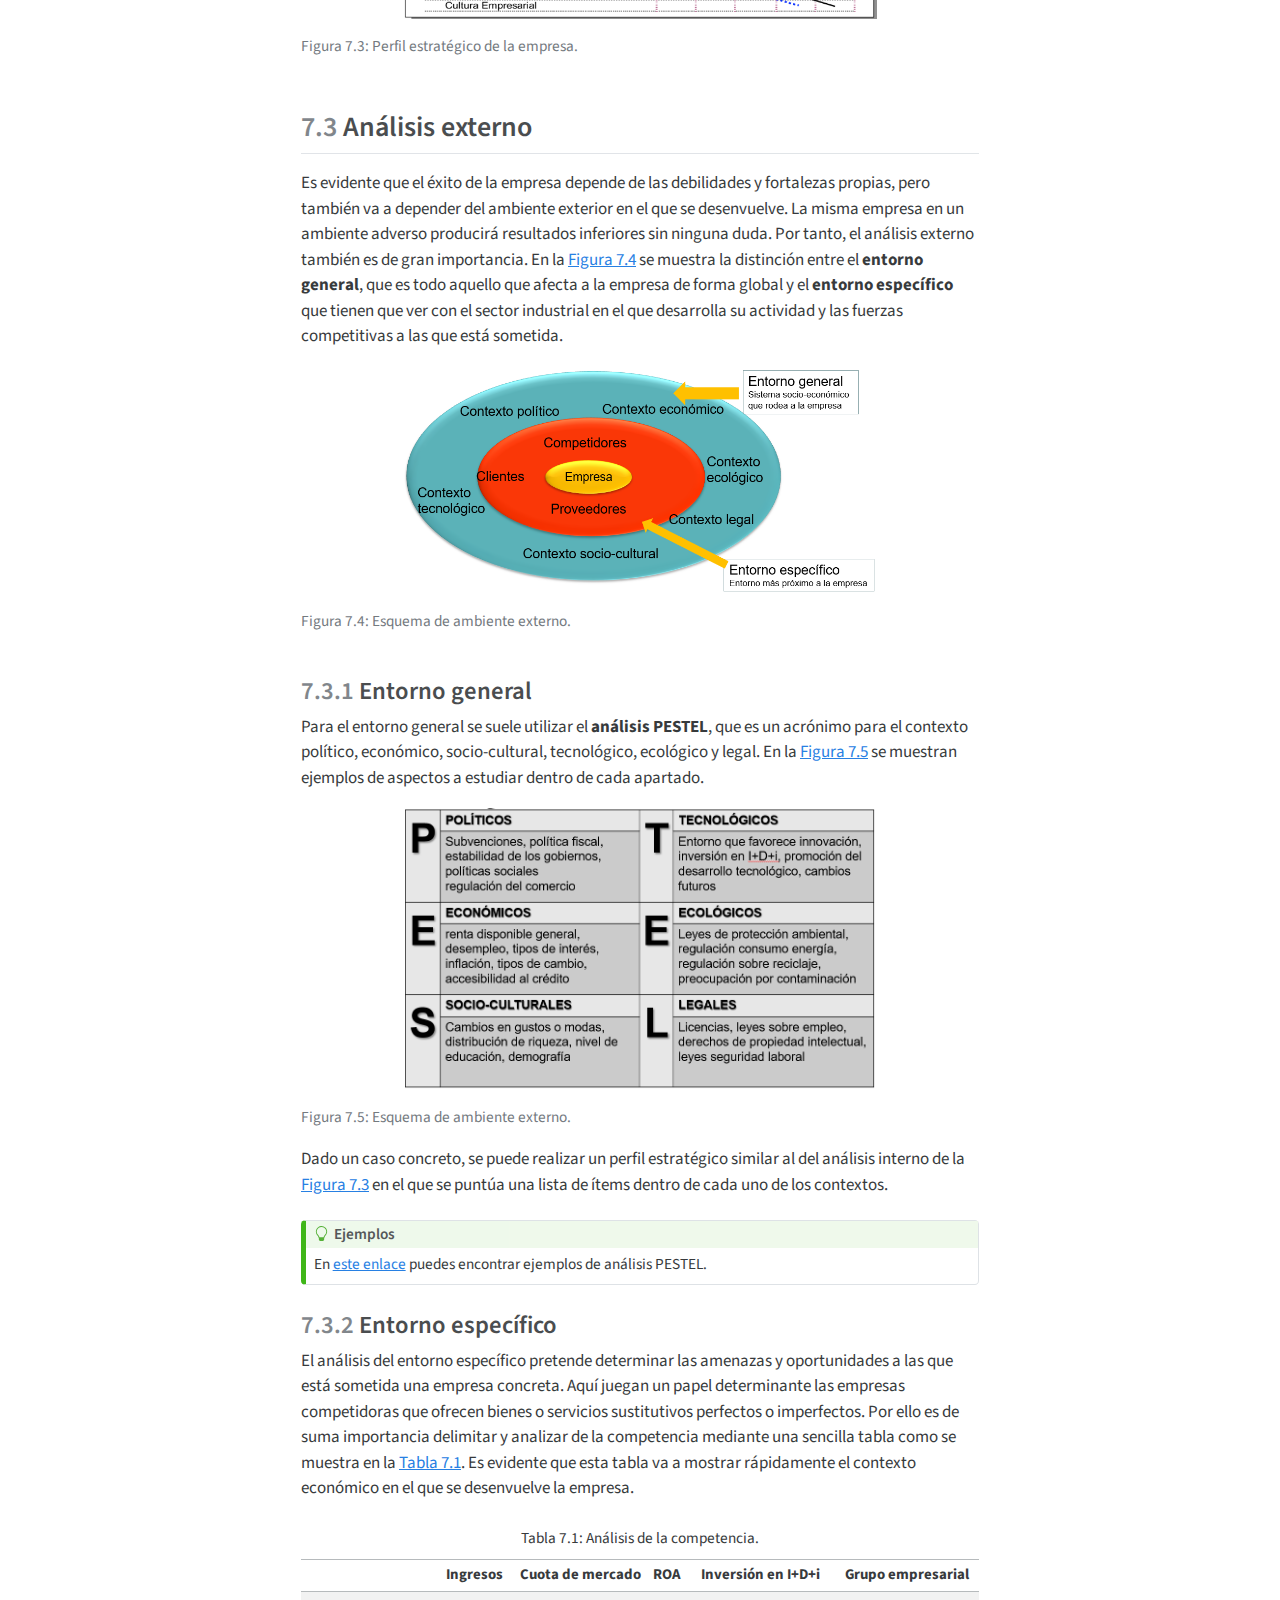
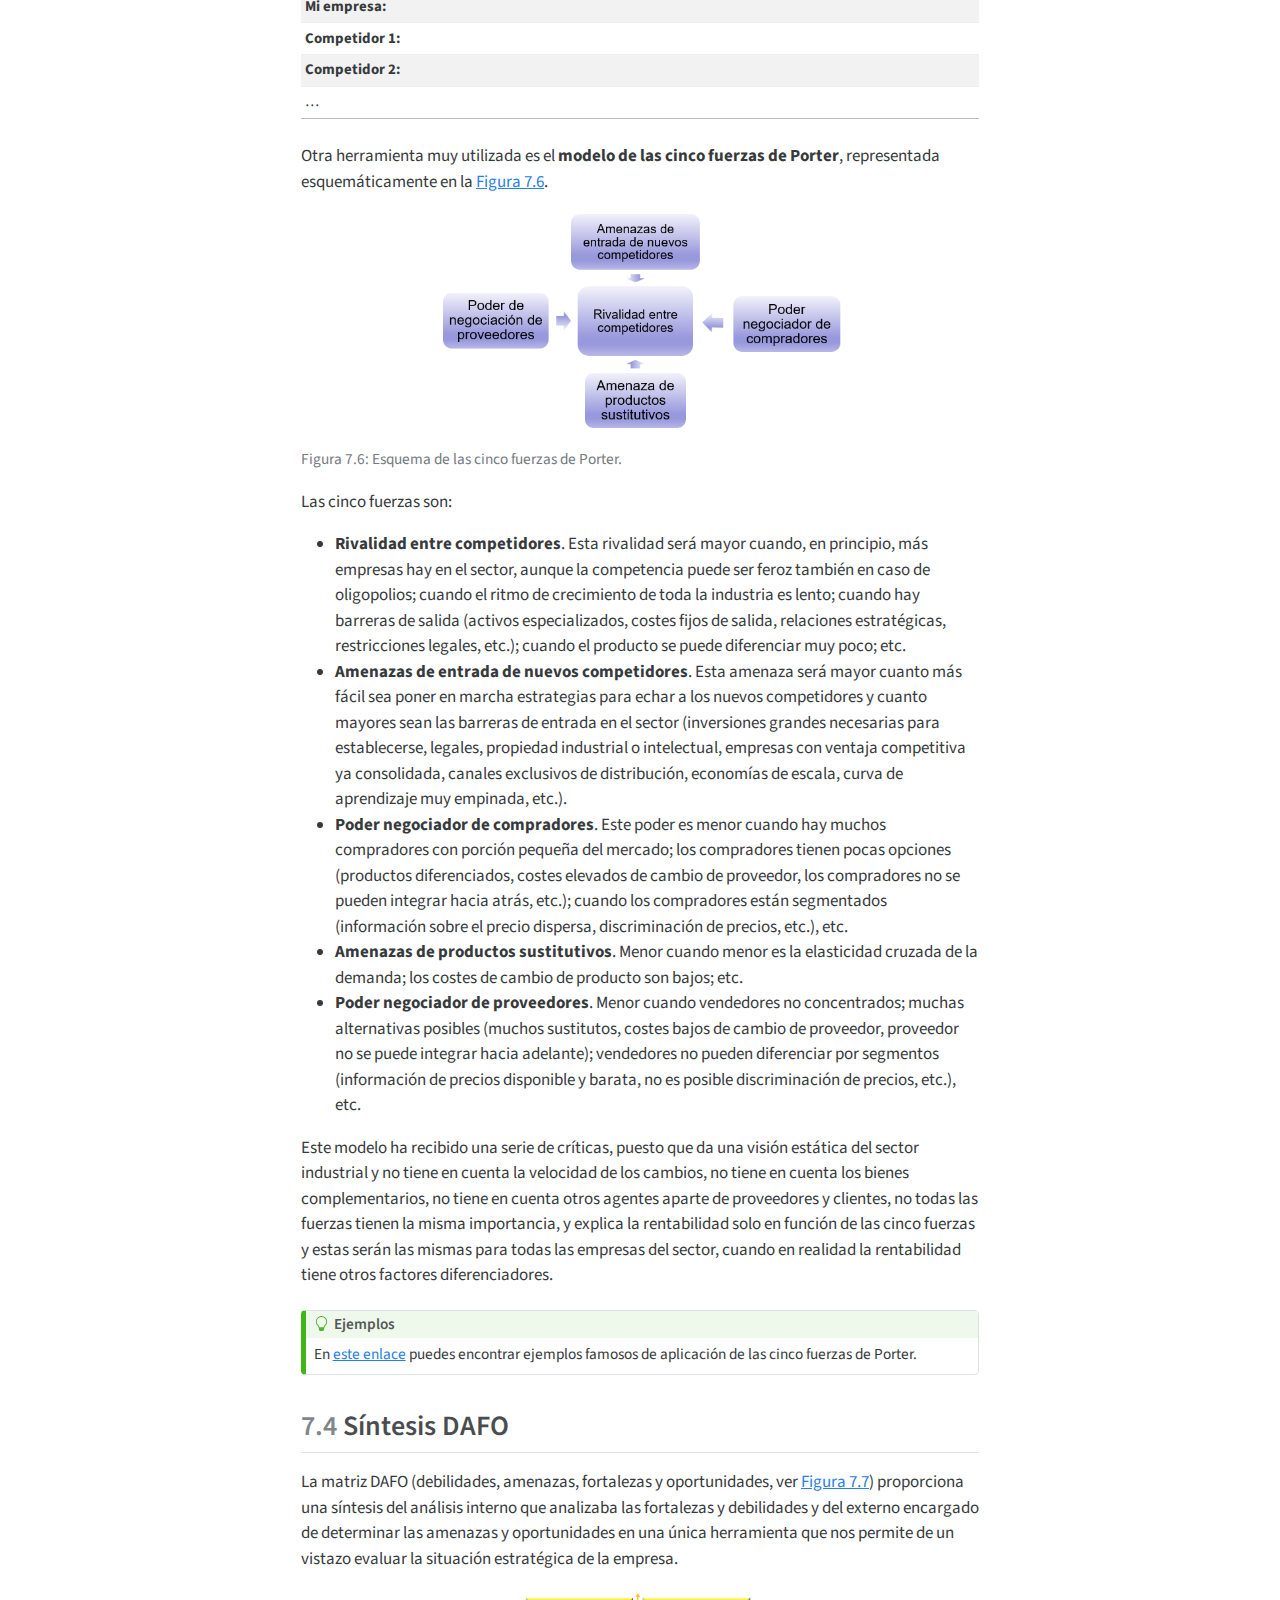
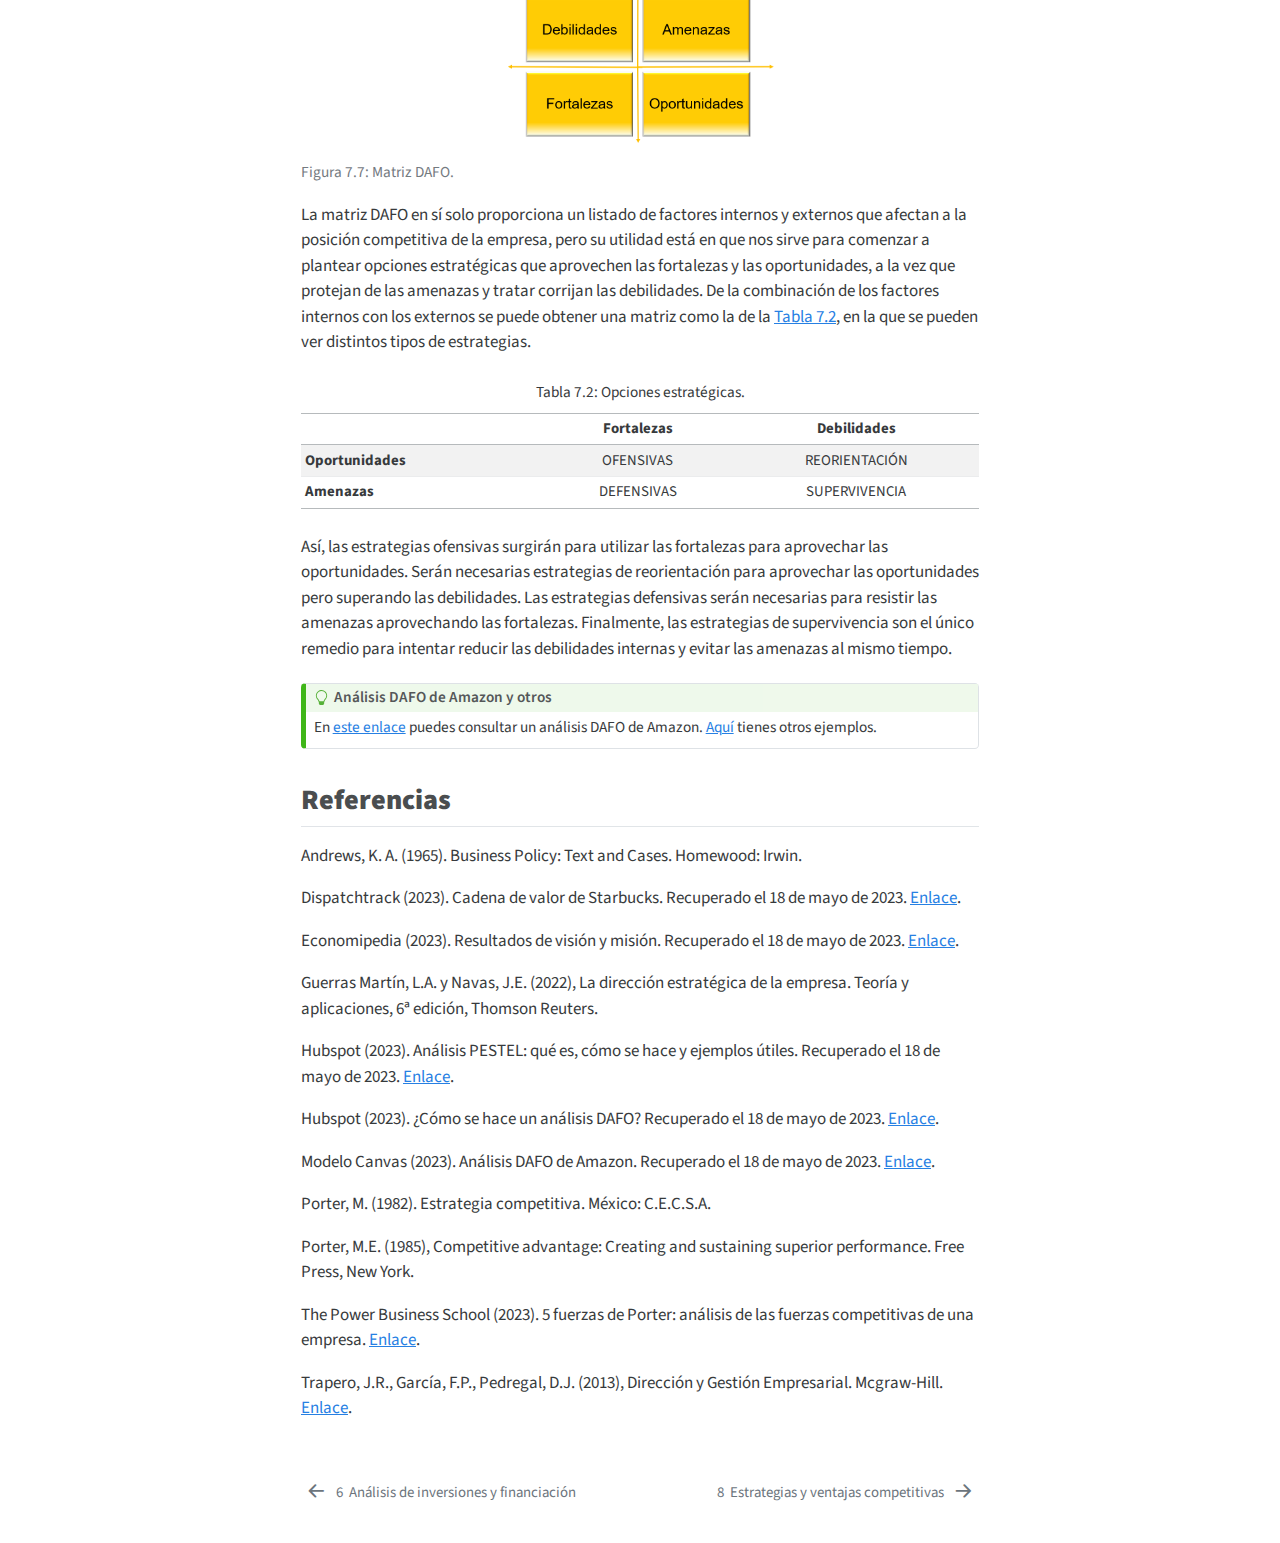
<file: 07-interno.html>
<!DOCTYPE html>
<html xmlns="http://www.w3.org/1999/xhtml" lang="es" xml:lang="es"><head>

<meta charset="utf-8">
<meta name="generator" content="quarto-1.3.450">

<meta name="viewport" content="width=device-width, initial-scale=1.0, user-scalable=yes">


<title>Fundamentos de gestión empresarial para ingenieros - 7&nbsp; Análisis interno y externo de la empresa</title>
<style>
code{white-space: pre-wrap;}
span.smallcaps{font-variant: small-caps;}
div.columns{display: flex; gap: min(4vw, 1.5em);}
div.column{flex: auto; overflow-x: auto;}
div.hanging-indent{margin-left: 1.5em; text-indent: -1.5em;}
ul.task-list{list-style: none;}
ul.task-list li input[type="checkbox"] {
  width: 0.8em;
  margin: 0 0.8em 0.2em -1em; /* quarto-specific, see https://github.com/quarto-dev/quarto-cli/issues/4556 */ 
  vertical-align: middle;
}
</style>


<script src="site_libs/quarto-nav/quarto-nav.js"></script>
<script src="site_libs/quarto-nav/headroom.min.js"></script>
<script src="site_libs/clipboard/clipboard.min.js"></script>
<script src="site_libs/quarto-search/autocomplete.umd.js"></script>
<script src="site_libs/quarto-search/fuse.min.js"></script>
<script src="site_libs/quarto-search/quarto-search.js"></script>
<meta name="quarto:offset" content="./">
<link href="./08-estrategia.html" rel="next">
<link href="./06-inversiones.html" rel="prev">
<script src="site_libs/quarto-html/quarto.js"></script>
<script src="site_libs/quarto-html/popper.min.js"></script>
<script src="site_libs/quarto-html/tippy.umd.min.js"></script>
<script src="site_libs/quarto-html/anchor.min.js"></script>
<link href="site_libs/quarto-html/tippy.css" rel="stylesheet">
<link href="site_libs/quarto-html/quarto-syntax-highlighting.css" rel="stylesheet" id="quarto-text-highlighting-styles">
<script src="site_libs/bootstrap/bootstrap.min.js"></script>
<link href="site_libs/bootstrap/bootstrap-icons.css" rel="stylesheet">
<link href="site_libs/bootstrap/bootstrap.min.css" rel="stylesheet" id="quarto-bootstrap" data-mode="light">
<script id="quarto-search-options" type="application/json">{
  "location": "sidebar",
  "copy-button": false,
  "collapse-after": 3,
  "panel-placement": "start",
  "type": "textbox",
  "limit": 20,
  "language": {
    "search-no-results-text": "Sin resultados",
    "search-matching-documents-text": "documentos encontrados",
    "search-copy-link-title": "Copiar el enlace en la búsqueda",
    "search-hide-matches-text": "Ocultar resultados adicionales",
    "search-more-match-text": "resultado adicional en este documento",
    "search-more-matches-text": "resultados adicionales en este documento",
    "search-clear-button-title": "Borrar",
    "search-detached-cancel-button-title": "Cancelar",
    "search-submit-button-title": "Enviar",
    "search-label": "Buscar"
  }
}</script>


</head>

<body class="nav-sidebar floating">

<div id="quarto-search-results"></div>
  <header id="quarto-header" class="headroom fixed-top">
  <nav class="quarto-secondary-nav">
    <div class="container-fluid d-flex">
      <button type="button" class="quarto-btn-toggle btn" data-bs-toggle="collapse" data-bs-target="#quarto-sidebar,#quarto-sidebar-glass" aria-controls="quarto-sidebar" aria-expanded="false" aria-label="Alternar barra lateral" onclick="if (window.quartoToggleHeadroom) { window.quartoToggleHeadroom(); }">
        <i class="bi bi-layout-text-sidebar-reverse"></i>
      </button>
      <nav class="quarto-page-breadcrumbs" aria-label="breadcrumb"><ol class="breadcrumb"><li class="breadcrumb-item"><a href="./07-interno.html"><strong>PARTE III: Estrategia y planificación</strong></a></li><li class="breadcrumb-item"><a href="./07-interno.html"><span class="chapter-number">7</span>&nbsp; <span class="chapter-title">Análisis interno y externo de la empresa</span></a></li></ol></nav>
      <a class="flex-grow-1" role="button" data-bs-toggle="collapse" data-bs-target="#quarto-sidebar,#quarto-sidebar-glass" aria-controls="quarto-sidebar" aria-expanded="false" aria-label="Alternar barra lateral" onclick="if (window.quartoToggleHeadroom) { window.quartoToggleHeadroom(); }">      
      </a>
      <button type="button" class="btn quarto-search-button" aria-label="" onclick="window.quartoOpenSearch();">
        <i class="bi bi-search"></i>
      </button>
    </div>
  </nav>
</header>
<!-- content -->
<div id="quarto-content" class="quarto-container page-columns page-rows-contents page-layout-article">
<!-- sidebar -->
  <nav id="quarto-sidebar" class="sidebar collapse collapse-horizontal sidebar-navigation floating overflow-auto">
    <div class="pt-lg-2 mt-2 text-left sidebar-header">
    <div class="sidebar-title mb-0 py-0">
      <a href="./">Fundamentos de gestión empresarial para ingenieros</a> 
    </div>
      </div>
        <div class="mt-2 flex-shrink-0 align-items-center">
        <div class="sidebar-search">
        <div id="quarto-search" class="" title="Buscar"></div>
        </div>
        </div>
    <div class="sidebar-menu-container"> 
    <ul class="list-unstyled mt-1">
        <li class="sidebar-item">
  <div class="sidebar-item-container"> 
  <a href="./index.html" class="sidebar-item-text sidebar-link">
 <span class="menu-text">Prólogo</span></a>
  </div>
</li>
        <li class="sidebar-item">
  <div class="sidebar-item-container"> 
  <a href="./01-intro.html" class="sidebar-item-text sidebar-link">
 <span class="menu-text"><span class="chapter-number">1</span>&nbsp; <span class="chapter-title">Introducción</span></span></a>
  </div>
</li>
        <li class="sidebar-item sidebar-item-section">
      <div class="sidebar-item-container"> 
            <a class="sidebar-item-text sidebar-link text-start" data-bs-toggle="collapse" data-bs-target="#quarto-sidebar-section-1" aria-expanded="true">
 <span class="menu-text"><strong>PARTE I: La empresa y los mercados</strong></span></a>
          <a class="sidebar-item-toggle text-start" data-bs-toggle="collapse" data-bs-target="#quarto-sidebar-section-1" aria-expanded="true" aria-label="Alternar sección">
            <i class="bi bi-chevron-right ms-2"></i>
          </a> 
      </div>
      <ul id="quarto-sidebar-section-1" class="collapse list-unstyled sidebar-section depth1 show">  
          <li class="sidebar-item">
  <div class="sidebar-item-container"> 
  <a href="./02-mercado.html" class="sidebar-item-text sidebar-link">
 <span class="menu-text"><span class="chapter-number">2</span>&nbsp; <span class="chapter-title">Funcionamiento de los mercados</span></span></a>
  </div>
</li>
          <li class="sidebar-item">
  <div class="sidebar-item-container"> 
  <a href="./03-costes.html" class="sidebar-item-text sidebar-link">
 <span class="menu-text"><span class="chapter-number">3</span>&nbsp; <span class="chapter-title">Producción y costes</span></span></a>
  </div>
</li>
          <li class="sidebar-item">
  <div class="sidebar-item-container"> 
  <a href="./04-objetivos.html" class="sidebar-item-text sidebar-link">
 <span class="menu-text"><span class="chapter-number">4</span>&nbsp; <span class="chapter-title">Los objetivos de la empresa</span></span></a>
  </div>
</li>
      </ul>
  </li>
        <li class="sidebar-item sidebar-item-section">
      <div class="sidebar-item-container"> 
            <a class="sidebar-item-text sidebar-link text-start" data-bs-toggle="collapse" data-bs-target="#quarto-sidebar-section-2" aria-expanded="true">
 <span class="menu-text"><strong>PARTE II: Finanzas</strong></span></a>
          <a class="sidebar-item-toggle text-start" data-bs-toggle="collapse" data-bs-target="#quarto-sidebar-section-2" aria-expanded="true" aria-label="Alternar sección">
            <i class="bi bi-chevron-right ms-2"></i>
          </a> 
      </div>
      <ul id="quarto-sidebar-section-2" class="collapse list-unstyled sidebar-section depth1 show">  
          <li class="sidebar-item">
  <div class="sidebar-item-container"> 
  <a href="./05-contabilidad.html" class="sidebar-item-text sidebar-link">
 <span class="menu-text"><span class="chapter-number">5</span>&nbsp; <span class="chapter-title">Contabilidad financiera</span></span></a>
  </div>
</li>
          <li class="sidebar-item">
  <div class="sidebar-item-container"> 
  <a href="./06-inversiones.html" class="sidebar-item-text sidebar-link">
 <span class="menu-text"><span class="chapter-number">6</span>&nbsp; <span class="chapter-title">Análisis de inversiones y financiación</span></span></a>
  </div>
</li>
      </ul>
  </li>
        <li class="sidebar-item sidebar-item-section">
      <div class="sidebar-item-container"> 
            <a class="sidebar-item-text sidebar-link text-start" data-bs-toggle="collapse" data-bs-target="#quarto-sidebar-section-3" aria-expanded="true">
 <span class="menu-text"><strong>PARTE III: Estrategia y planificación</strong></span></a>
          <a class="sidebar-item-toggle text-start" data-bs-toggle="collapse" data-bs-target="#quarto-sidebar-section-3" aria-expanded="true" aria-label="Alternar sección">
            <i class="bi bi-chevron-right ms-2"></i>
          </a> 
      </div>
      <ul id="quarto-sidebar-section-3" class="collapse list-unstyled sidebar-section depth1 show">  
          <li class="sidebar-item">
  <div class="sidebar-item-container"> 
  <a href="./07-interno.html" class="sidebar-item-text sidebar-link active">
 <span class="menu-text"><span class="chapter-number">7</span>&nbsp; <span class="chapter-title">Análisis interno y externo de la empresa</span></span></a>
  </div>
</li>
          <li class="sidebar-item">
  <div class="sidebar-item-container"> 
  <a href="./08-estrategia.html" class="sidebar-item-text sidebar-link">
 <span class="menu-text"><span class="chapter-number">8</span>&nbsp; <span class="chapter-title">Estrategias y ventajas competitivas</span></span></a>
  </div>
</li>
          <li class="sidebar-item">
  <div class="sidebar-item-container"> 
  <a href="./09-control.html" class="sidebar-item-text sidebar-link">
 <span class="menu-text"><span class="chapter-number">9</span>&nbsp; <span class="chapter-title">Planificación, organización, ejecución y control</span></span></a>
  </div>
</li>
      </ul>
  </li>
    </ul>
    </div>
</nav>
<div id="quarto-sidebar-glass" data-bs-toggle="collapse" data-bs-target="#quarto-sidebar,#quarto-sidebar-glass"></div>
<!-- margin-sidebar -->
    <div id="quarto-margin-sidebar" class="sidebar margin-sidebar">
        <nav id="TOC" role="doc-toc" class="toc-active">
    <h2 id="toc-title">Secciones</h2>
   
  <ul>
  <li><a href="#misión-y-visión" id="toc-misión-y-visión" class="nav-link active" data-scroll-target="#misión-y-visión"><span class="header-section-number">7.1</span> Misión y visión</a></li>
  <li><a href="#análisis-interno" id="toc-análisis-interno" class="nav-link" data-scroll-target="#análisis-interno"><span class="header-section-number">7.2</span> Análisis interno</a>
  <ul class="collapse">
  <li><a href="#cadena-de-valor" id="toc-cadena-de-valor" class="nav-link" data-scroll-target="#cadena-de-valor"><span class="header-section-number">7.2.1</span> Cadena de valor</a></li>
  <li><a href="#perfil-estratégico" id="toc-perfil-estratégico" class="nav-link" data-scroll-target="#perfil-estratégico"><span class="header-section-number">7.2.2</span> Perfil estratégico</a></li>
  </ul></li>
  <li><a href="#análisis-externo" id="toc-análisis-externo" class="nav-link" data-scroll-target="#análisis-externo"><span class="header-section-number">7.3</span> Análisis externo</a>
  <ul class="collapse">
  <li><a href="#entorno-general" id="toc-entorno-general" class="nav-link" data-scroll-target="#entorno-general"><span class="header-section-number">7.3.1</span> Entorno general</a></li>
  <li><a href="#entorno-específico" id="toc-entorno-específico" class="nav-link" data-scroll-target="#entorno-específico"><span class="header-section-number">7.3.2</span> Entorno específico</a></li>
  </ul></li>
  <li><a href="#síntesis-dafo" id="toc-síntesis-dafo" class="nav-link" data-scroll-target="#síntesis-dafo"><span class="header-section-number">7.4</span> Síntesis DAFO</a></li>
  <li><a href="#referencias" id="toc-referencias" class="nav-link" data-scroll-target="#referencias"><strong>Referencias</strong></a></li>
  </ul>
</nav>
    </div>
<!-- main -->
<main class="content" id="quarto-document-content">

<header id="title-block-header" class="quarto-title-block default">
<div class="quarto-title">
<h1 class="title"><span id="chap7" class="quarto-section-identifier"><span class="chapter-number">7</span>&nbsp; <span class="chapter-title">Análisis interno y externo de la empresa</span></span></h1>
</div>



<div class="quarto-title-meta">

    
  
    
  </div>
  

</header>

<p>Los dos siguientes capítulos versarán sobre estrategia empresarial, que es una disciplina que se ha ido desarrollando desde mediados del siglo XX. Se puede decir que hay un enfoque tradicional, en el que se da una planificación racional con un análisis sistemático de las posibilidades de desarrollo así como del entorno con el fin de conseguir los objetivos. Pero es evidente que este enfoque tradicional choca de frente con muchas experiencias empresariales exitosas que han carecido de tal sistematización en el análisis. Esto hace mucho más fascinante el tema de la estrategia empresarial, puesto que es una mezcla de análisis de la realidad, talento personal y oportunidad en la toma de decisiones.</p>
<p>El entorno cambiante en el que se desarrollan las empresas, cada vez a mayor velocidad, obliga a las mismas a tratar de dar respuestas a qué factores son los determinantes para desempeñar con eficacia y eficiencia sus funciones, o simplemente sobrevivir.</p>
<p>La definición clásica del concepto de <strong>estrategia</strong> se debe a Andrews (1965), que lo definió como el patrón de los principales objetivos, propósitos o metas y las políticas y planes esenciales para lograrlos, establecidos de tal manera que definan en qué clase de negocio la empresa está o quiere estar y qué clase de empresa es o quiere ser. La estrategia comprende todo un conjunto de actividades a largo plazo.</p>
<p>Es evidente que un aspecto fundamental de la estrategia es la relación de la empresa con su entorno, de forma que aquella es determinada por este, pero que a la vez la empresa también determina al propio entorno. En este esfuerzo nada sencillo por sobrevivir o imponerse al ambiente reinante la empresa acaba mejorando en muchos aspectos, por ejemplo, siendo más competitiva, hecho que se suele reflejar en una mayor rentabilidad.</p>
<p>El esquema general de la planificación estratégica se puede resumir según el esquema de la <a href="#fig-fig71">Figura&nbsp;<span>7.1</span></a>. En primer lugar habrá que concretar la misión, visión y objetivos de la empresa. Se continuará con un análisis interno y externo pormenorizado que se concretará en la matriz de debilidades, amenazas, fortalezas y oportunidades (DAFO), que dará una visión general de las posibilidades que tiene un negocio de prosperar. Pasada positivamente esta fase se formularán estrategias para conseguir los objetivos. Finalmente se concretará todo en un plan y calendario de implantación</p>
<div class="cell" data-layout-align="center">
<div class="cell-output-display">
<div id="fig-fig71" class="quarto-figure quarto-figure-center anchored">
<figure class="figure">
<p><img src="fig71.png" class="img-fluid figure-img" style="width:60.0%"></p>
<figcaption class="figure-caption">Figura&nbsp;7.1: Esquema de planificación estratégica.</figcaption>
</figure>
</div>
</div>
</div>
<p>El presente capítulo se dedicará a las primeras fases del análisis estratégico, dejando para el siguiente los tipos de estrategias concretos, así como su implantación.</p>
<section id="misión-y-visión" class="level2" data-number="7.1">
<h2 data-number="7.1" class="anchored" data-anchor-id="misión-y-visión"><span class="header-section-number">7.1</span> Misión y visión</h2>
<p>El primer paso en análisis estratégico es la definición de la <strong>misión</strong> y la <strong>visión</strong>. La misión define la identidad, la razón de ser por la que se justifica la existencia de la empresa desde un punto de vista muy general. Puesto que es la propia identidad de la empresa, es conveniente que sea conocida por todos los grupos de interés que participan en la misma (<em>stakeholders</em>). La misión, a pesar de ser muy general, debe ser específica de cada empresa puesto que sirve para definirla individualmente y distinguirla de las demás, incluso las del mismo sector de actividad.</p>
<p>En general, la misión se suele definir delimitando el campo de actividad de la empresa, identificando las capacidades esenciales que la hacen singular y especificando los valores, creencias y filosofía en los que se basa la cultura de la empresa. No es fácil definir la misión, puesto que se deben evitar tanto misiones muy amplias que de hecho no definen la especificidad de la empresa, como misiones muy estrechas que puedan comprometer el futuro desarrollo de la misma.</p>
<p>Por si fuera poco la misión tiene además que acomodarse a los intereses de los grupos de interés de la empresa, que a menudo pueden tener objetivos diferentes e incluso conflictos entre ellos. Ejemplos típicos de conflictos son para los accionistas el crecimiento a largo plazo de la empresa produce rentabilidades pequeñas a corto, los accionistas pueden desear reducciones de costes que lleve a la expulsión de trabajadores, etc.</p>
<div class="callout callout-style-default callout-tip callout-titled">
<div class="callout-header d-flex align-content-center">
<div class="callout-icon-container">
<i class="callout-icon"></i>
</div>
<div class="callout-title-container flex-fill">
Misión de Google
</div>
</div>
<div class="callout-body-container callout-body">
<p><em>“Organizar la información del mundo para que resulte universalmente accesible y útil”</em>.</p>
</div>
</div>
<div class="tabset-margin-container"></div><div class="panel-tabset">
<ul class="nav nav-tabs" role="tablist"><li class="nav-item" role="presentation"><a class="nav-link active" id="tabset-1-1-tab" data-bs-toggle="tab" data-bs-target="#tabset-1-1" role="tab" aria-controls="tabset-1-1" aria-selected="true" aria-current="page">Resuelve</a></li><li class="nav-item" role="presentation"><a class="nav-link" id="tabset-1-2-tab" data-bs-toggle="tab" data-bs-target="#tabset-1-2" role="tab" aria-controls="tabset-1-2" aria-selected="false">Solución</a></li></ul>
<div class="tab-content">
<div id="tabset-1-1" class="tab-pane active" role="tabpanel" aria-labelledby="tabset-1-1-tab">
<p>Busca la misión de Amazon.</p>
</div>
<div id="tabset-1-2" class="tab-pane" role="tabpanel" aria-labelledby="tabset-1-2-tab">
<p>Busca la misión de Amazon.</p>
<p><em>“Nos esforzamos por ofrecer a nuestros clientes los precios más bajos posibles, la mejor selección disponible y la mayor comodidad”</em>.</p>
</div>
</div>
</div>
<!-- Ejemplos de misión: -->
<!-- La misión de la Unidad de Negocios de Alta Velocidad (AVE) de RENFE es proporcionar un servicio integral de transporte, que satisfaga las necesidades y expectativas de los clientes y del conjunto de personas que trabajan en Alta Velocidad para alcanzar la rentabilidad, el liderazgo en el mercado y la estima social. -->
<!-- Misión de Iberdrola: Queremos ser la Compañía Energética Global preferida por nuestro compromiso con la creación de valor, la calidad de vida, la seguridad de las personas y del suministro, el cuidado del medio ambiente y la orientación al cliente. -->
<p>Muchos autores consideran conveniente acompañar la exposición de la misión con la visión, que viene a responder a las preguntas de ¿cómo seremos, cómo deberíamos ser y qué queremos ser en el futuro? La visión es una declaración formal de lo que la empresa trata de lograr, evitando un enunciado grandilocuente que dé la impresión de ser algo ilusorio e inalcanzable. La visión tiene el mismo propósito que la misión, pero centrada en el futuro. Para que sea efectiva tiene que incorporar la idea de triunfo, tiene que ser estable en el tiempo y ha de merecer el esfuerzo y el compromiso del personal.</p>
<p>A menudo es corriente que se enuncien otros objetivos estratégicos en la exposición de la misión respondiendo a la pregunta de cómo llegar a lo que queremos ser. Si no se quiere caer en la indefinición, estos deben ser medibles, específicos, realistas, desafiantes y fijos en el tiempo.</p>
<div class="callout callout-style-default callout-tip callout-titled">
<div class="callout-header d-flex align-content-center">
<div class="callout-icon-container">
<i class="callout-icon"></i>
</div>
<div class="callout-title-container flex-fill">
Visión de Google
</div>
</div>
<div class="callout-body-container callout-body">
<p><em>“Ser el más prestigioso motor de búsqueda y el más importante del mundo, además de ser un servicio gratuito, fácil de utilizar que presente resultados relevantes en una fracción de segundo”</em>. <a href="https://economipedia.com/definiciones/mision-y-vision-de-google.html" target="_blank">Aquí</a> puedes consultar más sobre la misión y visión de Google.</p>
</div>
</div>
<div class="tabset-margin-container"></div><div class="panel-tabset">
<ul class="nav nav-tabs" role="tablist"><li class="nav-item" role="presentation"><a class="nav-link active" id="tabset-2-1-tab" data-bs-toggle="tab" data-bs-target="#tabset-2-1" role="tab" aria-controls="tabset-2-1" aria-selected="true">Resuelve</a></li><li class="nav-item" role="presentation"><a class="nav-link" id="tabset-2-2-tab" data-bs-toggle="tab" data-bs-target="#tabset-2-2" role="tab" aria-controls="tabset-2-2" aria-selected="false">Solución</a></li></ul>
<div class="tab-content">
<div id="tabset-2-1" class="tab-pane active" role="tabpanel" aria-labelledby="tabset-2-1-tab">
<p>Busca la visión de Amazon.</p>
</div>
<div id="tabset-2-2" class="tab-pane" role="tabpanel" aria-labelledby="tabset-2-2-tab">
<p>Busca la visión de Amazon.</p>
<p><em>“Ser la compañía más centrada en el cliente del mundo, donde nuestros clientes pueden encontrar y descubrir cualquier cosa que deseen comprar en línea”</em>. <a href="https://economipedia.com/definiciones/mision-y-vision-de-amazon.html." target="_blank">Aquí</a> puedes buscar más información sobre la misión y visión de Amazon.</p>
</div>
</div>
</div>
<div class="callout callout-style-default callout-tip callout-titled">
<div class="callout-header d-flex align-content-center">
<div class="callout-icon-container">
<i class="callout-icon"></i>
</div>
<div class="callout-title-container flex-fill">
Más misiones y visiones
</div>
</div>
<div class="callout-body-container callout-body">
<p><a href="https://economipedia.com/?s=visi%C3%B3n+y+misi%C3%B3n" target="_blank">En este enlace</a> puedes encontrar más misiones y visiones interesantes.</p>
</div>
</div>
<!-- Ejemplo de visión: -->
<!-- La visión de Jazztel es “Jazztel será el operador alternativo líder del mercado de telecomunicaciones”. Las metas principales son a) alcanzar el 6% del mercado de telecomunicaciones fijas en España, b) conseguir unas ventas superiores a 1.000 millones de euros, c) lograr un resultado neto por encima de los 50 millones de euros. -->
<!-- Naturalmente uno de los objetivos ineludibles es la maximización de la ganancia del accionista. Pero, ¿debe ser este el único objetivo? Problemas: -->
<!-- Corto plazo (p.ej. no habría I+D) -->
<!-- Filosofía corporativa -->
<!-- Estrategia y ética -->
<!-- Responsabilidad Social en la empresa -->
</section>
<section id="análisis-interno" class="level2" data-number="7.2">
<h2 data-number="7.2" class="anchored" data-anchor-id="análisis-interno"><span class="header-section-number">7.2</span> Análisis interno</h2>
<p>El análisis interno pretende evaluar de forma realista las fortalezas y debilidades de la organización en relación con sus competidores para desarrollar su actividad de forma competitiva. Para ello existen diversas herramientas complementarias, entre las que destacan la <strong>cadena de valor</strong>, el <strong>benchmarking</strong>, el <strong>perfil estratégico</strong> y la <strong>matriz crecimiento-cuota de mercado</strong>, el <strong>análisis de recursos y capacidades</strong>, el análisis de brechas (<strong>GAP</strong>), análisis <strong>VRIO</strong> (valor, rareza, imitabilidad, organización), evaluación de la capacidad organizacional (<strong>OCAT</strong>), etc.</p>
<section id="cadena-de-valor" class="level3" data-number="7.2.1">
<h3 data-number="7.2.1" class="anchored" data-anchor-id="cadena-de-valor"><span class="header-section-number">7.2.1</span> Cadena de valor</h3>
<p>Una de las herramientas más populares es la cadena de valor propuesta por Michael Porter (no confundir con <em>cadena de suministro</em>), que considera a la empresa como un proceso secuencial de actividades para crear valor. El valor se puede medir de forma empírica como la cantidad que están dispuestos a pagar los clientes por el producto o servicio. Las actividades están destinadas a satisfacer las necesidades de los clientes y son de dos tipos. Las primarias son aquellas relacionadas directamente con la producción y son la logística interna y externa, producción, marketing y ventas y servicios del producto (ver <a href="#fig-figFlecha">Figura&nbsp;<span>7.2</span></a>). Las actividades de apoyo o soporte sustentan las actividades primarias y son las compras, el desarrollo de tecnología, la gestión de recursos humanos y la gestión de las infraestructuras.</p>
<div class="cell" data-layout-align="center">
<div class="cell-output-display">
<div id="fig-figFlecha" class="quarto-figure quarto-figure-center anchored">
<figure class="figure">
<p><img src="figFlecha.png" class="img-fluid figure-img" style="width:80.0%"></p>
<figcaption class="figure-caption">Figura&nbsp;7.2: Cadena de valor. Fuente: Porter, M.E. (1985), Competitive advantage :Creating and sustaining superior performance. Free Press, New York.</figcaption>
</figure>
</div>
</div>
</div>
<p>Cada actividad de la cadena de valor se puede dividir en categorías y subcategorías tanto cuanto se consiere oportuno hasta llegar a actividades elementales adecuadas para el análisis de la situación concreta de cada empresa.</p>
<p>Sobre la cadena de valor cabe hacer dos puntualizaciones:</p>
<ul>
<li>Además de la cadena de valor, la empresa tiene que tener en cuenta que esta forma parte de un sistema de valor más amplio en el que es fundamental la relación con clientes y proveedores. Por ello es aconsejable analizar la cadena completa, incluyendo las cadenas de proveedores y clientes.</li>
<li>Como es evidente todas las actividades están relacionadas entre sí, esto hace que la ventaja competitiva dependa no solo de lo eficientemente que se desempeñen todas las actividades descritas de la cadena de valor de modo individual, sino también de las relaciones entre ellas. Estas relaciones pueden ser fuentes de nuevas ventajas competitivas o de pérdidas de competitividad.</li>
</ul>
<div class="callout callout-style-default callout-tip callout-titled">
<div class="callout-header d-flex align-content-center">
<div class="callout-icon-container">
<i class="callout-icon"></i>
</div>
<div class="callout-title-container flex-fill">
Cadena de valor de Starbucks
</div>
</div>
<div class="callout-body-container callout-body">
<p><a href="https://www.beetrack.com/es/blog/cadena-de-valor-starbucks" target="_blank">En este enlace</a> puedes encontrar un análisis de la cadena de valor de Starbucks.</p>
</div>
</div>
</section>
<section id="perfil-estratégico" class="level3" data-number="7.2.2">
<h3 data-number="7.2.2" class="anchored" data-anchor-id="perfil-estratégico"><span class="header-section-number">7.2.2</span> Perfil estratégico</h3>
<p>El perfil estratégico de la empresa es otra herramienta útil para detectar las fortalezas y debilidades de la empresa frente a la competencia. Se trata de elaborar una lista de variables para las áreas funcionales de la empresa, darles una valoración lo más objetivamente posible a la empresa y la competencia (normalmente en una escala Likert con cinco posibilidades) e interpretar el perfil. Normalmente se representa con una línea continua y la competencia con línea discontinua, como en la <a href="#fig-figEstra">Figura&nbsp;<span>7.3</span></a>.</p>
<div class="cell" data-layout-align="center">
<div class="cell-output-display">
<div id="fig-figEstra" class="quarto-figure quarto-figure-center anchored">
<figure class="figure">
<p><img src="figEstra.png" class="img-fluid figure-img" style="width:70.0%"></p>
<figcaption class="figure-caption">Figura&nbsp;7.3: Perfil estratégico de la empresa.</figcaption>
</figure>
</div>
</div>
</div>
<!-- **Benchmarking** -->
<!-- El benchmarking ("referencia" en inglés) pretende un análisis de las mejores prácticas llevadas a cabo por empresas competidoras. Tuvo su origen  -->
<!-- …  -->
<!-- Benchmarking: -->
<!-- ```{r tab70, echo=FALSE} -->
<!-- tab70 = rbind(c("Organización de la fabricación", "Fuji"), -->
<!--                 c("Gestión de la calidad", "Toyota"), -->
<!--                 c("Facturación e ingresos", "American express"), -->
<!--                 c("I+D del producto", "ATT"), -->
<!--                 c("Marketing", "Procter and Gamble"), -->
<!--                 c("Aplicación de la estrategia", "Texas Instruments"), -->
<!--                 c("Sistema informático", "John Deere"),  -->
<!--                 c("Plano de fábricas", "Ford")) -->
<!-- colnames(tab70) = c("áreas de actividad (Xerox)", "Empresas") -->
<!-- knitr::kable( -->
<!--   head(tab70, nrow(tab70)), -->
<!--   booktabs = TRUE, -->
<!--   align = "cc", -->
<!--   caption = 'Benchmarking.' -->
<!-- ) -->
<!-- ``` -->
<!-- Matriz crecimiento-couta de mercado -->
<!-- ```{r figBCG, fig.cap="Matriz crecimiento-cuota de mercado.", echo=FALSE, fig.align='center', out.width="60%"} -->
<!-- knitr::include_graphics("figBCG.png") -->
<!-- ``` -->
</section>
</section>
<section id="análisis-externo" class="level2" data-number="7.3">
<h2 data-number="7.3" class="anchored" data-anchor-id="análisis-externo"><span class="header-section-number">7.3</span> Análisis externo</h2>
<p>Es evidente que el éxito de la empresa depende de las debilidades y fortalezas propias, pero también va a depender del ambiente exterior en el que se desenvuelve. La misma empresa en un ambiente adverso producirá resultados inferiores sin ninguna duda. Por tanto, el análisis externo también es de gran importancia. En la <a href="#fig-fig719">Figura&nbsp;<span>7.4</span></a> se muestra la distinción entre el <strong>entorno general</strong>, que es todo aquello que afecta a la empresa de forma global y el <strong>entorno específico</strong> que tienen que ver con el sector industrial en el que desarrolla su actividad y las fuerzas competitivas a las que está sometida.</p>
<div class="cell" data-layout-align="center">
<div class="cell-output-display">
<div id="fig-fig719" class="quarto-figure quarto-figure-center anchored">
<figure class="figure">
<p><img src="fig719.png" class="img-fluid figure-img" style="width:70.0%"></p>
<figcaption class="figure-caption">Figura&nbsp;7.4: Esquema de ambiente externo.</figcaption>
</figure>
</div>
</div>
</div>
<section id="entorno-general" class="level3" data-number="7.3.1">
<h3 data-number="7.3.1" class="anchored" data-anchor-id="entorno-general"><span class="header-section-number">7.3.1</span> Entorno general</h3>
<p>Para el entorno general se suele utilizar el <strong>análisis PESTEL</strong>, que es un acrónimo para el contexto político, económico, socio-cultural, tecnológico, ecológico y legal. En la <a href="#fig-fig720">Figura&nbsp;<span>7.5</span></a> se muestran ejemplos de aspectos a estudiar dentro de cada apartado.</p>
<div class="cell" data-layout-align="center">
<div class="cell-output-display">
<div id="fig-fig720" class="quarto-figure quarto-figure-center anchored">
<figure class="figure">
<p><img src="fig720.png" class="img-fluid figure-img" style="width:70.0%"></p>
<figcaption class="figure-caption">Figura&nbsp;7.5: Esquema de ambiente externo.</figcaption>
</figure>
</div>
</div>
</div>
<p>Dado un caso concreto, se puede realizar un perfil estratégico similar al del análisis interno de la <a href="#fig-figEstra">Figura&nbsp;<span>7.3</span></a> en el que se puntúa una lista de ítems dentro de cada uno de los contextos.</p>
<div class="callout callout-style-default callout-tip callout-titled">
<div class="callout-header d-flex align-content-center">
<div class="callout-icon-container">
<i class="callout-icon"></i>
</div>
<div class="callout-title-container flex-fill">
Ejemplos
</div>
</div>
<div class="callout-body-container callout-body">
<p>En <a href="https://blog.hubspot.es/marketing/crear-analisis-pestel#:~:text=Ejemplos%20de%20factores%20tecnol%C3%B3gicos%20de,la%20nube%2C%20CRM%20o%20ERP." target="_blank">este enlace</a> puedes encontrar ejemplos de análisis PESTEL.</p>
</div>
</div>
<!-- Aquí hay más información sobre análisis PESTEL: https://www.iebschool.com/blog/que-es-analisis-pestel-digital-business/ -->
</section>
<section id="entorno-específico" class="level3" data-number="7.3.2">
<h3 data-number="7.3.2" class="anchored" data-anchor-id="entorno-específico"><span class="header-section-number">7.3.2</span> Entorno específico</h3>
<p>El análisis del entorno específico pretende determinar las amenazas y oportunidades a las que está sometida una empresa concreta. Aquí juegan un papel determinante las empresas competidoras que ofrecen bienes o servicios sustitutivos perfectos o imperfectos. Por ello es de suma importancia delimitar y analizar de la competencia mediante una sencilla tabla como se muestra en la <a href="#tbl-tab71">Tabla&nbsp;<span>7.1</span></a>. Es evidente que esta tabla va a mostrar rápidamente el contexto económico en el que se desenvuelve la empresa.</p>
<div class="cell">
<div class="cell-output-display">
<div id="tbl-tab71" class="anchored">
<table class="table table-sm table-striped small">
<caption>Tabla&nbsp;7.1: Análisis de la competencia.</caption>
<colgroup>
<col style="width: 20%">
<col style="width: 11%">
<col style="width: 20%">
<col style="width: 5%">
<col style="width: 22%">
<col style="width: 21%">
</colgroup>
<thead>
<tr class="header">
<th style="text-align: left;"></th>
<th style="text-align: center;">Ingresos</th>
<th style="text-align: center;">Cuota de mercado</th>
<th style="text-align: center;">ROA</th>
<th style="text-align: center;">Inversión en I+D+i</th>
<th style="text-align: center;">Grupo empresarial</th>
</tr>
</thead>
<tbody>
<tr class="odd">
<td style="text-align: left;"><strong>Mi empresa:</strong></td>
<td style="text-align: center;"></td>
<td style="text-align: center;"></td>
<td style="text-align: center;"></td>
<td style="text-align: center;"></td>
<td style="text-align: center;"></td>
</tr>
<tr class="even">
<td style="text-align: left;"><strong>Competidor 1:</strong></td>
<td style="text-align: center;"></td>
<td style="text-align: center;"></td>
<td style="text-align: center;"></td>
<td style="text-align: center;"></td>
<td style="text-align: center;"></td>
</tr>
<tr class="odd">
<td style="text-align: left;"><strong>Competidor 2:</strong></td>
<td style="text-align: center;"></td>
<td style="text-align: center;"></td>
<td style="text-align: center;"></td>
<td style="text-align: center;"></td>
<td style="text-align: center;"></td>
</tr>
<tr class="even">
<td style="text-align: left;">…</td>
<td style="text-align: center;"></td>
<td style="text-align: center;"></td>
<td style="text-align: center;"></td>
<td style="text-align: center;"></td>
<td style="text-align: center;"></td>
</tr>
</tbody>
</table>
</div>
</div>
</div>
<p>Otra herramienta muy utilizada es el <strong>modelo de las cinco fuerzas de Porter</strong>, representada esquemáticamente en la <a href="#fig-figPorter">Figura&nbsp;<span>7.6</span></a>.</p>
<div class="cell" data-layout-align="center">
<div class="cell-output-display">
<div id="fig-figPorter" class="quarto-figure quarto-figure-center anchored">
<figure class="figure">
<p><img src="figPorter.png" class="img-fluid figure-img" style="width:60.0%"></p>
<figcaption class="figure-caption">Figura&nbsp;7.6: Esquema de las cinco fuerzas de Porter.</figcaption>
</figure>
</div>
</div>
</div>
<p>Las cinco fuerzas son:</p>
<ul>
<li><strong>Rivalidad entre competidores</strong>. Esta rivalidad será mayor cuando, en principio, más empresas hay en el sector, aunque la competencia puede ser feroz también en caso de oligopolios; cuando el ritmo de crecimiento de toda la industria es lento; cuando hay barreras de salida (activos especializados, costes fijos de salida, relaciones estratégicas, restricciones legales, etc.); cuando el producto se puede diferenciar muy poco; etc.</li>
<li><strong>Amenazas de entrada de nuevos competidores</strong>. Esta amenaza será mayor cuanto más fácil sea poner en marcha estrategias para echar a los nuevos competidores y cuanto mayores sean las barreras de entrada en el sector (inversiones grandes necesarias para establecerse, legales, propiedad industrial o intelectual, empresas con ventaja competitiva ya consolidada, canales exclusivos de distribución, economías de escala, curva de aprendizaje muy empinada, etc.).</li>
<li><strong>Poder negociador de compradores</strong>. Este poder es menor cuando hay muchos compradores con porción pequeña del mercado; los compradores tienen pocas opciones (productos diferenciados, costes elevados de cambio de proveedor, los compradores no se pueden integrar hacia atrás, etc.); cuando los compradores están segmentados (información sobre el precio dispersa, discriminación de precios, etc.), etc.</li>
<li><strong>Amenazas de productos sustitutivos</strong>. Menor cuando menor es la elasticidad cruzada de la demanda; los costes de cambio de producto son bajos; etc.</li>
<li><strong>Poder negociador de proveedores</strong>. Menor cuando vendedores no concentrados; muchas alternativas posibles (muchos sustitutos, costes bajos de cambio de proveedor, proveedor no se puede integrar hacia adelante); vendedores no pueden diferenciar por segmentos (información de precios disponible y barata, no es posible discriminación de precios, etc.), etc.</li>
</ul>
<p>Este modelo ha recibido una serie de críticas, puesto que da una visión estática del sector industrial y no tiene en cuenta la velocidad de los cambios, no tiene en cuenta los bienes complementarios, no tiene en cuenta otros agentes aparte de proveedores y clientes, no todas las fuerzas tienen la misma importancia, y explica la rentabilidad solo en función de las cinco fuerzas y estas serán las mismas para todas las empresas del sector, cuando en realidad la rentabilidad tiene otros factores diferenciadores.</p>
<div class="callout callout-style-default callout-tip callout-titled">
<div class="callout-header d-flex align-content-center">
<div class="callout-icon-container">
<i class="callout-icon"></i>
</div>
<div class="callout-title-container flex-fill">
Ejemplos
</div>
</div>
<div class="callout-body-container callout-body">
<p>En <a href="https://www.thepowermba.com/es/blog/las-5-fuerzas-de-porter" target="_blank">este enlace</a> puedes encontrar ejemplos famosos de aplicación de las cinco fuerzas de Porter.</p>
</div>
</div>
<!-- Ejemplos: -->
<!-- Las compañías cafeteras compiten indirectamente con las de té y bebidas refrescantes. Transporte aéreo y AVE Madrid-Barcelona. Agencias de viajes frente reserva on-line. -->
<!-- pilotos de aviones como proveedores de mano de obra. -->
<!-- Empresas clientes como Ford, General Motors han utilizado la amenaza de fabricar las partes por sí mismos en vez de comprarlas. En la industria alimentaria grandes empresas han reducido la dependencia de fabricantes de envases metálicos al fabricarlos ellos mismos. -->
<!-- La apuesta de Iberdrola por Brasil tiene fundamento. Según las previsiones del grupo, la demanda eléctrica en América Latina registrará un aumento entre 2008 y 2035 del 65% frente al 15% de EEUU y el 17% de Europa, mercados ya maduros -->
</section>
</section>
<section id="síntesis-dafo" class="level2" data-number="7.4">
<h2 data-number="7.4" class="anchored" data-anchor-id="síntesis-dafo"><span class="header-section-number">7.4</span> Síntesis DAFO</h2>
<p>La matriz DAFO (debilidades, amenazas, fortalezas y oportunidades, ver <a href="#fig-figDAFO">Figura&nbsp;<span>7.7</span></a>) proporciona una síntesis del análisis interno que analizaba las fortalezas y debilidades y del externo encargado de determinar las amenazas y oportunidades en una única herramienta que nos permite de un vistazo evaluar la situación estratégica de la empresa.</p>
<div class="cell" data-layout-align="center">
<div class="cell-output-display">
<div id="fig-figDAFO" class="quarto-figure quarto-figure-center anchored">
<figure class="figure">
<p><img src="figDAFO.png" class="img-fluid figure-img" style="width:40.0%"></p>
<figcaption class="figure-caption">Figura&nbsp;7.7: Matriz DAFO.</figcaption>
</figure>
</div>
</div>
</div>
<p>La matriz DAFO en sí solo proporciona un listado de factores internos y externos que afectan a la posición competitiva de la empresa, pero su utilidad está en que nos sirve para comenzar a plantear opciones estratégicas que aprovechen las fortalezas y las oportunidades, a la vez que protejan de las amenazas y tratar corrijan las debilidades. De la combinación de los factores internos con los externos se puede obtener una matriz como la de la <a href="#tbl-tab72">Tabla&nbsp;<span>7.2</span></a>, en la que se pueden ver distintos tipos de estrategias.</p>
<div class="cell">
<div class="cell-output-display">
<div id="tbl-tab72" class="anchored">
<table class="table table-sm table-striped small">
<caption>Tabla&nbsp;7.2: Opciones estratégicas.</caption>
<thead>
<tr class="header">
<th style="text-align: left;"></th>
<th style="text-align: center;">Fortalezas</th>
<th style="text-align: center;">Debilidades</th>
</tr>
</thead>
<tbody>
<tr class="odd">
<td style="text-align: left;"><strong>Oportunidades</strong></td>
<td style="text-align: center;">OFENSIVAS</td>
<td style="text-align: center;">REORIENTACIÓN</td>
</tr>
<tr class="even">
<td style="text-align: left;"><strong>Amenazas</strong></td>
<td style="text-align: center;">DEFENSIVAS</td>
<td style="text-align: center;">SUPERVIVENCIA</td>
</tr>
</tbody>
</table>
</div>
</div>
</div>
<p>Así, las estrategias ofensivas surgirán para utilizar las fortalezas para aprovechar las oportunidades. Serán necesarias estrategias de reorientación para aprovechar las oportunidades pero superando las debilidades. Las estrategias defensivas serán necesarias para resistir las amenazas aprovechando las fortalezas. Finalmente, las estrategias de supervivencia son el único remedio para intentar reducir las debilidades internas y evitar las amenazas al mismo tiempo.</p>
<div class="callout callout-style-default callout-tip callout-titled">
<div class="callout-header d-flex align-content-center">
<div class="callout-icon-container">
<i class="callout-icon"></i>
</div>
<div class="callout-title-container flex-fill">
Análisis DAFO de Amazon y otros
</div>
</div>
<div class="callout-body-container callout-body">
<p>En <a href="https://modelo-canvas.com/analisis-foda-amazon/" target="_blank">este enlace</a> puedes consultar un análisis DAFO de Amazon. <a href="https://blog.hubspot.es/sales/como-hacer-analisis-dafo" target="_blank">Aquí</a> tienes otros ejemplos.</p>
</div>
</div>
<!-- DAFO Amazon: -->
<!-- # ```{r figAmazon, fig.cap="Matriz DAFO de Amazon.", echo=FALSE, fig.align='center', out.width="60%"} -->
<!-- # knitr::include_graphics("figAmazon") -->
<!-- ``` -->
</section>
<section id="referencias" class="level2 unnumbered">
<h2 class="unnumbered anchored" data-anchor-id="referencias"><strong>Referencias</strong></h2>
<p>Andrews, K. A. (1965). Business Policy: Text and Cases. Homewood: Irwin.</p>
<p>Dispatchtrack (2023). Cadena de valor de Starbucks. Recuperado el 18 de mayo de 2023. <a href="https://www.beetrack.com/es/blog/cadena-de-valor-starbucks" target="_blank">Enlace</a>.</p>
<p>Economipedia (2023). Resultados de visión y misión. Recuperado el 18 de mayo de 2023. <a href="https://economipedia.com/?s=visi%C3%B3n+y+misi%C3%B3n" target="_blank">Enlace</a>.</p>
<p>Guerras Martín, L.A. y Navas, J.E. (2022), La dirección estratégica de la empresa. Teoría y aplicaciones, 6ª edición, Thomson Reuters.</p>
<p>Hubspot (2023). Análisis PESTEL: qué es, cómo se hace y ejemplos útiles. Recuperado el 18 de mayo de 2023. <a href="https://blog.hubspot.es/marketing/crear-analisis-pestel#:~:text=Ejemplos%20de%20factores%20tecnol%C3%B3gicos%20de,la%20nube%2C%20CRM%20o%20ERP." target="_blank">Enlace</a>.</p>
<p>Hubspot (2023). ¿Cómo se hace un análisis DAFO? Recuperado el 18 de mayo de 2023. <a href="https://blog.hubspot.es/sales/como-hacer-analisis-dafo" target="_blank">Enlace</a>.</p>
<p>Modelo Canvas (2023). Análisis DAFO de Amazon. Recuperado el 18 de mayo de 2023. <a href="https://modelo-canvas.com/analisis-foda-amazon/" target="_blank">Enlace</a>.</p>
<p>Porter, M. (1982). Estrategia competitiva. México: C.E.C.S.A.</p>
<p>Porter, M.E. (1985), Competitive advantage: Creating and sustaining superior performance. Free Press, New York.</p>
<p>The Power Business School (2023). 5 fuerzas de Porter: análisis de las fuerzas competitivas de una empresa. <a href="https://www.thepowermba.com/es/blog/las-5-fuerzas-de-porter" target="_blank">Enlace</a>.</p>
<p>Trapero, J.R., García, F.P., Pedregal, D.J. (2013), Dirección y Gestión Empresarial. Mcgraw-Hill. <a href="https://www.mheducation.es/direccion-y-gestion-empresarial-9788448190385-spain" target="_blank">Enlace</a>.</p>


</section>

</main> <!-- /main -->
<script id="quarto-html-after-body" type="application/javascript">
window.document.addEventListener("DOMContentLoaded", function (event) {
  const toggleBodyColorMode = (bsSheetEl) => {
    const mode = bsSheetEl.getAttribute("data-mode");
    const bodyEl = window.document.querySelector("body");
    if (mode === "dark") {
      bodyEl.classList.add("quarto-dark");
      bodyEl.classList.remove("quarto-light");
    } else {
      bodyEl.classList.add("quarto-light");
      bodyEl.classList.remove("quarto-dark");
    }
  }
  const toggleBodyColorPrimary = () => {
    const bsSheetEl = window.document.querySelector("link#quarto-bootstrap");
    if (bsSheetEl) {
      toggleBodyColorMode(bsSheetEl);
    }
  }
  toggleBodyColorPrimary();  
  const icon = "";
  const anchorJS = new window.AnchorJS();
  anchorJS.options = {
    placement: 'right',
    icon: icon
  };
  anchorJS.add('.anchored');
  const isCodeAnnotation = (el) => {
    for (const clz of el.classList) {
      if (clz.startsWith('code-annotation-')) {                     
        return true;
      }
    }
    return false;
  }
  const clipboard = new window.ClipboardJS('.code-copy-button', {
    text: function(trigger) {
      const codeEl = trigger.previousElementSibling.cloneNode(true);
      for (const childEl of codeEl.children) {
        if (isCodeAnnotation(childEl)) {
          childEl.remove();
        }
      }
      return codeEl.innerText;
    }
  });
  clipboard.on('success', function(e) {
    // button target
    const button = e.trigger;
    // don't keep focus
    button.blur();
    // flash "checked"
    button.classList.add('code-copy-button-checked');
    var currentTitle = button.getAttribute("title");
    button.setAttribute("title", "Copiado");
    let tooltip;
    if (window.bootstrap) {
      button.setAttribute("data-bs-toggle", "tooltip");
      button.setAttribute("data-bs-placement", "left");
      button.setAttribute("data-bs-title", "Copiado");
      tooltip = new bootstrap.Tooltip(button, 
        { trigger: "manual", 
          customClass: "code-copy-button-tooltip",
          offset: [0, -8]});
      tooltip.show();    
    }
    setTimeout(function() {
      if (tooltip) {
        tooltip.hide();
        button.removeAttribute("data-bs-title");
        button.removeAttribute("data-bs-toggle");
        button.removeAttribute("data-bs-placement");
      }
      button.setAttribute("title", currentTitle);
      button.classList.remove('code-copy-button-checked');
    }, 1000);
    // clear code selection
    e.clearSelection();
  });
  function tippyHover(el, contentFn) {
    const config = {
      allowHTML: true,
      content: contentFn,
      maxWidth: 500,
      delay: 100,
      arrow: false,
      appendTo: function(el) {
          return el.parentElement;
      },
      interactive: true,
      interactiveBorder: 10,
      theme: 'quarto',
      placement: 'bottom-start'
    };
    window.tippy(el, config); 
  }
  const noterefs = window.document.querySelectorAll('a[role="doc-noteref"]');
  for (var i=0; i<noterefs.length; i++) {
    const ref = noterefs[i];
    tippyHover(ref, function() {
      // use id or data attribute instead here
      let href = ref.getAttribute('data-footnote-href') || ref.getAttribute('href');
      try { href = new URL(href).hash; } catch {}
      const id = href.replace(/^#\/?/, "");
      const note = window.document.getElementById(id);
      return note.innerHTML;
    });
  }
      let selectedAnnoteEl;
      const selectorForAnnotation = ( cell, annotation) => {
        let cellAttr = 'data-code-cell="' + cell + '"';
        let lineAttr = 'data-code-annotation="' +  annotation + '"';
        const selector = 'span[' + cellAttr + '][' + lineAttr + ']';
        return selector;
      }
      const selectCodeLines = (annoteEl) => {
        const doc = window.document;
        const targetCell = annoteEl.getAttribute("data-target-cell");
        const targetAnnotation = annoteEl.getAttribute("data-target-annotation");
        const annoteSpan = window.document.querySelector(selectorForAnnotation(targetCell, targetAnnotation));
        const lines = annoteSpan.getAttribute("data-code-lines").split(",");
        const lineIds = lines.map((line) => {
          return targetCell + "-" + line;
        })
        let top = null;
        let height = null;
        let parent = null;
        if (lineIds.length > 0) {
            //compute the position of the single el (top and bottom and make a div)
            const el = window.document.getElementById(lineIds[0]);
            top = el.offsetTop;
            height = el.offsetHeight;
            parent = el.parentElement.parentElement;
          if (lineIds.length > 1) {
            const lastEl = window.document.getElementById(lineIds[lineIds.length - 1]);
            const bottom = lastEl.offsetTop + lastEl.offsetHeight;
            height = bottom - top;
          }
          if (top !== null && height !== null && parent !== null) {
            // cook up a div (if necessary) and position it 
            let div = window.document.getElementById("code-annotation-line-highlight");
            if (div === null) {
              div = window.document.createElement("div");
              div.setAttribute("id", "code-annotation-line-highlight");
              div.style.position = 'absolute';
              parent.appendChild(div);
            }
            div.style.top = top - 2 + "px";
            div.style.height = height + 4 + "px";
            let gutterDiv = window.document.getElementById("code-annotation-line-highlight-gutter");
            if (gutterDiv === null) {
              gutterDiv = window.document.createElement("div");
              gutterDiv.setAttribute("id", "code-annotation-line-highlight-gutter");
              gutterDiv.style.position = 'absolute';
              const codeCell = window.document.getElementById(targetCell);
              const gutter = codeCell.querySelector('.code-annotation-gutter');
              gutter.appendChild(gutterDiv);
            }
            gutterDiv.style.top = top - 2 + "px";
            gutterDiv.style.height = height + 4 + "px";
          }
          selectedAnnoteEl = annoteEl;
        }
      };
      const unselectCodeLines = () => {
        const elementsIds = ["code-annotation-line-highlight", "code-annotation-line-highlight-gutter"];
        elementsIds.forEach((elId) => {
          const div = window.document.getElementById(elId);
          if (div) {
            div.remove();
          }
        });
        selectedAnnoteEl = undefined;
      };
      // Attach click handler to the DT
      const annoteDls = window.document.querySelectorAll('dt[data-target-cell]');
      for (const annoteDlNode of annoteDls) {
        annoteDlNode.addEventListener('click', (event) => {
          const clickedEl = event.target;
          if (clickedEl !== selectedAnnoteEl) {
            unselectCodeLines();
            const activeEl = window.document.querySelector('dt[data-target-cell].code-annotation-active');
            if (activeEl) {
              activeEl.classList.remove('code-annotation-active');
            }
            selectCodeLines(clickedEl);
            clickedEl.classList.add('code-annotation-active');
          } else {
            // Unselect the line
            unselectCodeLines();
            clickedEl.classList.remove('code-annotation-active');
          }
        });
      }
  const findCites = (el) => {
    const parentEl = el.parentElement;
    if (parentEl) {
      const cites = parentEl.dataset.cites;
      if (cites) {
        return {
          el,
          cites: cites.split(' ')
        };
      } else {
        return findCites(el.parentElement)
      }
    } else {
      return undefined;
    }
  };
  var bibliorefs = window.document.querySelectorAll('a[role="doc-biblioref"]');
  for (var i=0; i<bibliorefs.length; i++) {
    const ref = bibliorefs[i];
    const citeInfo = findCites(ref);
    if (citeInfo) {
      tippyHover(citeInfo.el, function() {
        var popup = window.document.createElement('div');
        citeInfo.cites.forEach(function(cite) {
          var citeDiv = window.document.createElement('div');
          citeDiv.classList.add('hanging-indent');
          citeDiv.classList.add('csl-entry');
          var biblioDiv = window.document.getElementById('ref-' + cite);
          if (biblioDiv) {
            citeDiv.innerHTML = biblioDiv.innerHTML;
          }
          popup.appendChild(citeDiv);
        });
        return popup.innerHTML;
      });
    }
  }
});
</script>
<nav class="page-navigation">
  <div class="nav-page nav-page-previous">
      <a href="./06-inversiones.html" class="pagination-link">
        <i class="bi bi-arrow-left-short"></i> <span class="nav-page-text"><span class="chapter-number">6</span>&nbsp; <span class="chapter-title">Análisis de inversiones y financiación</span></span>
      </a>          
  </div>
  <div class="nav-page nav-page-next">
      <a href="./08-estrategia.html" class="pagination-link">
        <span class="nav-page-text"><span class="chapter-number">8</span>&nbsp; <span class="chapter-title">Estrategias y ventajas competitivas</span></span> <i class="bi bi-arrow-right-short"></i>
      </a>
  </div>
</nav>
</div> <!-- /content -->



</body></html>
</file>
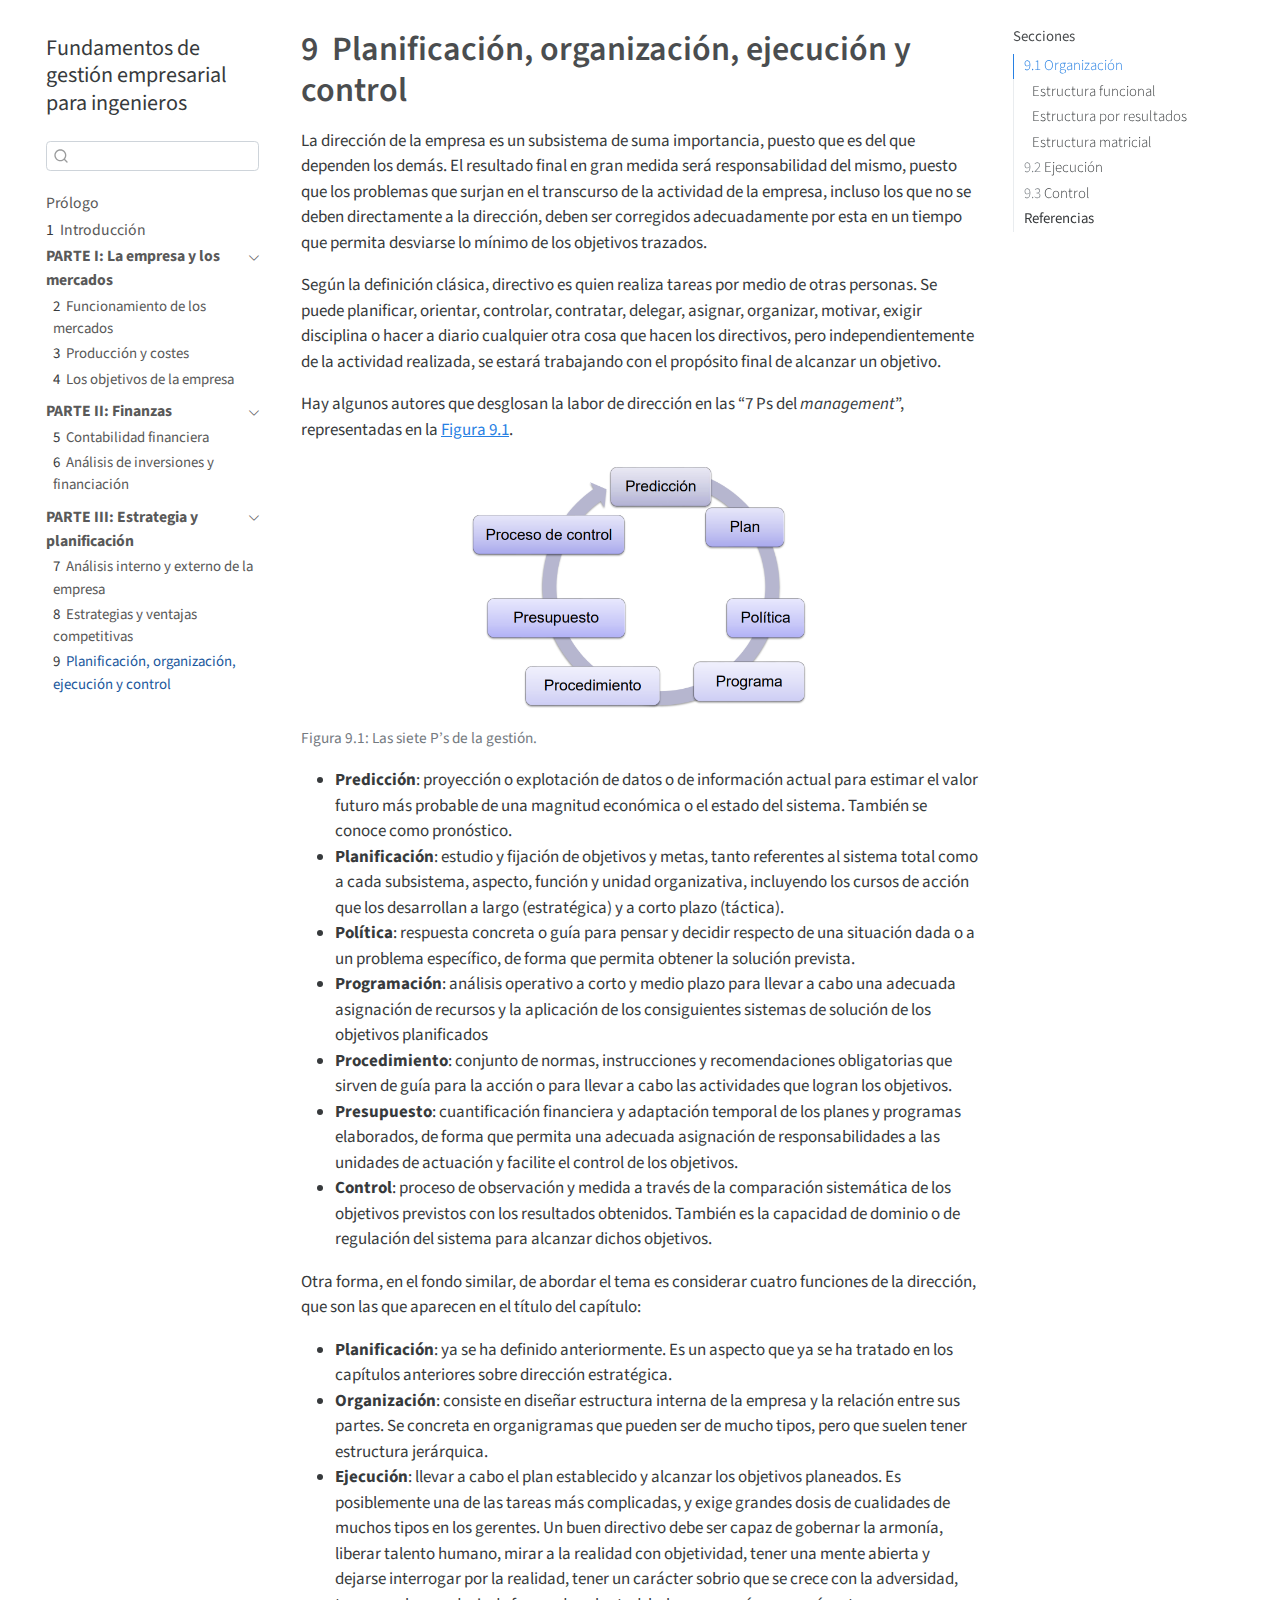
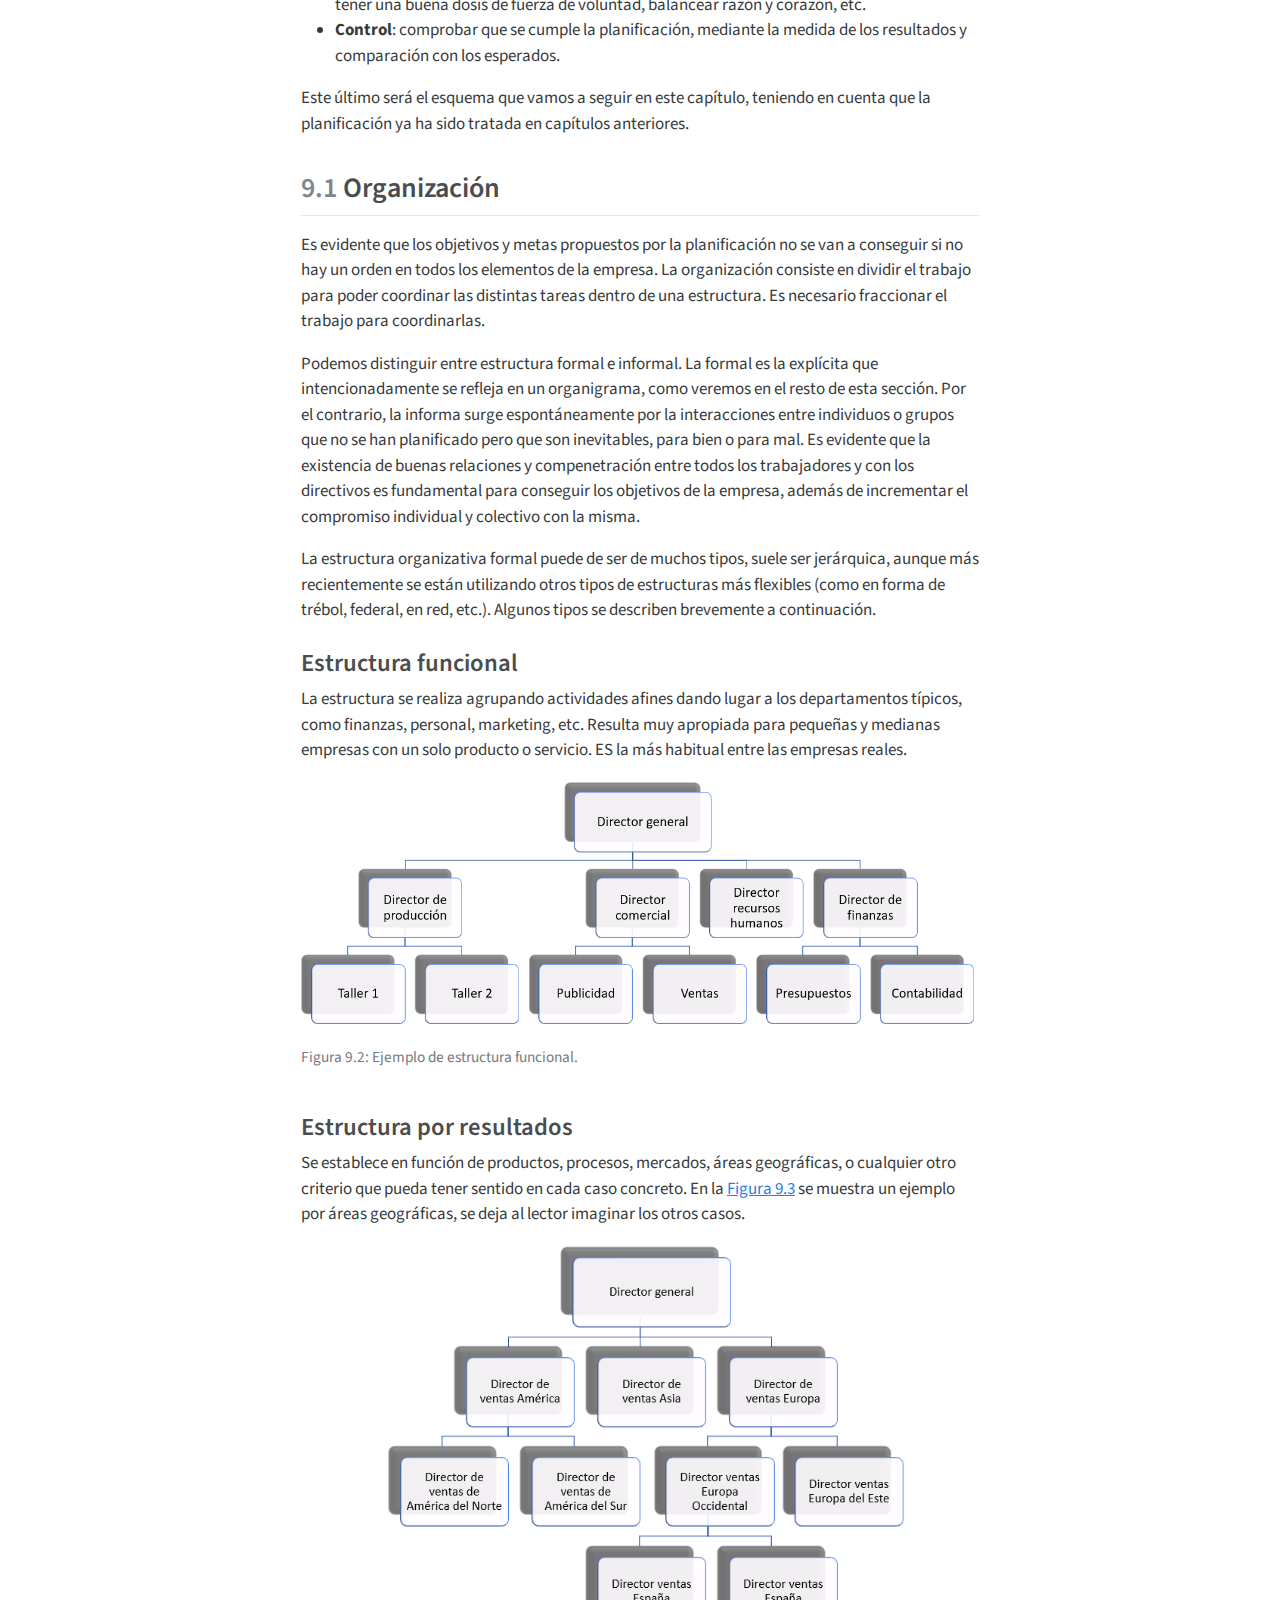
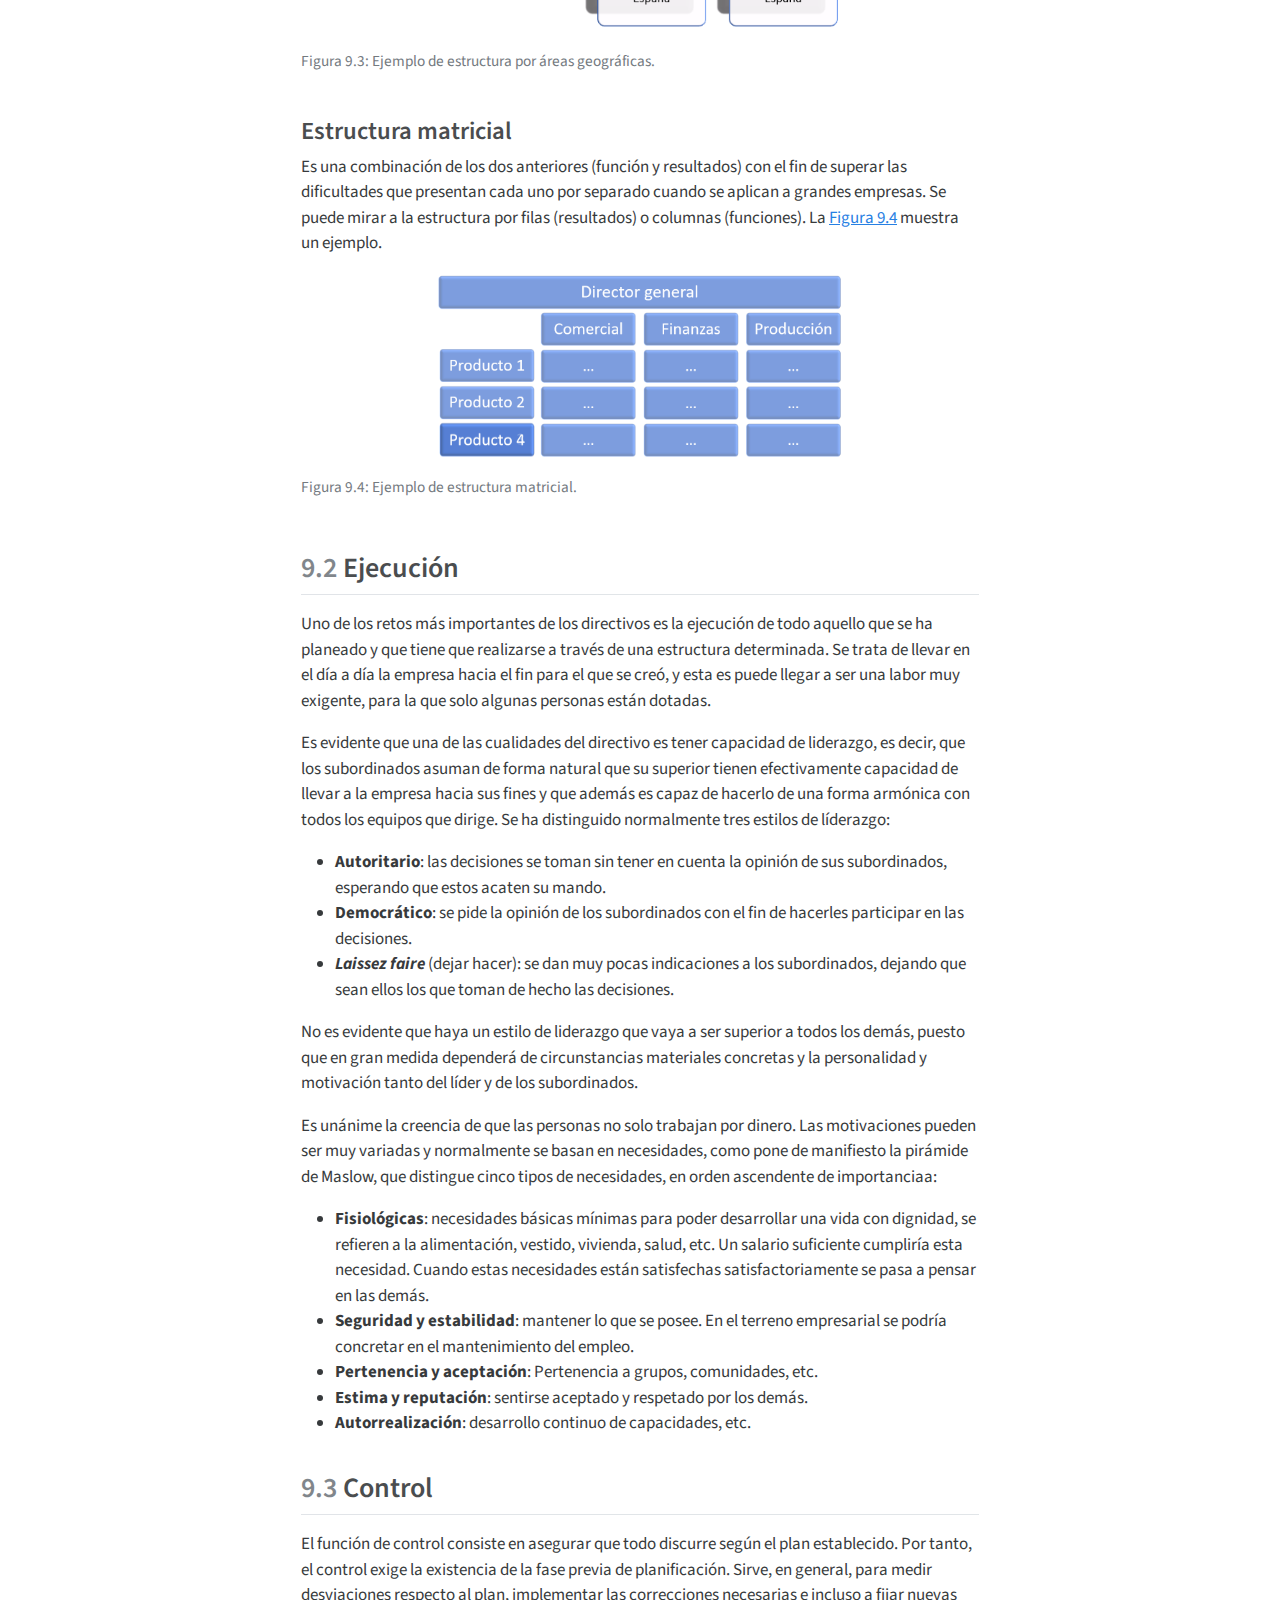
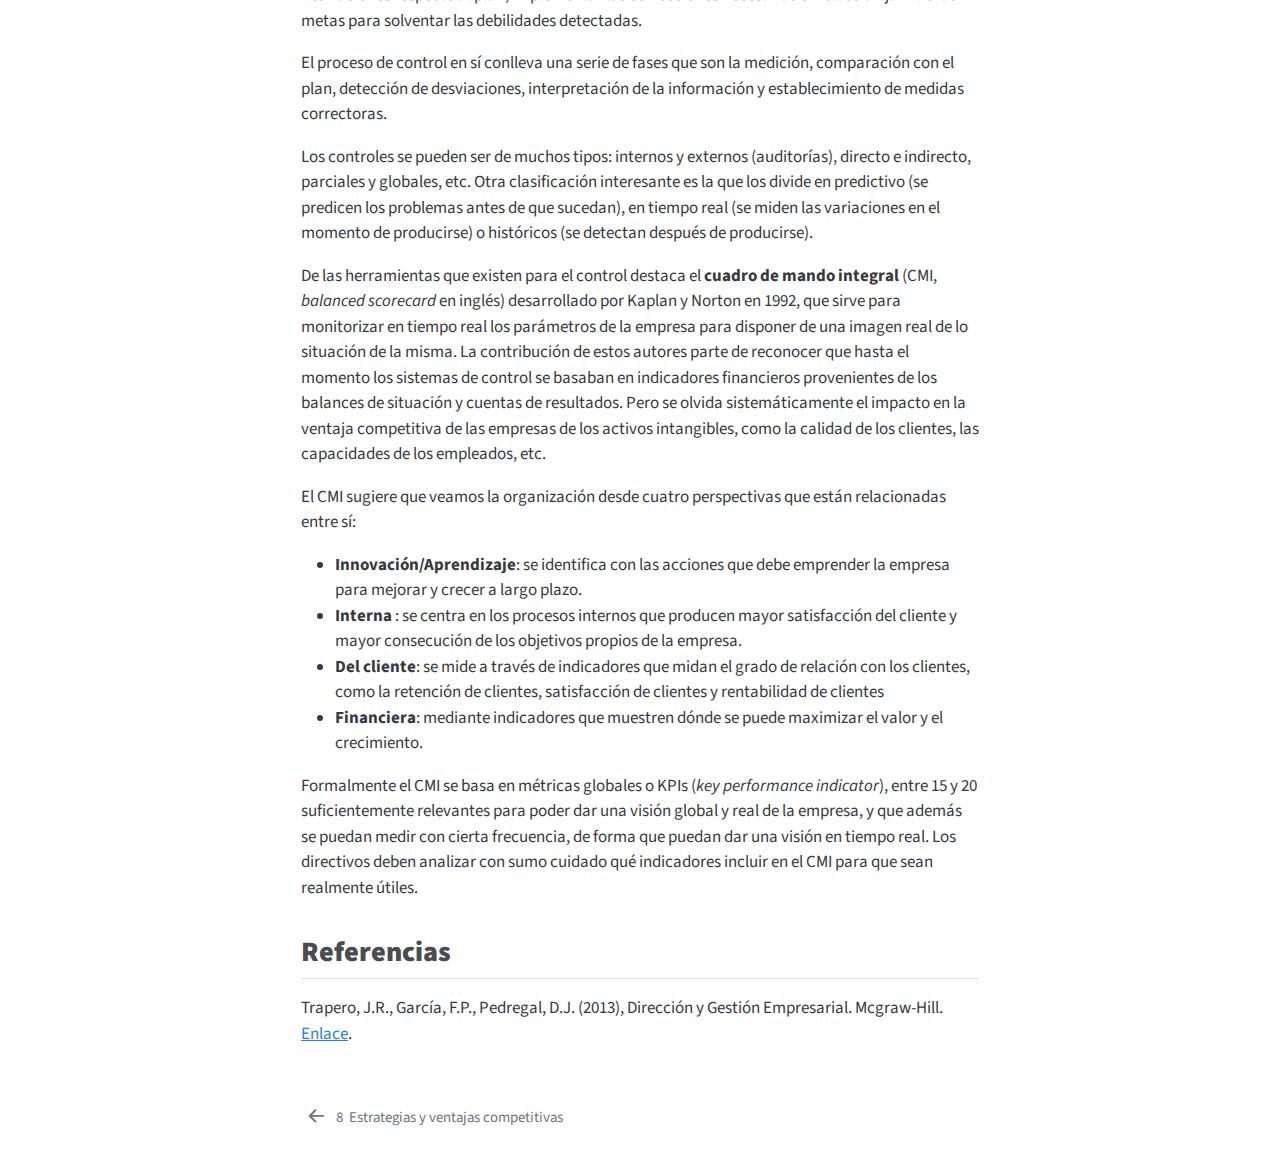
<file: 09-control.html>
<!DOCTYPE html>
<html xmlns="http://www.w3.org/1999/xhtml" lang="es" xml:lang="es"><head>

<meta charset="utf-8">
<meta name="generator" content="quarto-1.3.450">

<meta name="viewport" content="width=device-width, initial-scale=1.0, user-scalable=yes">


<title>Fundamentos de gestión empresarial para ingenieros - 9&nbsp; Planificación, organización, ejecución y control</title>
<style>
code{white-space: pre-wrap;}
span.smallcaps{font-variant: small-caps;}
div.columns{display: flex; gap: min(4vw, 1.5em);}
div.column{flex: auto; overflow-x: auto;}
div.hanging-indent{margin-left: 1.5em; text-indent: -1.5em;}
ul.task-list{list-style: none;}
ul.task-list li input[type="checkbox"] {
  width: 0.8em;
  margin: 0 0.8em 0.2em -1em; /* quarto-specific, see https://github.com/quarto-dev/quarto-cli/issues/4556 */ 
  vertical-align: middle;
}
</style>


<script src="site_libs/quarto-nav/quarto-nav.js"></script>
<script src="site_libs/quarto-nav/headroom.min.js"></script>
<script src="site_libs/clipboard/clipboard.min.js"></script>
<script src="site_libs/quarto-search/autocomplete.umd.js"></script>
<script src="site_libs/quarto-search/fuse.min.js"></script>
<script src="site_libs/quarto-search/quarto-search.js"></script>
<meta name="quarto:offset" content="./">
<link href="./08-estrategia.html" rel="prev">
<script src="site_libs/quarto-html/quarto.js"></script>
<script src="site_libs/quarto-html/popper.min.js"></script>
<script src="site_libs/quarto-html/tippy.umd.min.js"></script>
<script src="site_libs/quarto-html/anchor.min.js"></script>
<link href="site_libs/quarto-html/tippy.css" rel="stylesheet">
<link href="site_libs/quarto-html/quarto-syntax-highlighting.css" rel="stylesheet" id="quarto-text-highlighting-styles">
<script src="site_libs/bootstrap/bootstrap.min.js"></script>
<link href="site_libs/bootstrap/bootstrap-icons.css" rel="stylesheet">
<link href="site_libs/bootstrap/bootstrap.min.css" rel="stylesheet" id="quarto-bootstrap" data-mode="light">
<script id="quarto-search-options" type="application/json">{
  "location": "sidebar",
  "copy-button": false,
  "collapse-after": 3,
  "panel-placement": "start",
  "type": "textbox",
  "limit": 20,
  "language": {
    "search-no-results-text": "Sin resultados",
    "search-matching-documents-text": "documentos encontrados",
    "search-copy-link-title": "Copiar el enlace en la búsqueda",
    "search-hide-matches-text": "Ocultar resultados adicionales",
    "search-more-match-text": "resultado adicional en este documento",
    "search-more-matches-text": "resultados adicionales en este documento",
    "search-clear-button-title": "Borrar",
    "search-detached-cancel-button-title": "Cancelar",
    "search-submit-button-title": "Enviar",
    "search-label": "Buscar"
  }
}</script>


</head>

<body class="nav-sidebar floating">

<div id="quarto-search-results"></div>
  <header id="quarto-header" class="headroom fixed-top">
  <nav class="quarto-secondary-nav">
    <div class="container-fluid d-flex">
      <button type="button" class="quarto-btn-toggle btn" data-bs-toggle="collapse" data-bs-target="#quarto-sidebar,#quarto-sidebar-glass" aria-controls="quarto-sidebar" aria-expanded="false" aria-label="Alternar barra lateral" onclick="if (window.quartoToggleHeadroom) { window.quartoToggleHeadroom(); }">
        <i class="bi bi-layout-text-sidebar-reverse"></i>
      </button>
      <nav class="quarto-page-breadcrumbs" aria-label="breadcrumb"><ol class="breadcrumb"><li class="breadcrumb-item"><a href="./07-interno.html"><strong>PARTE III: Estrategia y planificación</strong></a></li><li class="breadcrumb-item"><a href="./09-control.html"><span class="chapter-number">9</span>&nbsp; <span class="chapter-title">Planificación, organización, ejecución y control</span></a></li></ol></nav>
      <a class="flex-grow-1" role="button" data-bs-toggle="collapse" data-bs-target="#quarto-sidebar,#quarto-sidebar-glass" aria-controls="quarto-sidebar" aria-expanded="false" aria-label="Alternar barra lateral" onclick="if (window.quartoToggleHeadroom) { window.quartoToggleHeadroom(); }">      
      </a>
      <button type="button" class="btn quarto-search-button" aria-label="" onclick="window.quartoOpenSearch();">
        <i class="bi bi-search"></i>
      </button>
    </div>
  </nav>
</header>
<!-- content -->
<div id="quarto-content" class="quarto-container page-columns page-rows-contents page-layout-article">
<!-- sidebar -->
  <nav id="quarto-sidebar" class="sidebar collapse collapse-horizontal sidebar-navigation floating overflow-auto">
    <div class="pt-lg-2 mt-2 text-left sidebar-header">
    <div class="sidebar-title mb-0 py-0">
      <a href="./">Fundamentos de gestión empresarial para ingenieros</a> 
    </div>
      </div>
        <div class="mt-2 flex-shrink-0 align-items-center">
        <div class="sidebar-search">
        <div id="quarto-search" class="" title="Buscar"></div>
        </div>
        </div>
    <div class="sidebar-menu-container"> 
    <ul class="list-unstyled mt-1">
        <li class="sidebar-item">
  <div class="sidebar-item-container"> 
  <a href="./index.html" class="sidebar-item-text sidebar-link">
 <span class="menu-text">Prólogo</span></a>
  </div>
</li>
        <li class="sidebar-item">
  <div class="sidebar-item-container"> 
  <a href="./01-intro.html" class="sidebar-item-text sidebar-link">
 <span class="menu-text"><span class="chapter-number">1</span>&nbsp; <span class="chapter-title">Introducción</span></span></a>
  </div>
</li>
        <li class="sidebar-item sidebar-item-section">
      <div class="sidebar-item-container"> 
            <a class="sidebar-item-text sidebar-link text-start" data-bs-toggle="collapse" data-bs-target="#quarto-sidebar-section-1" aria-expanded="true">
 <span class="menu-text"><strong>PARTE I: La empresa y los mercados</strong></span></a>
          <a class="sidebar-item-toggle text-start" data-bs-toggle="collapse" data-bs-target="#quarto-sidebar-section-1" aria-expanded="true" aria-label="Alternar sección">
            <i class="bi bi-chevron-right ms-2"></i>
          </a> 
      </div>
      <ul id="quarto-sidebar-section-1" class="collapse list-unstyled sidebar-section depth1 show">  
          <li class="sidebar-item">
  <div class="sidebar-item-container"> 
  <a href="./02-mercado.html" class="sidebar-item-text sidebar-link">
 <span class="menu-text"><span class="chapter-number">2</span>&nbsp; <span class="chapter-title">Funcionamiento de los mercados</span></span></a>
  </div>
</li>
          <li class="sidebar-item">
  <div class="sidebar-item-container"> 
  <a href="./03-costes.html" class="sidebar-item-text sidebar-link">
 <span class="menu-text"><span class="chapter-number">3</span>&nbsp; <span class="chapter-title">Producción y costes</span></span></a>
  </div>
</li>
          <li class="sidebar-item">
  <div class="sidebar-item-container"> 
  <a href="./04-objetivos.html" class="sidebar-item-text sidebar-link">
 <span class="menu-text"><span class="chapter-number">4</span>&nbsp; <span class="chapter-title">Los objetivos de la empresa</span></span></a>
  </div>
</li>
      </ul>
  </li>
        <li class="sidebar-item sidebar-item-section">
      <div class="sidebar-item-container"> 
            <a class="sidebar-item-text sidebar-link text-start" data-bs-toggle="collapse" data-bs-target="#quarto-sidebar-section-2" aria-expanded="true">
 <span class="menu-text"><strong>PARTE II: Finanzas</strong></span></a>
          <a class="sidebar-item-toggle text-start" data-bs-toggle="collapse" data-bs-target="#quarto-sidebar-section-2" aria-expanded="true" aria-label="Alternar sección">
            <i class="bi bi-chevron-right ms-2"></i>
          </a> 
      </div>
      <ul id="quarto-sidebar-section-2" class="collapse list-unstyled sidebar-section depth1 show">  
          <li class="sidebar-item">
  <div class="sidebar-item-container"> 
  <a href="./05-contabilidad.html" class="sidebar-item-text sidebar-link">
 <span class="menu-text"><span class="chapter-number">5</span>&nbsp; <span class="chapter-title">Contabilidad financiera</span></span></a>
  </div>
</li>
          <li class="sidebar-item">
  <div class="sidebar-item-container"> 
  <a href="./06-inversiones.html" class="sidebar-item-text sidebar-link">
 <span class="menu-text"><span class="chapter-number">6</span>&nbsp; <span class="chapter-title">Análisis de inversiones y financiación</span></span></a>
  </div>
</li>
      </ul>
  </li>
        <li class="sidebar-item sidebar-item-section">
      <div class="sidebar-item-container"> 
            <a class="sidebar-item-text sidebar-link text-start" data-bs-toggle="collapse" data-bs-target="#quarto-sidebar-section-3" aria-expanded="true">
 <span class="menu-text"><strong>PARTE III: Estrategia y planificación</strong></span></a>
          <a class="sidebar-item-toggle text-start" data-bs-toggle="collapse" data-bs-target="#quarto-sidebar-section-3" aria-expanded="true" aria-label="Alternar sección">
            <i class="bi bi-chevron-right ms-2"></i>
          </a> 
      </div>
      <ul id="quarto-sidebar-section-3" class="collapse list-unstyled sidebar-section depth1 show">  
          <li class="sidebar-item">
  <div class="sidebar-item-container"> 
  <a href="./07-interno.html" class="sidebar-item-text sidebar-link">
 <span class="menu-text"><span class="chapter-number">7</span>&nbsp; <span class="chapter-title">Análisis interno y externo de la empresa</span></span></a>
  </div>
</li>
          <li class="sidebar-item">
  <div class="sidebar-item-container"> 
  <a href="./08-estrategia.html" class="sidebar-item-text sidebar-link">
 <span class="menu-text"><span class="chapter-number">8</span>&nbsp; <span class="chapter-title">Estrategias y ventajas competitivas</span></span></a>
  </div>
</li>
          <li class="sidebar-item">
  <div class="sidebar-item-container"> 
  <a href="./09-control.html" class="sidebar-item-text sidebar-link active">
 <span class="menu-text"><span class="chapter-number">9</span>&nbsp; <span class="chapter-title">Planificación, organización, ejecución y control</span></span></a>
  </div>
</li>
      </ul>
  </li>
    </ul>
    </div>
</nav>
<div id="quarto-sidebar-glass" data-bs-toggle="collapse" data-bs-target="#quarto-sidebar,#quarto-sidebar-glass"></div>
<!-- margin-sidebar -->
    <div id="quarto-margin-sidebar" class="sidebar margin-sidebar">
        <nav id="TOC" role="doc-toc" class="toc-active">
    <h2 id="toc-title">Secciones</h2>
   
  <ul>
  <li><a href="#organización" id="toc-organización" class="nav-link active" data-scroll-target="#organización"><span class="header-section-number">9.1</span> Organización</a>
  <ul class="collapse">
  <li><a href="#estructura-funcional" id="toc-estructura-funcional" class="nav-link" data-scroll-target="#estructura-funcional">Estructura funcional</a></li>
  <li><a href="#estructura-por-resultados" id="toc-estructura-por-resultados" class="nav-link" data-scroll-target="#estructura-por-resultados">Estructura por resultados</a></li>
  <li><a href="#estructura-matricial" id="toc-estructura-matricial" class="nav-link" data-scroll-target="#estructura-matricial">Estructura matricial</a></li>
  </ul></li>
  <li><a href="#ejecución" id="toc-ejecución" class="nav-link" data-scroll-target="#ejecución"><span class="header-section-number">9.2</span> Ejecución</a></li>
  <li><a href="#control" id="toc-control" class="nav-link" data-scroll-target="#control"><span class="header-section-number">9.3</span> Control</a></li>
  <li><a href="#referencias" id="toc-referencias" class="nav-link" data-scroll-target="#referencias"><strong>Referencias</strong></a></li>
  </ul>
</nav>
    </div>
<!-- main -->
<main class="content" id="quarto-document-content">

<header id="title-block-header" class="quarto-title-block default">
<div class="quarto-title">
<h1 class="title"><span id="chap9" class="quarto-section-identifier"><span class="chapter-number">9</span>&nbsp; <span class="chapter-title">Planificación, organización, ejecución y control</span></span></h1>
</div>



<div class="quarto-title-meta">

    
  
    
  </div>
  

</header>

<p>La dirección de la empresa es un subsistema de suma importancia, puesto que es del que dependen los demás. El resultado final en gran medida será responsabilidad del mismo, puesto que los problemas que surjan en el transcurso de la actividad de la empresa, incluso los que no se deben directamente a la dirección, deben ser corregidos adecuadamente por esta en un tiempo que permita desviarse lo mínimo de los objetivos trazados.</p>
<p>Según la definición clásica, directivo es quien realiza tareas por medio de otras personas. Se puede planificar, orientar, controlar, contratar, delegar, asignar, organizar, motivar, exigir disciplina o hacer a diario cualquier otra cosa que hacen los directivos, pero independientemente de la actividad realizada, se estará trabajando con el propósito final de alcanzar un objetivo.</p>
<p>Hay algunos autores que desglosan la labor de dirección en las “7 Ps del <em>management</em>”, representadas en la <a href="#fig-fig90">Figura&nbsp;<span>9.1</span></a>.</p>
<div class="cell" data-layout-align="center">
<div class="cell-output-display">
<div id="fig-fig90" class="quarto-figure quarto-figure-center anchored">
<figure class="figure">
<p><img src="fig90.png" class="img-fluid figure-img" style="width:50.0%"></p>
<figcaption class="figure-caption">Figura&nbsp;9.1: Las siete P’s de la gestión.</figcaption>
</figure>
</div>
</div>
</div>
<ul>
<li><strong>Predicción</strong>: proyección o explotación de datos o de información actual para estimar el valor futuro más probable de una magnitud económica o el estado del sistema. También se conoce como pronóstico.</li>
<li><strong>Planificación</strong>: estudio y fijación de objetivos y metas, tanto referentes al sistema total como a cada subsistema, aspecto, función y unidad organizativa, incluyendo los cursos de acción que los desarrollan a largo (estratégica) y a corto plazo (táctica).</li>
<li><strong>Política</strong>: respuesta concreta o guía para pensar y decidir respecto de una situación dada o a un problema específico, de forma que permita obtener la solución prevista.</li>
<li><strong>Programación</strong>: análisis operativo a corto y medio plazo para llevar a cabo una adecuada asignación de recursos y la aplicación de los consiguientes sistemas de solución de los objetivos planificados</li>
<li><strong>Procedimiento</strong>: conjunto de normas, instrucciones y recomendaciones obligatorias que sirven de guía para la acción o para llevar a cabo las actividades que logran los objetivos.</li>
<li><strong>Presupuesto</strong>: cuantificación financiera y adaptación temporal de los planes y programas elaborados, de forma que permita una adecuada asignación de responsabilidades a las unidades de actuación y facilite el control de los objetivos.</li>
<li><strong>Control</strong>: proceso de observación y medida a través de la comparación sistemática de los objetivos previstos con los resultados obtenidos. También es la capacidad de dominio o de regulación del sistema para alcanzar dichos objetivos.</li>
</ul>
<p>Otra forma, en el fondo similar, de abordar el tema es considerar cuatro funciones de la dirección, que son las que aparecen en el título del capítulo:</p>
<ul>
<li><strong>Planificación</strong>: ya se ha definido anteriormente. Es un aspecto que ya se ha tratado en los capítulos anteriores sobre dirección estratégica.</li>
<li><strong>Organización</strong>: consiste en diseñar estructura interna de la empresa y la relación entre sus partes. Se concreta en organigramas que pueden ser de mucho tipos, pero que suelen tener estructura jerárquica.</li>
<li><strong>Ejecución</strong>: llevar a cabo el plan establecido y alcanzar los objetivos planeados. Es posiblemente una de las tareas más complicadas, y exige grandes dosis de cualidades de muchos tipos en los gerentes. Un buen directivo debe ser capaz de gobernar la armonía, liberar talento humano, mirar a la realidad con objetividad, tener una mente abierta y dejarse interrogar por la realidad, tener un carácter sobrio que se crece con la adversidad, tener una buena dosis de fuerza de voluntad, balancear razón y corazón, etc.</li>
<li><strong>Control</strong>: comprobar que se cumple la planificación, mediante la medida de los resultados y comparación con los esperados.</li>
</ul>
<p>Este último será el esquema que vamos a seguir en este capítulo, teniendo en cuenta que la planificación ya ha sido tratada en capítulos anteriores.</p>
<section id="organización" class="level2" data-number="9.1">
<h2 data-number="9.1" class="anchored" data-anchor-id="organización"><span class="header-section-number">9.1</span> Organización</h2>
<p>Es evidente que los objetivos y metas propuestos por la planificación no se van a conseguir si no hay un orden en todos los elementos de la empresa. La organización consiste en dividir el trabajo para poder coordinar las distintas tareas dentro de una estructura. Es necesario fraccionar el trabajo para coordinarlas.</p>
<p>Podemos distinguir entre estructura formal e informal. La formal es la explícita que intencionadamente se refleja en un organigrama, como veremos en el resto de esta sección. Por el contrario, la informa surge espontáneamente por la interacciones entre individuos o grupos que no se han planificado pero que son inevitables, para bien o para mal. Es evidente que la existencia de buenas relaciones y compenetración entre todos los trabajadores y con los directivos es fundamental para conseguir los objetivos de la empresa, además de incrementar el compromiso individual y colectivo con la misma.</p>
<p>La estructura organizativa formal puede de ser de muchos tipos, suele ser jerárquica, aunque más recientemente se están utilizando otros tipos de estructuras más flexibles (como en forma de trébol, federal, en red, etc.). Algunos tipos se describen brevemente a continuación.</p>
<section id="estructura-funcional" class="level3 unnumbered">
<h3 class="unnumbered anchored" data-anchor-id="estructura-funcional">Estructura funcional</h3>
<p>La estructura se realiza agrupando actividades afines dando lugar a los departamentos típicos, como finanzas, personal, marketing, etc. Resulta muy apropiada para pequeñas y medianas empresas con un solo producto o servicio. ES la más habitual entre las empresas reales.</p>
<div class="cell" data-layout-align="center">
<div class="cell-output-display">
<div id="fig-fig91" class="quarto-figure quarto-figure-center anchored">
<figure class="figure">
<p><img src="fig91.png" class="img-fluid figure-img" style="width:100.0%"></p>
<figcaption class="figure-caption">Figura&nbsp;9.2: Ejemplo de estructura funcional.</figcaption>
</figure>
</div>
</div>
</div>
</section>
<section id="estructura-por-resultados" class="level3 unnumbered">
<h3 class="unnumbered anchored" data-anchor-id="estructura-por-resultados">Estructura por resultados</h3>
<p>Se establece en función de productos, procesos, mercados, áreas geográficas, o cualquier otro criterio que pueda tener sentido en cada caso concreto. En la <a href="#fig-fig92">Figura&nbsp;<span>9.3</span></a> se muestra un ejemplo por áreas geográficas, se deja al lector imaginar los otros casos.</p>
<div class="cell" data-layout-align="center">
<div class="cell-output-display">
<div id="fig-fig92" class="quarto-figure quarto-figure-center anchored">
<figure class="figure">
<p><img src="fig92.png" class="img-fluid figure-img" style="width:80.0%"></p>
<figcaption class="figure-caption">Figura&nbsp;9.3: Ejemplo de estructura por áreas geográficas.</figcaption>
</figure>
</div>
</div>
</div>
</section>
<section id="estructura-matricial" class="level3 unnumbered">
<h3 class="unnumbered anchored" data-anchor-id="estructura-matricial">Estructura matricial</h3>
<p>Es una combinación de los dos anteriores (función y resultados) con el fin de superar las dificultades que presentan cada uno por separado cuando se aplican a grandes empresas. Se puede mirar a la estructura por filas (resultados) o columnas (funciones). La <a href="#fig-fig93">Figura&nbsp;<span>9.4</span></a> muestra un ejemplo.</p>
<div class="cell" data-layout-align="center">
<div class="cell-output-display">
<div id="fig-fig93" class="quarto-figure quarto-figure-center anchored">
<figure class="figure">
<p><img src="fig93.png" class="img-fluid figure-img" style="width:60.0%"></p>
<figcaption class="figure-caption">Figura&nbsp;9.4: Ejemplo de estructura matricial.</figcaption>
</figure>
</div>
</div>
</div>
</section>
</section>
<section id="ejecución" class="level2" data-number="9.2">
<h2 data-number="9.2" class="anchored" data-anchor-id="ejecución"><span class="header-section-number">9.2</span> Ejecución</h2>
<p>Uno de los retos más importantes de los directivos es la ejecución de todo aquello que se ha planeado y que tiene que realizarse a través de una estructura determinada. Se trata de llevar en el día a día la empresa hacia el fin para el que se creó, y esta es puede llegar a ser una labor muy exigente, para la que solo algunas personas están dotadas.</p>
<p>Es evidente que una de las cualidades del directivo es tener capacidad de liderazgo, es decir, que los subordinados asuman de forma natural que su superior tienen efectivamente capacidad de llevar a la empresa hacia sus fines y que además es capaz de hacerlo de una forma armónica con todos los equipos que dirige. Se ha distinguido normalmente tres estilos de líderazgo:</p>
<ul>
<li><strong>Autoritario</strong>: las decisiones se toman sin tener en cuenta la opinión de sus subordinados, esperando que estos acaten su mando.</li>
<li><strong>Democrático</strong>: se pide la opinión de los subordinados con el fin de hacerles participar en las decisiones.</li>
<li><strong><em>Laissez faire</em></strong> (dejar hacer): se dan muy pocas indicaciones a los subordinados, dejando que sean ellos los que toman de hecho las decisiones.</li>
</ul>
<p>No es evidente que haya un estilo de liderazgo que vaya a ser superior a todos los demás, puesto que en gran medida dependerá de circunstancias materiales concretas y la personalidad y motivación tanto del líder y de los subordinados.</p>
<p>Es unánime la creencia de que las personas no solo trabajan por dinero. Las motivaciones pueden ser muy variadas y normalmente se basan en necesidades, como pone de manifiesto la pirámide de Maslow, que distingue cinco tipos de necesidades, en orden ascendente de importanciaa:</p>
<ul>
<li><strong>Fisiológicas</strong>: necesidades básicas mínimas para poder desarrollar una vida con dignidad, se refieren a la alimentación, vestido, vivienda, salud, etc. Un salario suficiente cumpliría esta necesidad. Cuando estas necesidades están satisfechas satisfactoriamente se pasa a pensar en las demás.</li>
<li><strong>Seguridad y estabilidad</strong>: mantener lo que se posee. En el terreno empresarial se podría concretar en el mantenimiento del empleo.</li>
<li><strong>Pertenencia y aceptación</strong>: Pertenencia a grupos, comunidades, etc.</li>
<li><strong>Estima y reputación</strong>: sentirse aceptado y respetado por los demás.</li>
<li><strong>Autorrealización</strong>: desarrollo continuo de capacidades, etc.</li>
</ul>
</section>
<section id="control" class="level2" data-number="9.3">
<h2 data-number="9.3" class="anchored" data-anchor-id="control"><span class="header-section-number">9.3</span> Control</h2>
<p>El función de control consiste en asegurar que todo discurre según el plan establecido. Por tanto, el control exige la existencia de la fase previa de planificación. Sirve, en general, para medir desviaciones respecto al plan, implementar las correcciones necesarias e incluso a fijar nuevas metas para solventar las debilidades detectadas.</p>
<p>El proceso de control en sí conlleva una serie de fases que son la medición, comparación con el plan, detección de desviaciones, interpretación de la información y establecimiento de medidas correctoras.</p>
<p>Los controles se pueden ser de muchos tipos: internos y externos (auditorías), directo e indirecto, parciales y globales, etc. Otra clasificación interesante es la que los divide en predictivo (se predicen los problemas antes de que sucedan), en tiempo real (se miden las variaciones en el momento de producirse) o históricos (se detectan después de producirse).</p>
<p>De las herramientas que existen para el control destaca el <strong>cuadro de mando integral</strong> (CMI, <em>balanced scorecard</em> en inglés) desarrollado por Kaplan y Norton en 1992, que sirve para monitorizar en tiempo real los parámetros de la empresa para disponer de una imagen real de lo situación de la misma. La contribución de estos autores parte de reconocer que hasta el momento los sistemas de control se basaban en indicadores financieros provenientes de los balances de situación y cuentas de resultados. Pero se olvida sistemáticamente el impacto en la ventaja competitiva de las empresas de los activos intangibles, como la calidad de los clientes, las capacidades de los empleados, etc.</p>
<p>El CMI sugiere que veamos la organización desde cuatro perspectivas que están relacionadas entre sí:</p>
<ul>
<li><strong>Innovación/Aprendizaje</strong>: se identifica con las acciones que debe emprender la empresa para mejorar y crecer a largo plazo.</li>
<li><strong>Interna </strong>: se centra en los procesos internos que producen mayor satisfacción del cliente y mayor consecución de los objetivos propios de la empresa.</li>
<li><strong>Del cliente</strong>: se mide a través de indicadores que midan el grado de relación con los clientes, como la retención de clientes, satisfacción de clientes y rentabilidad de clientes</li>
<li><strong>Financiera</strong>: mediante indicadores que muestren dónde se puede maximizar el valor y el crecimiento.</li>
</ul>
<p>Formalmente el CMI se basa en métricas globales o KPIs (<em>key performance indicator</em>), entre 15 y 20 suficientemente relevantes para poder dar una visión global y real de la empresa, y que además se puedan medir con cierta frecuencia, de forma que puedan dar una visión en tiempo real. Los directivos deben analizar con sumo cuidado qué indicadores incluir en el CMI para que sean realmente útiles.</p>
</section>
<section id="referencias" class="level2 unnumbered">
<h2 class="unnumbered anchored" data-anchor-id="referencias"><strong>Referencias</strong></h2>
<p>Trapero, J.R., García, F.P., Pedregal, D.J. (2013), Dirección y Gestión Empresarial. Mcgraw-Hill. <a href="https://www.mheducation.es/direccion-y-gestion-empresarial-9788448190385-spain" target="_blank">Enlace</a>.</p>


</section>

</main> <!-- /main -->
<script id="quarto-html-after-body" type="application/javascript">
window.document.addEventListener("DOMContentLoaded", function (event) {
  const toggleBodyColorMode = (bsSheetEl) => {
    const mode = bsSheetEl.getAttribute("data-mode");
    const bodyEl = window.document.querySelector("body");
    if (mode === "dark") {
      bodyEl.classList.add("quarto-dark");
      bodyEl.classList.remove("quarto-light");
    } else {
      bodyEl.classList.add("quarto-light");
      bodyEl.classList.remove("quarto-dark");
    }
  }
  const toggleBodyColorPrimary = () => {
    const bsSheetEl = window.document.querySelector("link#quarto-bootstrap");
    if (bsSheetEl) {
      toggleBodyColorMode(bsSheetEl);
    }
  }
  toggleBodyColorPrimary();  
  const icon = "";
  const anchorJS = new window.AnchorJS();
  anchorJS.options = {
    placement: 'right',
    icon: icon
  };
  anchorJS.add('.anchored');
  const isCodeAnnotation = (el) => {
    for (const clz of el.classList) {
      if (clz.startsWith('code-annotation-')) {                     
        return true;
      }
    }
    return false;
  }
  const clipboard = new window.ClipboardJS('.code-copy-button', {
    text: function(trigger) {
      const codeEl = trigger.previousElementSibling.cloneNode(true);
      for (const childEl of codeEl.children) {
        if (isCodeAnnotation(childEl)) {
          childEl.remove();
        }
      }
      return codeEl.innerText;
    }
  });
  clipboard.on('success', function(e) {
    // button target
    const button = e.trigger;
    // don't keep focus
    button.blur();
    // flash "checked"
    button.classList.add('code-copy-button-checked');
    var currentTitle = button.getAttribute("title");
    button.setAttribute("title", "Copiado");
    let tooltip;
    if (window.bootstrap) {
      button.setAttribute("data-bs-toggle", "tooltip");
      button.setAttribute("data-bs-placement", "left");
      button.setAttribute("data-bs-title", "Copiado");
      tooltip = new bootstrap.Tooltip(button, 
        { trigger: "manual", 
          customClass: "code-copy-button-tooltip",
          offset: [0, -8]});
      tooltip.show();    
    }
    setTimeout(function() {
      if (tooltip) {
        tooltip.hide();
        button.removeAttribute("data-bs-title");
        button.removeAttribute("data-bs-toggle");
        button.removeAttribute("data-bs-placement");
      }
      button.setAttribute("title", currentTitle);
      button.classList.remove('code-copy-button-checked');
    }, 1000);
    // clear code selection
    e.clearSelection();
  });
  function tippyHover(el, contentFn) {
    const config = {
      allowHTML: true,
      content: contentFn,
      maxWidth: 500,
      delay: 100,
      arrow: false,
      appendTo: function(el) {
          return el.parentElement;
      },
      interactive: true,
      interactiveBorder: 10,
      theme: 'quarto',
      placement: 'bottom-start'
    };
    window.tippy(el, config); 
  }
  const noterefs = window.document.querySelectorAll('a[role="doc-noteref"]');
  for (var i=0; i<noterefs.length; i++) {
    const ref = noterefs[i];
    tippyHover(ref, function() {
      // use id or data attribute instead here
      let href = ref.getAttribute('data-footnote-href') || ref.getAttribute('href');
      try { href = new URL(href).hash; } catch {}
      const id = href.replace(/^#\/?/, "");
      const note = window.document.getElementById(id);
      return note.innerHTML;
    });
  }
      let selectedAnnoteEl;
      const selectorForAnnotation = ( cell, annotation) => {
        let cellAttr = 'data-code-cell="' + cell + '"';
        let lineAttr = 'data-code-annotation="' +  annotation + '"';
        const selector = 'span[' + cellAttr + '][' + lineAttr + ']';
        return selector;
      }
      const selectCodeLines = (annoteEl) => {
        const doc = window.document;
        const targetCell = annoteEl.getAttribute("data-target-cell");
        const targetAnnotation = annoteEl.getAttribute("data-target-annotation");
        const annoteSpan = window.document.querySelector(selectorForAnnotation(targetCell, targetAnnotation));
        const lines = annoteSpan.getAttribute("data-code-lines").split(",");
        const lineIds = lines.map((line) => {
          return targetCell + "-" + line;
        })
        let top = null;
        let height = null;
        let parent = null;
        if (lineIds.length > 0) {
            //compute the position of the single el (top and bottom and make a div)
            const el = window.document.getElementById(lineIds[0]);
            top = el.offsetTop;
            height = el.offsetHeight;
            parent = el.parentElement.parentElement;
          if (lineIds.length > 1) {
            const lastEl = window.document.getElementById(lineIds[lineIds.length - 1]);
            const bottom = lastEl.offsetTop + lastEl.offsetHeight;
            height = bottom - top;
          }
          if (top !== null && height !== null && parent !== null) {
            // cook up a div (if necessary) and position it 
            let div = window.document.getElementById("code-annotation-line-highlight");
            if (div === null) {
              div = window.document.createElement("div");
              div.setAttribute("id", "code-annotation-line-highlight");
              div.style.position = 'absolute';
              parent.appendChild(div);
            }
            div.style.top = top - 2 + "px";
            div.style.height = height + 4 + "px";
            let gutterDiv = window.document.getElementById("code-annotation-line-highlight-gutter");
            if (gutterDiv === null) {
              gutterDiv = window.document.createElement("div");
              gutterDiv.setAttribute("id", "code-annotation-line-highlight-gutter");
              gutterDiv.style.position = 'absolute';
              const codeCell = window.document.getElementById(targetCell);
              const gutter = codeCell.querySelector('.code-annotation-gutter');
              gutter.appendChild(gutterDiv);
            }
            gutterDiv.style.top = top - 2 + "px";
            gutterDiv.style.height = height + 4 + "px";
          }
          selectedAnnoteEl = annoteEl;
        }
      };
      const unselectCodeLines = () => {
        const elementsIds = ["code-annotation-line-highlight", "code-annotation-line-highlight-gutter"];
        elementsIds.forEach((elId) => {
          const div = window.document.getElementById(elId);
          if (div) {
            div.remove();
          }
        });
        selectedAnnoteEl = undefined;
      };
      // Attach click handler to the DT
      const annoteDls = window.document.querySelectorAll('dt[data-target-cell]');
      for (const annoteDlNode of annoteDls) {
        annoteDlNode.addEventListener('click', (event) => {
          const clickedEl = event.target;
          if (clickedEl !== selectedAnnoteEl) {
            unselectCodeLines();
            const activeEl = window.document.querySelector('dt[data-target-cell].code-annotation-active');
            if (activeEl) {
              activeEl.classList.remove('code-annotation-active');
            }
            selectCodeLines(clickedEl);
            clickedEl.classList.add('code-annotation-active');
          } else {
            // Unselect the line
            unselectCodeLines();
            clickedEl.classList.remove('code-annotation-active');
          }
        });
      }
  const findCites = (el) => {
    const parentEl = el.parentElement;
    if (parentEl) {
      const cites = parentEl.dataset.cites;
      if (cites) {
        return {
          el,
          cites: cites.split(' ')
        };
      } else {
        return findCites(el.parentElement)
      }
    } else {
      return undefined;
    }
  };
  var bibliorefs = window.document.querySelectorAll('a[role="doc-biblioref"]');
  for (var i=0; i<bibliorefs.length; i++) {
    const ref = bibliorefs[i];
    const citeInfo = findCites(ref);
    if (citeInfo) {
      tippyHover(citeInfo.el, function() {
        var popup = window.document.createElement('div');
        citeInfo.cites.forEach(function(cite) {
          var citeDiv = window.document.createElement('div');
          citeDiv.classList.add('hanging-indent');
          citeDiv.classList.add('csl-entry');
          var biblioDiv = window.document.getElementById('ref-' + cite);
          if (biblioDiv) {
            citeDiv.innerHTML = biblioDiv.innerHTML;
          }
          popup.appendChild(citeDiv);
        });
        return popup.innerHTML;
      });
    }
  }
});
</script>
<nav class="page-navigation">
  <div class="nav-page nav-page-previous">
      <a href="./08-estrategia.html" class="pagination-link">
        <i class="bi bi-arrow-left-short"></i> <span class="nav-page-text"><span class="chapter-number">8</span>&nbsp; <span class="chapter-title">Estrategias y ventajas competitivas</span></span>
      </a>          
  </div>
  <div class="nav-page nav-page-next">
  </div>
</nav>
</div> <!-- /content -->



</body></html>
</file>
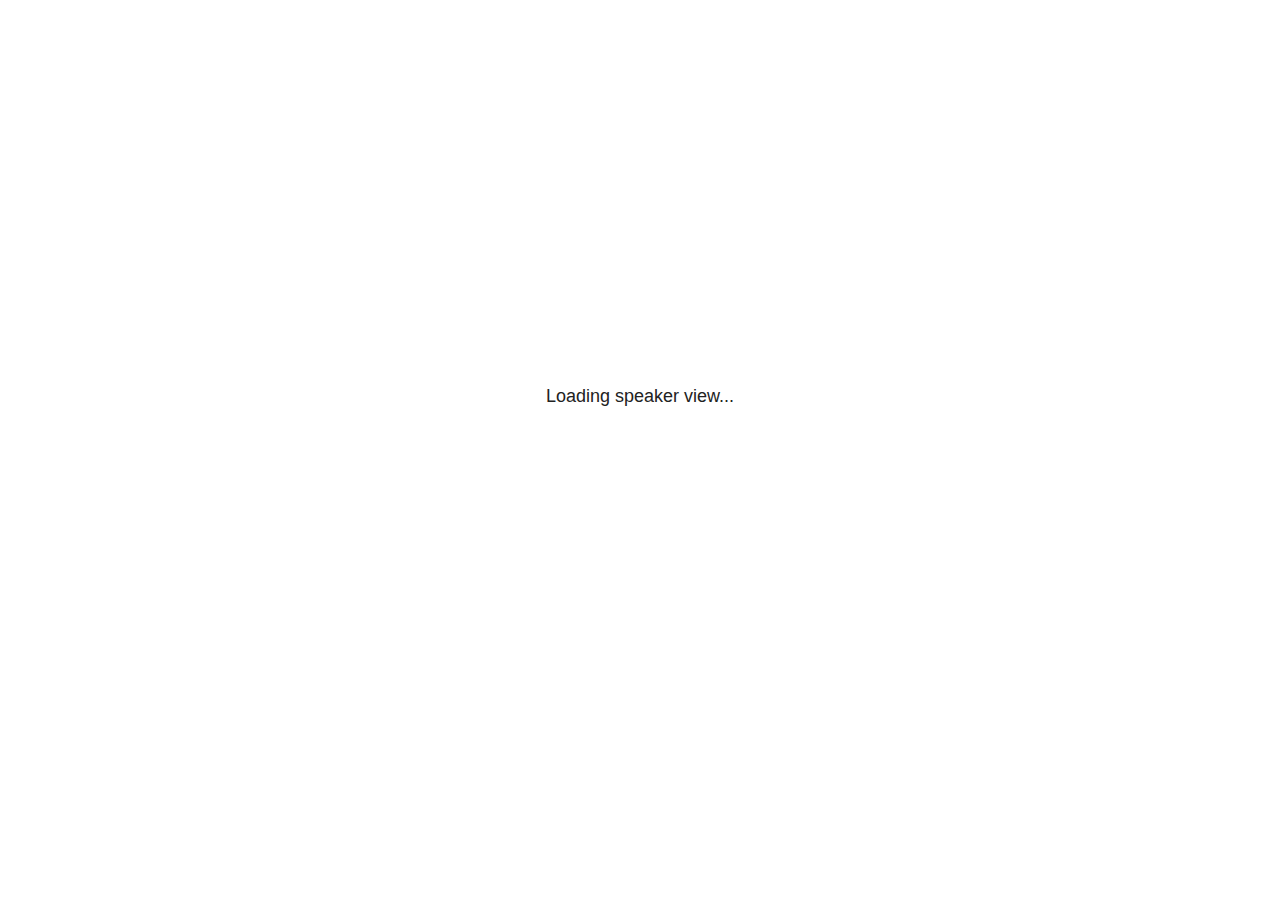
<file: IHcajas_files/libs/revealjs/plugin/notes/speaker-view.html>
<!--
	NOTE: You need to build the notes plugin after making changes to this file.
-->
<html lang="en">
	<head>
		<meta charset="utf-8">

		<title>reveal.js - Speaker View</title>

		<style>
			body {
				font-family: Helvetica;
				font-size: 18px;
			}

			#current-slide,
			#upcoming-slide,
			#speaker-controls {
				padding: 6px;
				box-sizing: border-box;
				-moz-box-sizing: border-box;
			}

			#current-slide iframe,
			#upcoming-slide iframe {
				width: 100%;
				height: 100%;
				border: 1px solid #ddd;
			}

			#current-slide .label,
			#upcoming-slide .label {
				position: absolute;
				top: 10px;
				left: 10px;
				z-index: 2;
			}

			#connection-status {
				position: absolute;
				top: 0;
				left: 0;
				width: 100%;
				height: 100%;
				z-index: 20;
				padding: 30% 20% 20% 20%;
				font-size: 18px;
				color: #222;
				background: #fff;
				text-align: center;
				box-sizing: border-box;
				line-height: 1.4;
			}

			.overlay-element {
				height: 34px;
				line-height: 34px;
				padding: 0 10px;
				text-shadow: none;
				background: rgba( 220, 220, 220, 0.8 );
				color: #222;
				font-size: 14px;
			}

			.overlay-element.interactive:hover {
				background: rgba( 220, 220, 220, 1 );
			}

			#current-slide {
				position: absolute;
				width: 60%;
				height: 100%;
				top: 0;
				left: 0;
				padding-right: 0;
			}

			#upcoming-slide {
				position: absolute;
				width: 40%;
				height: 40%;
				right: 0;
				top: 0;
			}

			/* Speaker controls */
			#speaker-controls {
				position: absolute;
				top: 40%;
				right: 0;
				width: 40%;
				height: 60%;
				overflow: auto;
				font-size: 18px;
			}

				.speaker-controls-time.hidden,
				.speaker-controls-notes.hidden {
					display: none;
				}

				.speaker-controls-time .label,
				.speaker-controls-pace .label,
				.speaker-controls-notes .label {
					text-transform: uppercase;
					font-weight: normal;
					font-size: 0.66em;
					color: #666;
					margin: 0;
				}

				.speaker-controls-time, .speaker-controls-pace {
					border-bottom: 1px solid rgba( 200, 200, 200, 0.5 );
					margin-bottom: 10px;
					padding: 10px 16px;
					padding-bottom: 20px;
					cursor: pointer;
				}

				.speaker-controls-time .reset-button {
					opacity: 0;
					float: right;
					color: #666;
					text-decoration: none;
				}
				.speaker-controls-time:hover .reset-button {
					opacity: 1;
				}

				.speaker-controls-time .timer,
				.speaker-controls-time .clock {
					width: 50%;
				}

				.speaker-controls-time .timer,
				.speaker-controls-time .clock,
				.speaker-controls-time .pacing .hours-value,
				.speaker-controls-time .pacing .minutes-value,
				.speaker-controls-time .pacing .seconds-value {
					font-size: 1.9em;
				}

				.speaker-controls-time .timer {
					float: left;
				}

				.speaker-controls-time .clock {
					float: right;
					text-align: right;
				}

				.speaker-controls-time span.mute {
					opacity: 0.3;
				}

				.speaker-controls-time .pacing-title {
					margin-top: 5px;
				}

				.speaker-controls-time .pacing.ahead {
					color: blue;
				}

				.speaker-controls-time .pacing.on-track {
					color: green;
				}

				.speaker-controls-time .pacing.behind {
					color: red;
				}

				.speaker-controls-notes {
					padding: 10px 16px;
				}

				.speaker-controls-notes .value {
					margin-top: 5px;
					line-height: 1.4;
					font-size: 1.2em;
				}

			/* Layout selector */
			#speaker-layout {
				position: absolute;
				top: 10px;
				right: 10px;
				color: #222;
				z-index: 10;
			}
				#speaker-layout select {
					position: absolute;
					width: 100%;
					height: 100%;
					top: 0;
					left: 0;
					border: 0;
					box-shadow: 0;
					cursor: pointer;
					opacity: 0;

					font-size: 1em;
					background-color: transparent;

					-moz-appearance: none;
					-webkit-appearance: none;
					-webkit-tap-highlight-color: rgba(0, 0, 0, 0);
				}

				#speaker-layout select:focus {
					outline: none;
					box-shadow: none;
				}

			.clear {
				clear: both;
			}

			/* Speaker layout: Wide */
			body[data-speaker-layout="wide"] #current-slide,
			body[data-speaker-layout="wide"] #upcoming-slide {
				width: 50%;
				height: 45%;
				padding: 6px;
			}

			body[data-speaker-layout="wide"] #current-slide {
				top: 0;
				left: 0;
			}

			body[data-speaker-layout="wide"] #upcoming-slide {
				top: 0;
				left: 50%;
			}

			body[data-speaker-layout="wide"] #speaker-controls {
				top: 45%;
				left: 0;
				width: 100%;
				height: 50%;
				font-size: 1.25em;
			}

			/* Speaker layout: Tall */
			body[data-speaker-layout="tall"] #current-slide,
			body[data-speaker-layout="tall"] #upcoming-slide {
				width: 45%;
				height: 50%;
				padding: 6px;
			}

			body[data-speaker-layout="tall"] #current-slide {
				top: 0;
				left: 0;
			}

			body[data-speaker-layout="tall"] #upcoming-slide {
				top: 50%;
				left: 0;
			}

			body[data-speaker-layout="tall"] #speaker-controls {
				padding-top: 40px;
				top: 0;
				left: 45%;
				width: 55%;
				height: 100%;
				font-size: 1.25em;
			}

			/* Speaker layout: Notes only */
			body[data-speaker-layout="notes-only"] #current-slide,
			body[data-speaker-layout="notes-only"] #upcoming-slide {
				display: none;
			}

			body[data-speaker-layout="notes-only"] #speaker-controls {
				padding-top: 40px;
				top: 0;
				left: 0;
				width: 100%;
				height: 100%;
				font-size: 1.25em;
			}

			@media screen and (max-width: 1080px) {
				body[data-speaker-layout="default"] #speaker-controls {
					font-size: 16px;
				}
			}

			@media screen and (max-width: 900px) {
				body[data-speaker-layout="default"] #speaker-controls {
					font-size: 14px;
				}
			}

			@media screen and (max-width: 800px) {
				body[data-speaker-layout="default"] #speaker-controls {
					font-size: 12px;
				}
			}

		</style>
	</head>

	<body>

		<div id="connection-status">Loading speaker view...</div>

		<div id="current-slide"></div>
		<div id="upcoming-slide"><span class="overlay-element label">Upcoming</span></div>
		<div id="speaker-controls">
			<div class="speaker-controls-time">
				<h4 class="label">Time <span class="reset-button">Click to Reset</span></h4>
				<div class="clock">
					<span class="clock-value">0:00 AM</span>
				</div>
				<div class="timer">
					<span class="hours-value">00</span><span class="minutes-value">:00</span><span class="seconds-value">:00</span>
				</div>
				<div class="clear"></div>

				<h4 class="label pacing-title" style="display: none">Pacing – Time to finish current slide</h4>
				<div class="pacing" style="display: none">
					<span class="hours-value">00</span><span class="minutes-value">:00</span><span class="seconds-value">:00</span>
				</div>
			</div>

			<div class="speaker-controls-notes hidden">
				<h4 class="label">Notes</h4>
				<div class="value"></div>
			</div>
		</div>
		<div id="speaker-layout" class="overlay-element interactive">
			<span class="speaker-layout-label"></span>
			<select class="speaker-layout-dropdown"></select>
		</div>

		<script>

			(function() {

				var notes,
					notesValue,
					currentState,
					currentSlide,
					upcomingSlide,
					layoutLabel,
					layoutDropdown,
					pendingCalls = {},
					lastRevealApiCallId = 0,
					connected = false,
					whitelistedWindows = [window.opener];

				var SPEAKER_LAYOUTS = {
					'default': 'Default',
					'wide': 'Wide',
					'tall': 'Tall',
					'notes-only': 'Notes only'
				};

				setupLayout();

				var connectionStatus = document.querySelector( '#connection-status' );
				var connectionTimeout = setTimeout( function() {
					connectionStatus.innerHTML = 'Error connecting to main window.<br>Please try closing and reopening the speaker view.';
				}, 5000 );
;
				window.addEventListener( 'message', function( event ) {

					// Validate the origin of this message to prevent XSS
					if( window.location.origin !== event.origin && whitelistedWindows.indexOf( event.source ) === -1 ) {
						return;
					}

					clearTimeout( connectionTimeout );
					connectionStatus.style.display = 'none';

					var data = JSON.parse( event.data );

					// The overview mode is only useful to the reveal.js instance
					// where navigation occurs so we don't sync it
					if( data.state ) delete data.state.overview;

					// Messages sent by the notes plugin inside of the main window
					if( data && data.namespace === 'reveal-notes' ) {
						if( data.type === 'connect' ) {
							handleConnectMessage( data );
						}
						else if( data.type === 'state' ) {
							handleStateMessage( data );
						}
						else if( data.type === 'return' ) {
							pendingCalls[data.callId](data.result);
							delete pendingCalls[data.callId];
						}
					}
					// Messages sent by the reveal.js inside of the current slide preview
					else if( data && data.namespace === 'reveal' ) {
						if( /ready/.test( data.eventName ) ) {
							// Send a message back to notify that the handshake is complete
							window.opener.postMessage( JSON.stringify({ namespace: 'reveal-notes', type: 'connected'} ), '*' );
						}
						else if( /slidechanged|fragmentshown|fragmenthidden|paused|resumed/.test( data.eventName ) && currentState !== JSON.stringify( data.state ) ) {

							dispatchStateToMainWindow( data.state );

						}
					}

				} );

				/**
				 * Updates the presentation in the main window to match the state
				 * of the presentation in the notes window.
				 */
				const dispatchStateToMainWindow = debounce(( state ) => {
					window.opener.postMessage( JSON.stringify({ method: 'setState', args: [ state ]} ), '*' );
				}, 500);

				/**
				 * Asynchronously calls the Reveal.js API of the main frame.
				 */
				function callRevealApi( methodName, methodArguments, callback ) {

					var callId = ++lastRevealApiCallId;
					pendingCalls[callId] = callback;
					window.opener.postMessage( JSON.stringify( {
						namespace: 'reveal-notes',
						type: 'call',
						callId: callId,
						methodName: methodName,
						arguments: methodArguments
					} ), '*' );

				}

				/**
				 * Called when the main window is trying to establish a
				 * connection.
				 */
				function handleConnectMessage( data ) {

					if( connected === false ) {
						connected = true;

						setupIframes( data );
						setupKeyboard();
						setupNotes();
						setupTimer();
						setupHeartbeat();
					}

				}

				/**
				 * Called when the main window sends an updated state.
				 */
				function handleStateMessage( data ) {

					// Store the most recently set state to avoid circular loops
					// applying the same state
					currentState = JSON.stringify( data.state );

					// No need for updating the notes in case of fragment changes
					if ( data.notes ) {
						notes.classList.remove( 'hidden' );
						notesValue.style.whiteSpace = data.whitespace;
						if( data.markdown ) {
							notesValue.innerHTML = marked( data.notes );
						}
						else {
							notesValue.innerHTML = data.notes;
						}
					}
					else {
						notes.classList.add( 'hidden' );
					}

					// Update the note slides
					currentSlide.contentWindow.postMessage( JSON.stringify({ method: 'setState', args: [ data.state ] }), '*' );
					upcomingSlide.contentWindow.postMessage( JSON.stringify({ method: 'setState', args: [ data.state ] }), '*' );
					upcomingSlide.contentWindow.postMessage( JSON.stringify({ method: 'next' }), '*' );

				}

				// Limit to max one state update per X ms
				handleStateMessage = debounce( handleStateMessage, 200 );

				/**
				 * Forward keyboard events to the current slide window.
				 * This enables keyboard events to work even if focus
				 * isn't set on the current slide iframe.
				 *
				 * Block F5 default handling, it reloads and disconnects
				 * the speaker notes window.
				 */
				function setupKeyboard() {

					document.addEventListener( 'keydown', function( event ) {
						if( event.keyCode === 116 || ( event.metaKey && event.keyCode === 82 ) ) {
							event.preventDefault();
							return false;
						}
						currentSlide.contentWindow.postMessage( JSON.stringify({ method: 'triggerKey', args: [ event.keyCode ] }), '*' );
					} );

				}

				/**
				 * Creates the preview iframes.
				 */
				function setupIframes( data ) {

					var params = [
						'receiver',
						'progress=false',
						'history=false',
						'transition=none',
						'autoSlide=0',
						'backgroundTransition=none'
					].join( '&' );

					var urlSeparator = /\?/.test(data.url) ? '&' : '?';
					var hash = '#/' + data.state.indexh + '/' + data.state.indexv;
					var currentURL = data.url + urlSeparator + params + '&postMessageEvents=true' + hash;
					var upcomingURL = data.url + urlSeparator + params + '&controls=false' + hash;

					currentSlide = document.createElement( 'iframe' );
					currentSlide.setAttribute( 'width', 1280 );
					currentSlide.setAttribute( 'height', 1024 );
					currentSlide.setAttribute( 'src', currentURL );
					document.querySelector( '#current-slide' ).appendChild( currentSlide );

					upcomingSlide = document.createElement( 'iframe' );
					upcomingSlide.setAttribute( 'width', 640 );
					upcomingSlide.setAttribute( 'height', 512 );
					upcomingSlide.setAttribute( 'src', upcomingURL );
					document.querySelector( '#upcoming-slide' ).appendChild( upcomingSlide );

					whitelistedWindows.push( currentSlide.contentWindow, upcomingSlide.contentWindow );

				}

				/**
				 * Setup the notes UI.
				 */
				function setupNotes() {

					notes = document.querySelector( '.speaker-controls-notes' );
					notesValue = document.querySelector( '.speaker-controls-notes .value' );

				}

				/**
				 * We send out a heartbeat at all times to ensure we can
				 * reconnect with the main presentation window after reloads.
				 */
				function setupHeartbeat() {

					setInterval( () => {
						window.opener.postMessage( JSON.stringify({ namespace: 'reveal-notes', type: 'heartbeat'} ), '*' );
					}, 1000 );

				}

				function getTimings( callback ) {

					callRevealApi( 'getSlidesAttributes', [], function ( slideAttributes ) {
						callRevealApi( 'getConfig', [], function ( config ) {
							var totalTime = config.totalTime;
							var minTimePerSlide = config.minimumTimePerSlide || 0;
							var defaultTiming = config.defaultTiming;
							if ((defaultTiming == null) && (totalTime == null)) {
								callback(null);
								return;
							}
							// Setting totalTime overrides defaultTiming
							if (totalTime) {
								defaultTiming = 0;
							}
							var timings = [];
							for ( var i in slideAttributes ) {
								var slide = slideAttributes[ i ];
								var timing = defaultTiming;
								if( slide.hasOwnProperty( 'data-timing' )) {
									var t = slide[ 'data-timing' ];
									timing = parseInt(t);
									if( isNaN(timing) ) {
										console.warn("Could not parse timing '" + t + "' of slide " + i + "; using default of " + defaultTiming);
										timing = defaultTiming;
									}
								}
								timings.push(timing);
							}
							if ( totalTime ) {
								// After we've allocated time to individual slides, we summarize it and
								// subtract it from the total time
								var remainingTime = totalTime - timings.reduce( function(a, b) { return a + b; }, 0 );
								// The remaining time is divided by the number of slides that have 0 seconds
								// allocated at the moment, giving the average time-per-slide on the remaining slides
								var remainingSlides = (timings.filter( function(x) { return x == 0 }) ).length
								var timePerSlide = Math.round( remainingTime / remainingSlides, 0 )
								// And now we replace every zero-value timing with that average
								timings = timings.map( function(x) { return (x==0 ? timePerSlide : x) } );
							}
							var slidesUnderMinimum = timings.filter( function(x) { return (x < minTimePerSlide) } ).length
							if ( slidesUnderMinimum ) {
								message = "The pacing time for " + slidesUnderMinimum + " slide(s) is under the configured minimum of " + minTimePerSlide + " seconds. Check the data-timing attribute on individual slides, or consider increasing the totalTime or minimumTimePerSlide configuration options (or removing some slides).";
								alert(message);
							}
							callback( timings );
						} );
					} );

				}

				/**
				 * Return the number of seconds allocated for presenting
				 * all slides up to and including this one.
				 */
				function getTimeAllocated( timings, callback ) {

					callRevealApi( 'getSlidePastCount', [], function ( currentSlide ) {
						var allocated = 0;
						for (var i in timings.slice(0, currentSlide + 1)) {
							allocated += timings[i];
						}
						callback( allocated );
					} );

				}

				/**
				 * Create the timer and clock and start updating them
				 * at an interval.
				 */
				function setupTimer() {

					var start = new Date(),
					timeEl = document.querySelector( '.speaker-controls-time' ),
					clockEl = timeEl.querySelector( '.clock-value' ),
					hoursEl = timeEl.querySelector( '.hours-value' ),
					minutesEl = timeEl.querySelector( '.minutes-value' ),
					secondsEl = timeEl.querySelector( '.seconds-value' ),
					pacingTitleEl = timeEl.querySelector( '.pacing-title' ),
					pacingEl = timeEl.querySelector( '.pacing' ),
					pacingHoursEl = pacingEl.querySelector( '.hours-value' ),
					pacingMinutesEl = pacingEl.querySelector( '.minutes-value' ),
					pacingSecondsEl = pacingEl.querySelector( '.seconds-value' );

					var timings = null;
					getTimings( function ( _timings ) {

						timings = _timings;
						if (_timings !== null) {
							pacingTitleEl.style.removeProperty('display');
							pacingEl.style.removeProperty('display');
						}

						// Update once directly
						_updateTimer();

						// Then update every second
						setInterval( _updateTimer, 1000 );

					} );


					function _resetTimer() {

						if (timings == null) {
							start = new Date();
							_updateTimer();
						}
						else {
							// Reset timer to beginning of current slide
							getTimeAllocated( timings, function ( slideEndTimingSeconds ) {
								var slideEndTiming = slideEndTimingSeconds * 1000;
								callRevealApi( 'getSlidePastCount', [], function ( currentSlide ) {
									var currentSlideTiming = timings[currentSlide] * 1000;
									var previousSlidesTiming = slideEndTiming - currentSlideTiming;
									var now = new Date();
									start = new Date(now.getTime() - previousSlidesTiming);
									_updateTimer();
								} );
							} );
						}

					}

					timeEl.addEventListener( 'click', function() {
						_resetTimer();
						return false;
					} );

					function _displayTime( hrEl, minEl, secEl, time) {

						var sign = Math.sign(time) == -1 ? "-" : "";
						time = Math.abs(Math.round(time / 1000));
						var seconds = time % 60;
						var minutes = Math.floor( time / 60 ) % 60 ;
						var hours = Math.floor( time / ( 60 * 60 )) ;
						hrEl.innerHTML = sign + zeroPadInteger( hours );
						if (hours == 0) {
							hrEl.classList.add( 'mute' );
						}
						else {
							hrEl.classList.remove( 'mute' );
						}
						minEl.innerHTML = ':' + zeroPadInteger( minutes );
						if (hours == 0 && minutes == 0) {
							minEl.classList.add( 'mute' );
						}
						else {
							minEl.classList.remove( 'mute' );
						}
						secEl.innerHTML = ':' + zeroPadInteger( seconds );
					}

					function _updateTimer() {

						var diff, hours, minutes, seconds,
						now = new Date();

						diff = now.getTime() - start.getTime();

						clockEl.innerHTML = now.toLocaleTimeString( 'en-US', { hour12: true, hour: '2-digit', minute:'2-digit' } );
						_displayTime( hoursEl, minutesEl, secondsEl, diff );
						if (timings !== null) {
							_updatePacing(diff);
						}

					}

					function _updatePacing(diff) {

						getTimeAllocated( timings, function ( slideEndTimingSeconds ) {
							var slideEndTiming = slideEndTimingSeconds * 1000;

							callRevealApi( 'getSlidePastCount', [], function ( currentSlide ) {
								var currentSlideTiming = timings[currentSlide] * 1000;
								var timeLeftCurrentSlide = slideEndTiming - diff;
								if (timeLeftCurrentSlide < 0) {
									pacingEl.className = 'pacing behind';
								}
								else if (timeLeftCurrentSlide < currentSlideTiming) {
									pacingEl.className = 'pacing on-track';
								}
								else {
									pacingEl.className = 'pacing ahead';
								}
								_displayTime( pacingHoursEl, pacingMinutesEl, pacingSecondsEl, timeLeftCurrentSlide );
							} );
						} );
					}

				}

				/**
				 * Sets up the speaker view layout and layout selector.
				 */
				function setupLayout() {

					layoutDropdown = document.querySelector( '.speaker-layout-dropdown' );
					layoutLabel = document.querySelector( '.speaker-layout-label' );

					// Render the list of available layouts
					for( var id in SPEAKER_LAYOUTS ) {
						var option = document.createElement( 'option' );
						option.setAttribute( 'value', id );
						option.textContent = SPEAKER_LAYOUTS[ id ];
						layoutDropdown.appendChild( option );
					}

					// Monitor the dropdown for changes
					layoutDropdown.addEventListener( 'change', function( event ) {

						setLayout( layoutDropdown.value );

					}, false );

					// Restore any currently persisted layout
					setLayout( getLayout() );

				}

				/**
				 * Sets a new speaker view layout. The layout is persisted
				 * in local storage.
				 */
				function setLayout( value ) {

					var title = SPEAKER_LAYOUTS[ value ];

					layoutLabel.innerHTML = 'Layout' + ( title ? ( ': ' + title ) : '' );
					layoutDropdown.value = value;

					document.body.setAttribute( 'data-speaker-layout', value );

					// Persist locally
					if( supportsLocalStorage() ) {
						window.localStorage.setItem( 'reveal-speaker-layout', value );
					}

				}

				/**
				 * Returns the ID of the most recently set speaker layout
				 * or our default layout if none has been set.
				 */
				function getLayout() {

					if( supportsLocalStorage() ) {
						var layout = window.localStorage.getItem( 'reveal-speaker-layout' );
						if( layout ) {
							return layout;
						}
					}

					// Default to the first record in the layouts hash
					for( var id in SPEAKER_LAYOUTS ) {
						return id;
					}

				}

				function supportsLocalStorage() {

					try {
						localStorage.setItem('test', 'test');
						localStorage.removeItem('test');
						return true;
					}
					catch( e ) {
						return false;
					}

				}

				function zeroPadInteger( num ) {

					var str = '00' + parseInt( num );
					return str.substring( str.length - 2 );

				}

				/**
				 * Limits the frequency at which a function can be called.
				 */
				function debounce( fn, ms ) {

					var lastTime = 0,
						timeout;

					return function() {

						var args = arguments;
						var context = this;

						clearTimeout( timeout );

						var timeSinceLastCall = Date.now() - lastTime;
						if( timeSinceLastCall > ms ) {
							fn.apply( context, args );
							lastTime = Date.now();
						}
						else {
							timeout = setTimeout( function() {
								fn.apply( context, args );
								lastTime = Date.now();
							}, ms - timeSinceLastCall );
						}

					}

				}

			})();

		</script>
	</body>
</html>
</file>
<file: site_libs/quarto-html/tippy.css>
.tippy-box[data-animation=fade][data-state=hidden]{opacity:0}[data-tippy-root]{max-width:calc(100vw - 10px)}.tippy-box{position:relative;background-color:#333;color:#fff;border-radius:4px;font-size:14px;line-height:1.4;white-space:normal;outline:0;transition-property:transform,visibility,opacity}.tippy-box[data-placement^=top]>.tippy-arrow{bottom:0}.tippy-box[data-placement^=top]>.tippy-arrow:before{bottom:-7px;left:0;border-width:8px 8px 0;border-top-color:initial;transform-origin:center top}.tippy-box[data-placement^=bottom]>.tippy-arrow{top:0}.tippy-box[data-placement^=bottom]>.tippy-arrow:before{top:-7px;left:0;border-width:0 8px 8px;border-bottom-color:initial;transform-origin:center bottom}.tippy-box[data-placement^=left]>.tippy-arrow{right:0}.tippy-box[data-placement^=left]>.tippy-arrow:before{border-width:8px 0 8px 8px;border-left-color:initial;right:-7px;transform-origin:center left}.tippy-box[data-placement^=right]>.tippy-arrow{left:0}.tippy-box[data-placement^=right]>.tippy-arrow:before{left:-7px;border-width:8px 8px 8px 0;border-right-color:initial;transform-origin:center right}.tippy-box[data-inertia][data-state=visible]{transition-timing-function:cubic-bezier(.54,1.5,.38,1.11)}.tippy-arrow{width:16px;height:16px;color:#333}.tippy-arrow:before{content:"";position:absolute;border-color:transparent;border-style:solid}.tippy-content{position:relative;padding:5px 9px;z-index:1}
</file>
<file: site_libs/quarto-html/quarto-syntax-highlighting.css>
/* quarto syntax highlight colors */
:root {
  --quarto-hl-ot-color: #003B4F;
  --quarto-hl-at-color: #657422;
  --quarto-hl-ss-color: #20794D;
  --quarto-hl-an-color: #5E5E5E;
  --quarto-hl-fu-color: #4758AB;
  --quarto-hl-st-color: #20794D;
  --quarto-hl-cf-color: #003B4F;
  --quarto-hl-op-color: #5E5E5E;
  --quarto-hl-er-color: #AD0000;
  --quarto-hl-bn-color: #AD0000;
  --quarto-hl-al-color: #AD0000;
  --quarto-hl-va-color: #111111;
  --quarto-hl-bu-color: inherit;
  --quarto-hl-ex-color: inherit;
  --quarto-hl-pp-color: #AD0000;
  --quarto-hl-in-color: #5E5E5E;
  --quarto-hl-vs-color: #20794D;
  --quarto-hl-wa-color: #5E5E5E;
  --quarto-hl-do-color: #5E5E5E;
  --quarto-hl-im-color: #00769E;
  --quarto-hl-ch-color: #20794D;
  --quarto-hl-dt-color: #AD0000;
  --quarto-hl-fl-color: #AD0000;
  --quarto-hl-co-color: #5E5E5E;
  --quarto-hl-cv-color: #5E5E5E;
  --quarto-hl-cn-color: #8f5902;
  --quarto-hl-sc-color: #5E5E5E;
  --quarto-hl-dv-color: #AD0000;
  --quarto-hl-kw-color: #003B4F;
}

/* other quarto variables */
:root {
  --quarto-font-monospace: SFMono-Regular, Menlo, Monaco, Consolas, "Liberation Mono", "Courier New", monospace;
}

pre > code.sourceCode > span {
  color: #003B4F;
}

code span {
  color: #003B4F;
}

code.sourceCode > span {
  color: #003B4F;
}

div.sourceCode,
div.sourceCode pre.sourceCode {
  color: #003B4F;
}

code span.ot {
  color: #003B4F;
  font-style: inherit;
}

code span.at {
  color: #657422;
  font-style: inherit;
}

code span.ss {
  color: #20794D;
  font-style: inherit;
}

code span.an {
  color: #5E5E5E;
  font-style: inherit;
}

code span.fu {
  color: #4758AB;
  font-style: inherit;
}

code span.st {
  color: #20794D;
  font-style: inherit;
}

code span.cf {
  color: #003B4F;
  font-style: inherit;
}

code span.op {
  color: #5E5E5E;
  font-style: inherit;
}

code span.er {
  color: #AD0000;
  font-style: inherit;
}

code span.bn {
  color: #AD0000;
  font-style: inherit;
}

code span.al {
  color: #AD0000;
  font-style: inherit;
}

code span.va {
  color: #111111;
  font-style: inherit;
}

code span.bu {
  font-style: inherit;
}

code span.ex {
  font-style: inherit;
}

code span.pp {
  color: #AD0000;
  font-style: inherit;
}

code span.in {
  color: #5E5E5E;
  font-style: inherit;
}

code span.vs {
  color: #20794D;
  font-style: inherit;
}

code span.wa {
  color: #5E5E5E;
  font-style: italic;
}

code span.do {
  color: #5E5E5E;
  font-style: italic;
}

code span.im {
  color: #00769E;
  font-style: inherit;
}

code span.ch {
  color: #20794D;
  font-style: inherit;
}

code span.dt {
  color: #AD0000;
  font-style: inherit;
}

code span.fl {
  color: #AD0000;
  font-style: inherit;
}

code span.co {
  color: #5E5E5E;
  font-style: inherit;
}

code span.cv {
  color: #5E5E5E;
  font-style: italic;
}

code span.cn {
  color: #8f5902;
  font-style: inherit;
}

code span.sc {
  color: #5E5E5E;
  font-style: inherit;
}

code span.dv {
  color: #AD0000;
  font-style: inherit;
}

code span.kw {
  color: #003B4F;
  font-style: inherit;
}

.prevent-inlining {
  content: "</";
}

/*# sourceMappingURL=debc5d5d77c3f9108843748ff7464032.css.map */
</file>
